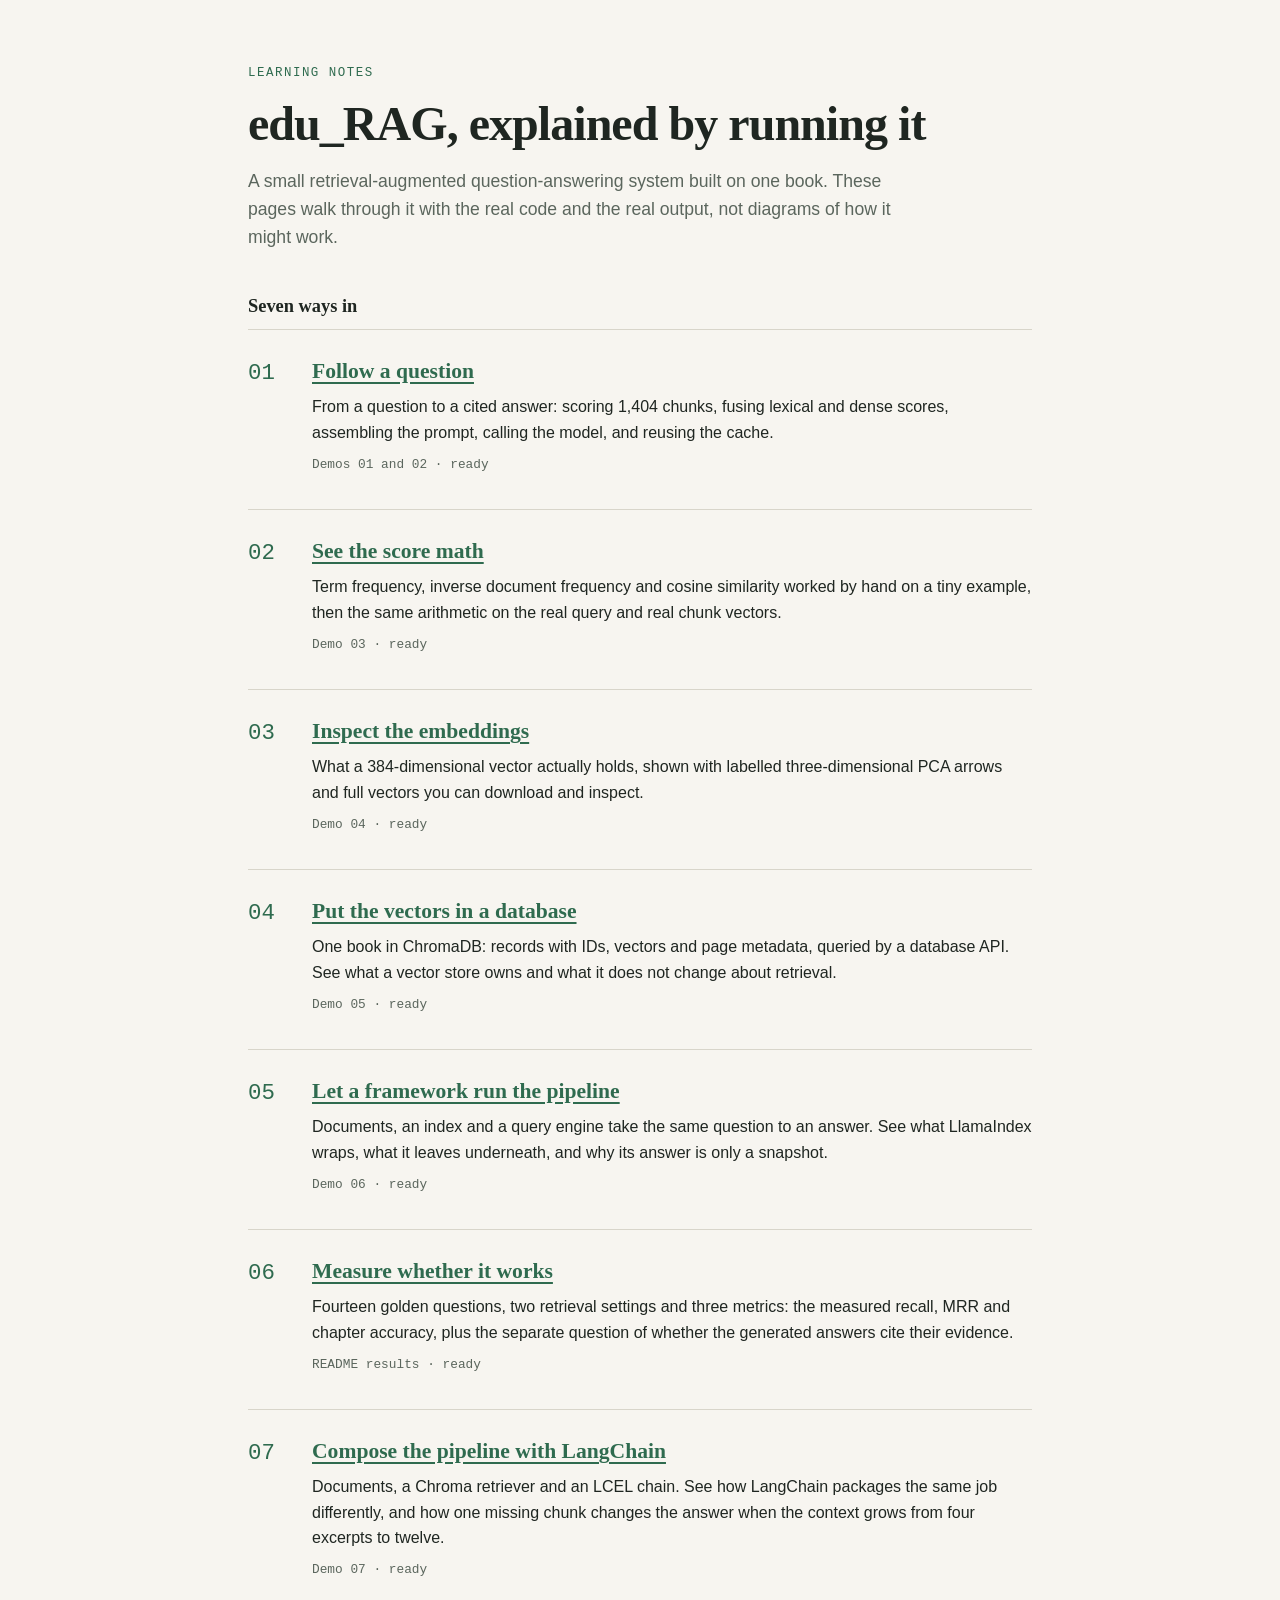
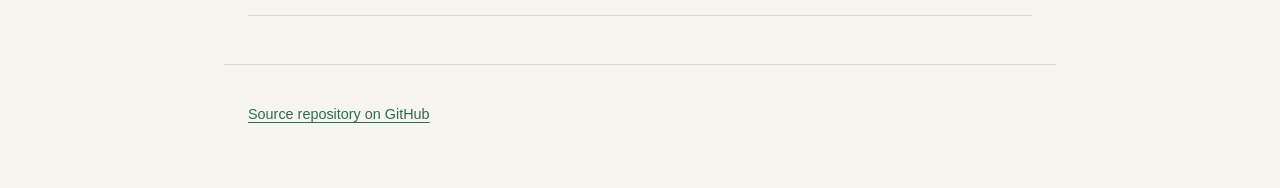
<file: docs/index.html>
<!DOCTYPE html>
<html lang="en">
<head>
  <meta charset="utf-8">
  <meta name="viewport" content="width=device-width, initial-scale=1">
  <title>edu_RAG — learning site</title>
  <link rel="stylesheet" href="style.css">
</head>
<body>
  <header class="masthead">
    <p class="eyebrow">Learning notes</p>
    <h1>edu_RAG, explained by running it</h1>
    <p class="lede">A small retrieval-augmented question-answering system built on one book. These pages walk through it with the real code and the real output, not diagrams of how it might work.</p>
  </header>

  <main>
    <h2 class="section-title">Seven ways in</h2>
    <ol class="modules">
      <li class="module">
        <span class="module-number" aria-hidden="true">01</span>
        <div class="module-body">
          <h3><a href="01-flow.html">Follow a question</a></h3>
          <p>From a question to a cited answer: scoring 1,404 chunks, fusing lexical and dense scores, assembling the prompt, calling the model, and reusing the cache.</p>
          <p class="module-meta">Demos 01 and 02 · ready</p>
        </div>
      </li>
      <li class="module">
        <span class="module-number" aria-hidden="true">02</span>
        <div class="module-body">
          <h3><a href="02-math.html">See the score math</a></h3>
          <p>Term frequency, inverse document frequency and cosine similarity worked by hand on a tiny example, then the same arithmetic on the real query and real chunk vectors.</p>
          <p class="module-meta">Demo 03 · ready</p>
        </div>
      </li>
      <li class="module">
        <span class="module-number" aria-hidden="true">03</span>
        <div class="module-body">
          <h3><a href="03-embeddings.html">Inspect the embeddings</a></h3>
          <p>What a 384-dimensional vector actually holds, shown with labelled three-dimensional PCA arrows and full vectors you can download and inspect.</p>
          <p class="module-meta">Demo 04 · ready</p>
        </div>
      </li>
      <li class="module">
        <span class="module-number" aria-hidden="true">04</span>
        <div class="module-body">
          <h3><a href="04-vector-store.html">Put the vectors in a database</a></h3>
          <p>One book in ChromaDB: records with IDs, vectors and page metadata, queried by a database API. See what a vector store owns and what it does not change about retrieval.</p>
          <p class="module-meta">Demo 05 · ready</p>
        </div>
      </li>
      <li class="module">
        <span class="module-number" aria-hidden="true">05</span>
        <div class="module-body">
          <h3><a href="05-llamaindex.html">Let a framework run the pipeline</a></h3>
          <p>Documents, an index and a query engine take the same question to an answer. See what LlamaIndex wraps, what it leaves underneath, and why its answer is only a snapshot.</p>
          <p class="module-meta">Demo 06 · ready</p>
        </div>
      </li>
      <li class="module">
        <span class="module-number" aria-hidden="true">06</span>
        <div class="module-body">
          <h3><a href="06-evaluation.html">Measure whether it works</a></h3>
          <p>Fourteen golden questions, two retrieval settings and three metrics: the measured recall, MRR and chapter accuracy, plus the separate question of whether the generated answers cite their evidence.</p>
          <p class="module-meta">README results · ready</p>
        </div>
      </li>
      <li class="module">
        <span class="module-number" aria-hidden="true">07</span>
        <div class="module-body">
          <h3><a href="07-langchain.html">Compose the pipeline with LangChain</a></h3>
          <p>Documents, a Chroma retriever and an LCEL chain. See how LangChain packages the same job differently, and how one missing chunk changes the answer when the context grows from four excerpts to twelve.</p>
          <p class="module-meta">Demo 07 · ready</p>
        </div>
      </li>
    </ol>
  </main>

  <footer class="footer">
    <p><a href="https://github.com/Santhust/edu_RAG">Source repository on GitHub</a></p>
  </footer>
</body>
</html>
</file>
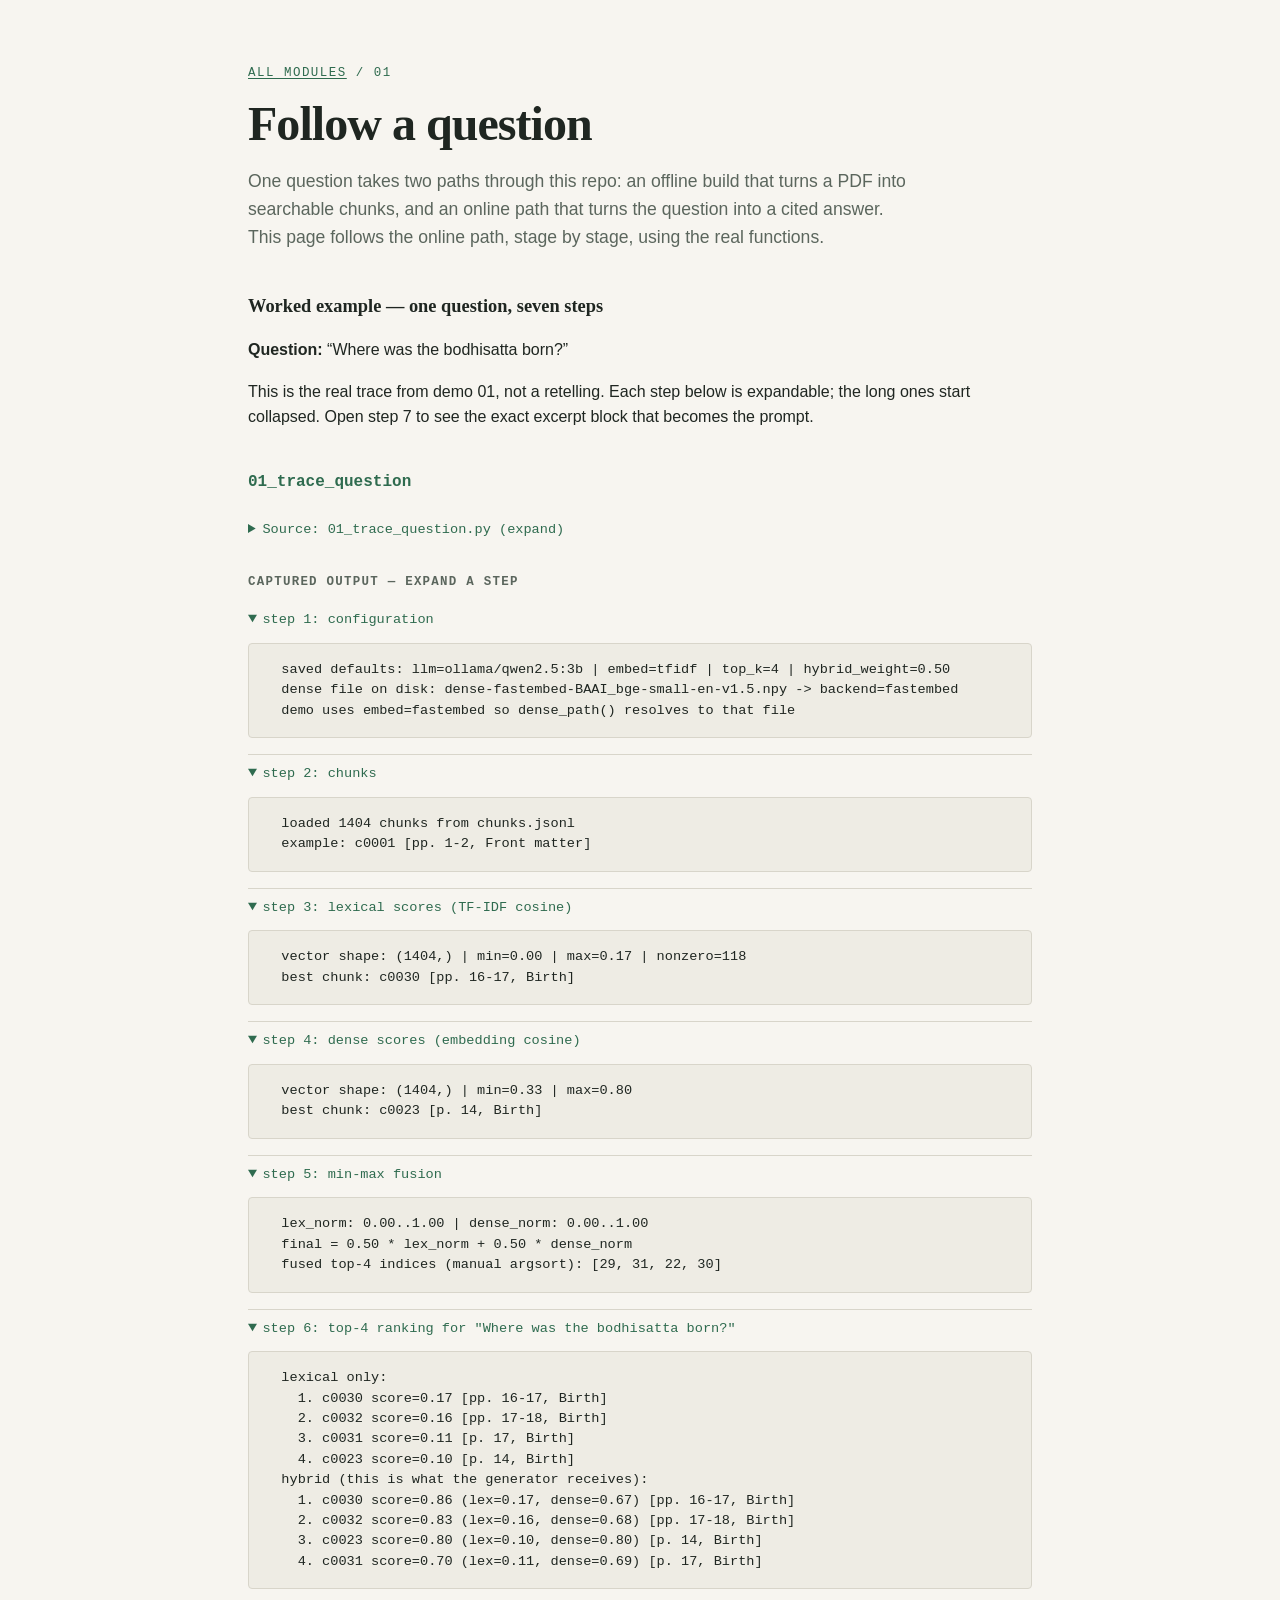
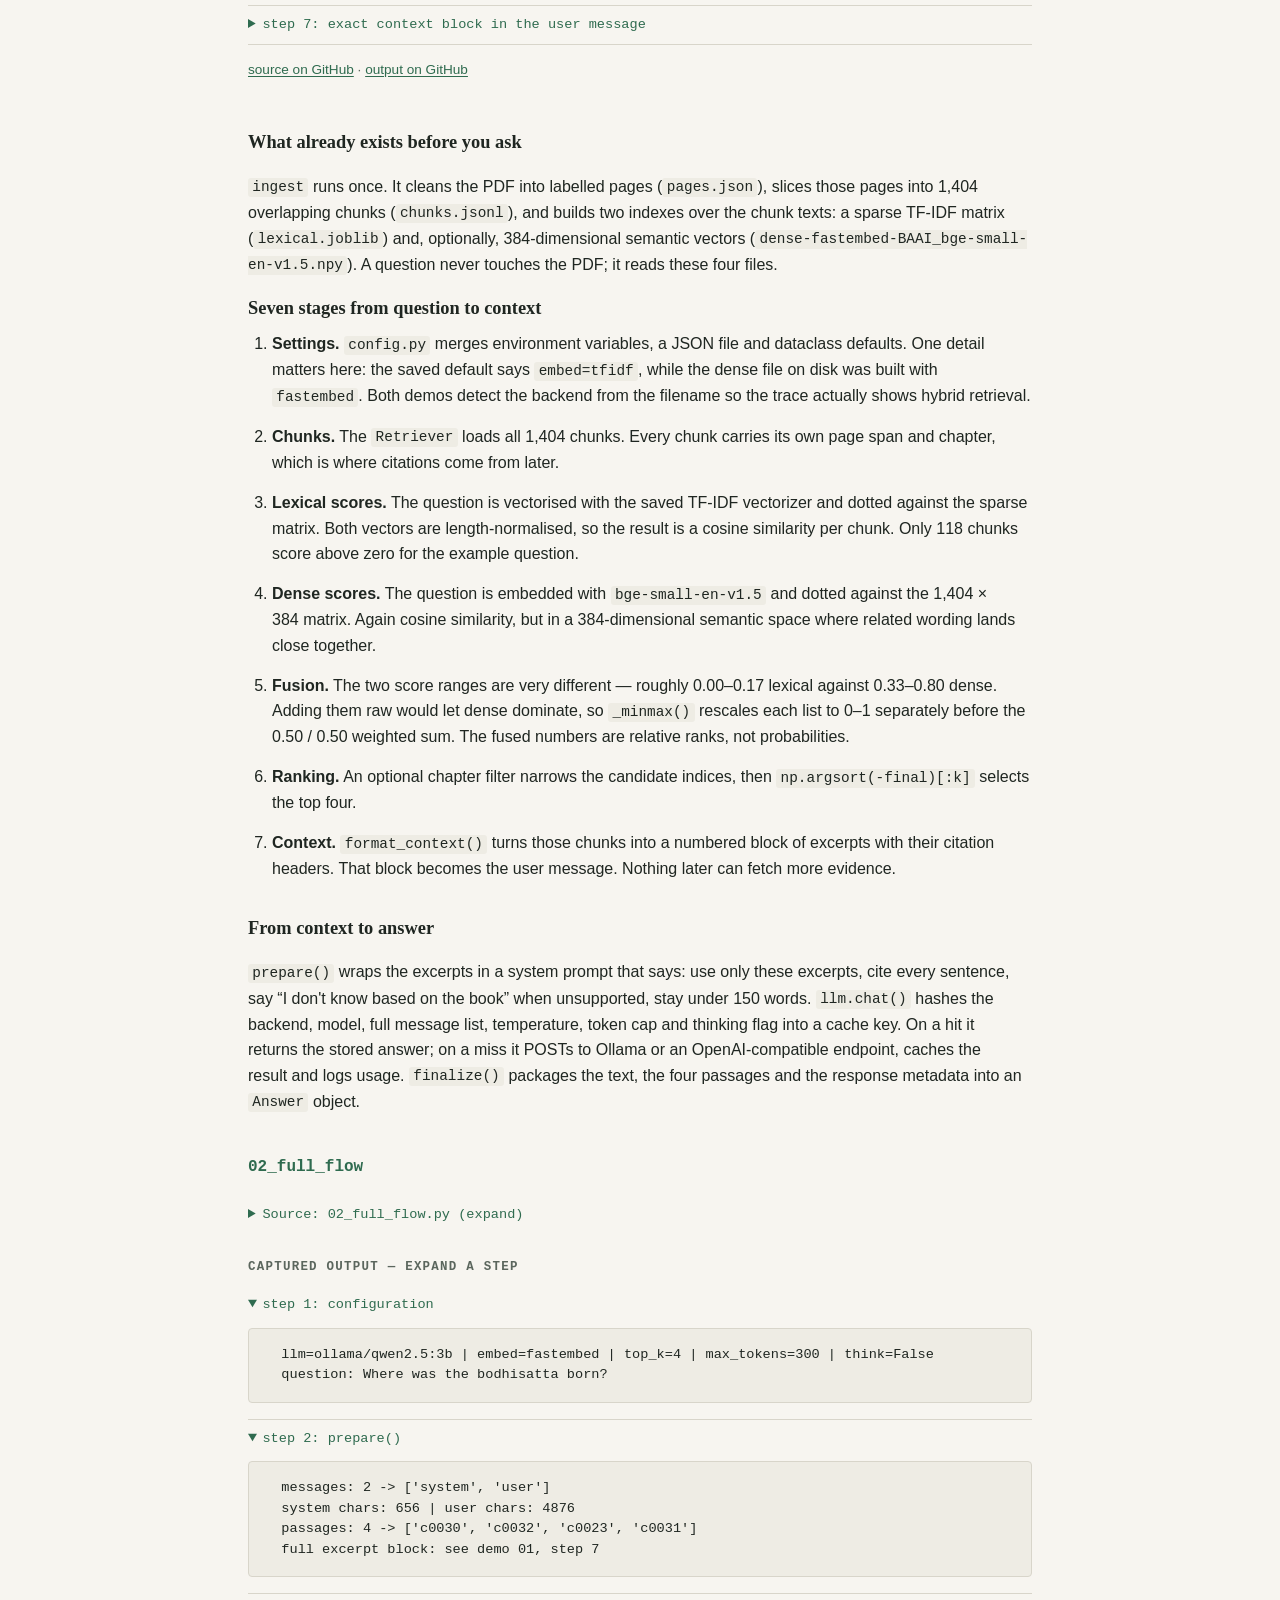
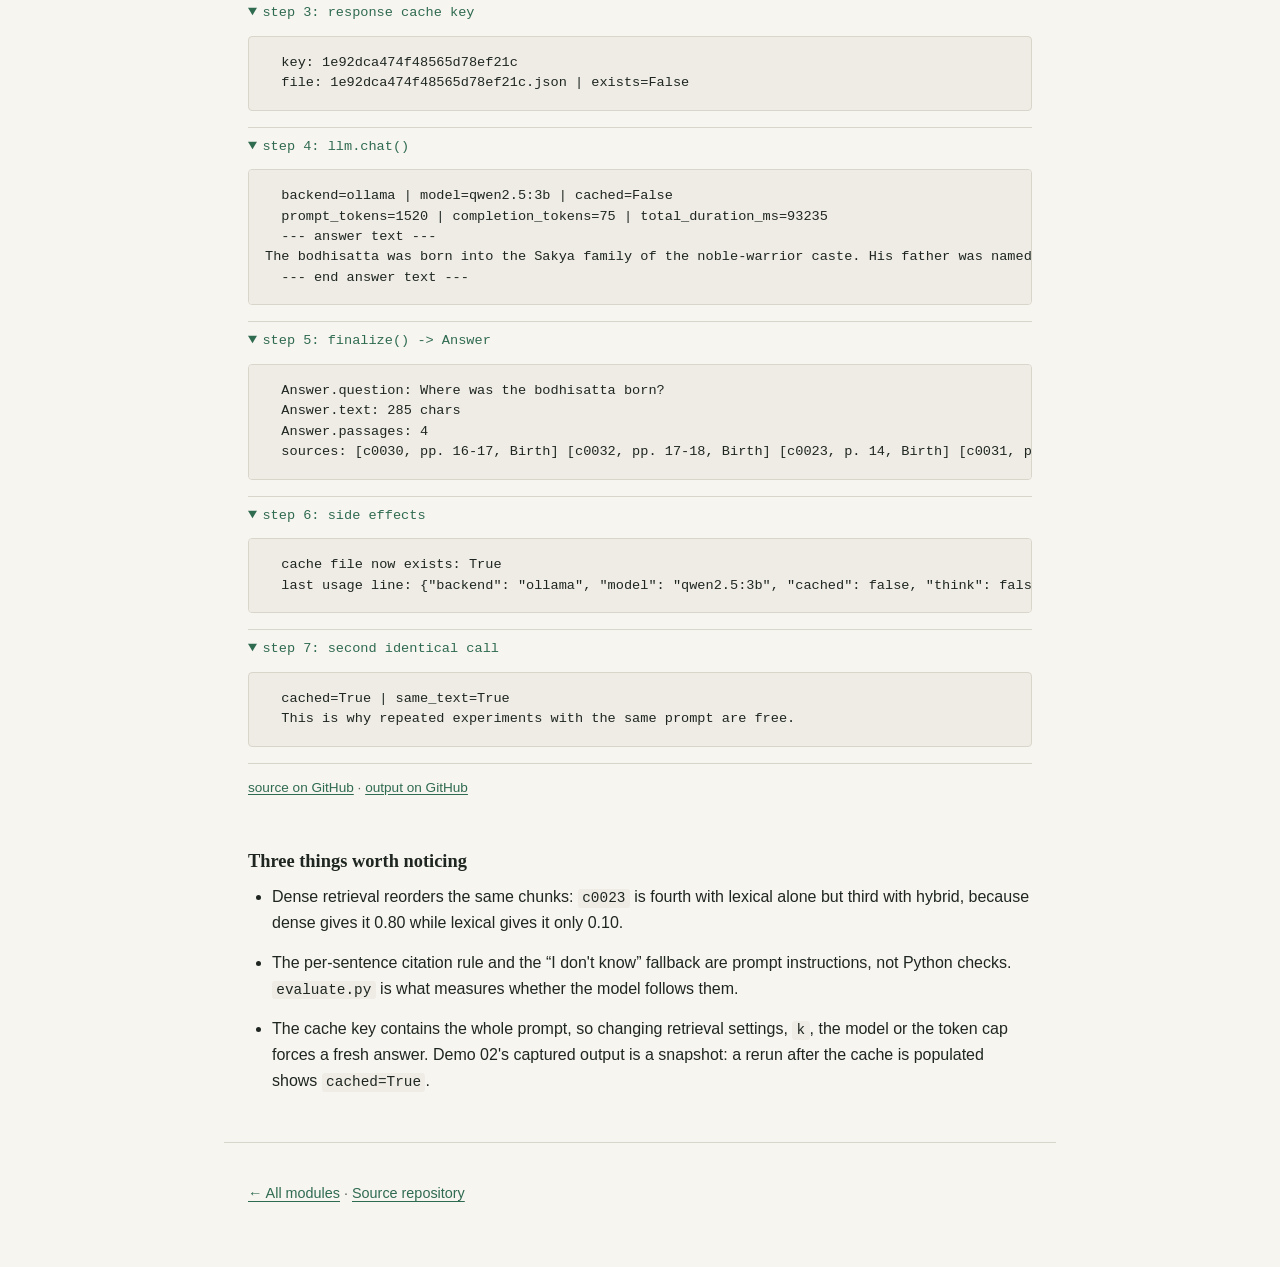
<file: docs/01-flow.html>
<!DOCTYPE html>
<html lang="en">
<head>
  <meta charset="utf-8">
  <meta name="viewport" content="width=device-width, initial-scale=1">
  <title>01 — Follow a question · edu_RAG</title>
  <link rel="stylesheet" href="style.css">
</head>
<body>
  <header class="masthead">
    <p class="eyebrow"><a href="index.html">All modules</a> / 01</p>
    <h1>Follow a question</h1>
    <p class="lede">One question takes two paths through this repo: an offline build that turns a PDF into searchable chunks, and an online path that turns the question into a cited answer. This page follows the online path, stage by stage, using the real functions.</p>
  </header>

  <main>
    <section class="demo-intro">
      <h2 class="section-title">Worked example — one question, seven steps</h2>
      <p><strong>Question:</strong> “Where was the bodhisatta born?”</p>
      <p>This is the real trace from demo 01, not a retelling. Each step below is expandable; the long ones start collapsed. Open step 7 to see the exact excerpt block that becomes the prompt.</p>
    </section>
    <section class="demo">
  <h2>01_trace_question</h2>
  <details class="demo-source">
    <summary>Source: 01_trace_question.py (expand)</summary>
    <pre><code class="language-python"><span class="tok-string">&quot;&quot;&quot;Trace one question through retrieval without calling an LLM.

Step 1: read saved Settings, then find the dense index actually on disk.
Step 2: load the chunks that every score refers back to.
Step 3: score the question with TF-IDF (sparse, lexical).
Step 4: score it with fastembed (dense, semantic) when a dense index exists.
Step 5: min-max both score lists, then fuse with hybrid_weight.
Step 6: rank top-k; print lexical-only beside the mode the generator gets.
Step 7: print the exact numbered excerpt block that becomes the user message.

Run from the repo root:
    .venv/bin/python demos/01_trace_question.py
    .venv/bin/python demos/01_trace_question.py &quot;What did Asita see?&quot;

Scores are cosine similarities rounded to 2 decimals for readability.
Fused scores are relative ranks, not probabilities. No chat model is called.
&quot;&quot;&quot;</span>

<span class="tok-keyword">import</span> sys
<span class="tok-keyword">from</span> pathlib <span class="tok-keyword">import</span> Path

sys.path.insert(<span class="tok-number">0</span>, <span class="tok-builtin">str</span>(Path(__file__).resolve().parent.parent))

<span class="tok-keyword">import</span> numpy <span class="tok-keyword">as</span> np

<span class="tok-keyword">from</span> rag.config <span class="tok-keyword">import</span> Settings
<span class="tok-keyword">from</span> rag.generate <span class="tok-keyword">import</span> SYSTEM_WITH_CONTEXT, format_context
<span class="tok-keyword">from</span> rag.index <span class="tok-keyword">import</span> DenseIndex, LexicalIndex
<span class="tok-keyword">from</span> rag.retrieve <span class="tok-keyword">import</span> Retriever, _minmax

QUESTION = sys.argv[<span class="tok-number">1</span>] <span class="tok-keyword">if</span> <span class="tok-builtin">len</span>(sys.argv) &gt; <span class="tok-number">1</span> <span class="tok-keyword">else</span> <span class="tok-string">&quot;Where was the bodhisatta born?&quot;</span>

settings = Settings.load()
<span class="tok-builtin">print</span>(<span class="tok-string">&quot;== step 1: configuration ==&quot;</span>)
<span class="tok-builtin">print</span>(
    f&quot;  saved defaults: llm={settings.llm_backend}/{settings.llm_model} | &quot;
    f&quot;embed={settings.embed_backend} | top_k={settings.top_k} | &quot;
    f&quot;hybrid_weight={settings.hybrid_weight:.2f}&quot;
)

dense_files = <span class="tok-builtin">sorted</span>(settings.index_dir.glob(<span class="tok-string">&quot;dense-*.npy&quot;</span>))
has_dense = <span class="tok-builtin">bool</span>(dense_files)
<span class="tok-keyword">if</span> has_dense:
    backend = dense_files[<span class="tok-number">0</span>].stem.removeprefix(<span class="tok-string">&quot;dense-&quot;</span>).split(<span class="tok-string">&quot;-&quot;</span>)[<span class="tok-number">0</span>]
    <span class="tok-builtin">print</span>(f&quot;  dense file on disk: {dense_files[<span class="tok-number">0</span>].name} -&gt; backend={backend}&quot;)
    settings = settings.overrides(embed_backend=backend)
    <span class="tok-builtin">print</span>(f&quot;  demo uses embed={settings.embed_backend} so dense_path() resolves to that file&quot;)
<span class="tok-keyword">else</span>:
    <span class="tok-builtin">print</span>(<span class="tok-string">&quot;  no dense-*.npy found: this demo will run lexical only&quot;</span>)

retriever = Retriever(settings)
chunks = retriever.chunks
<span class="tok-builtin">print</span>(<span class="tok-string">&quot;\n== step 2: chunks ==&quot;</span>)
<span class="tok-builtin">print</span>(f&quot;  loaded {<span class="tok-builtin">len</span>(chunks)} chunks from {settings.chunks_path.name}&quot;)
<span class="tok-builtin">print</span>(f&quot;  example: {chunks[<span class="tok-number">0</span>].<span class="tok-builtin">id</span>} [{chunks[<span class="tok-number">0</span>].citation}]&quot;)

lexical = LexicalIndex(settings).load()
lex_scores = lexical.scores(QUESTION)
best_lex = <span class="tok-builtin">int</span>(lex_scores.argmax())
<span class="tok-builtin">print</span>(<span class="tok-string">&quot;\n== step 3: lexical scores (TF-IDF cosine) ==&quot;</span>)
<span class="tok-builtin">print</span>(
    f&quot;  vector shape: {lex_scores.shape} | min={lex_scores.<span class="tok-builtin">min</span>():.2f} | &quot;
    f&quot;max={lex_scores.<span class="tok-builtin">max</span>():.2f} | nonzero={<span class="tok-builtin">int</span>((lex_scores &gt; <span class="tok-number">0</span>).<span class="tok-builtin">sum</span>())}&quot;
)
<span class="tok-builtin">print</span>(f&quot;  best chunk: {chunks[best_lex].<span class="tok-builtin">id</span>} [{chunks[best_lex].citation}]&quot;)

<span class="tok-keyword">if</span> has_dense:
    dense = DenseIndex(settings).load()
    dense_scores = dense.scores(QUESTION)
    best_dense = <span class="tok-builtin">int</span>(dense_scores.argmax())
    <span class="tok-builtin">print</span>(<span class="tok-string">&quot;\n== step 4: dense scores (embedding cosine) ==&quot;</span>)
    <span class="tok-builtin">print</span>(
        f&quot;  vector shape: {dense_scores.shape} | min={dense_scores.<span class="tok-builtin">min</span>():.2f} | &quot;
        f&quot;max={dense_scores.<span class="tok-builtin">max</span>():.2f}&quot;
    )
    <span class="tok-builtin">print</span>(f&quot;  best chunk: {chunks[best_dense].<span class="tok-builtin">id</span>} [{chunks[best_dense].citation}]&quot;)
<span class="tok-keyword">else</span>:
    dense_scores = <span class="tok-keyword">None</span>
    <span class="tok-builtin">print</span>(<span class="tok-string">&quot;\n== step 4: dense scores ==&quot;</span>)
    <span class="tok-builtin">print</span>(<span class="tok-string">&quot;  skipped: no dense index file for this embed backend&quot;</span>)

k = settings.top_k
<span class="tok-keyword">if</span> dense_scores <span class="tok-keyword">is</span> <span class="tok-keyword">None</span>:
    final = lex_scores
    <span class="tok-builtin">print</span>(<span class="tok-string">&quot;\n== step 5: no fusion; lexical scores are the final scores ==&quot;</span>)
<span class="tok-keyword">else</span>:
    lex_norm = _minmax(lex_scores)
    dense_norm = _minmax(dense_scores)
    weight = settings.hybrid_weight
    final = (<span class="tok-number">1</span> - weight) * lex_norm + weight * dense_norm
    <span class="tok-builtin">print</span>(<span class="tok-string">&quot;\n== step 5: min-max fusion ==&quot;</span>)
    <span class="tok-builtin">print</span>(
        f&quot;  lex_norm: {lex_norm.<span class="tok-builtin">min</span>():.2f}..{lex_norm.<span class="tok-builtin">max</span>():.2f} | &quot;
        f&quot;dense_norm: {dense_norm.<span class="tok-builtin">min</span>():.2f}..{dense_norm.<span class="tok-builtin">max</span>():.2f}&quot;
    )
    <span class="tok-builtin">print</span>(f&quot;  final = {<span class="tok-number">1</span> - weight:.2f} * lex_norm + {weight:.2f} * dense_norm&quot;)
<span class="tok-builtin">print</span>(f&quot;  fused top-{k} indices (manual argsort): {np.argsort(-final)[:k].tolist()}&quot;)

lexical_results = retriever.search(QUESTION, k=k, mode=<span class="tok-string">&quot;lexical&quot;</span>)
mode = <span class="tok-string">&quot;hybrid&quot;</span> <span class="tok-keyword">if</span> has_dense <span class="tok-keyword">else</span> <span class="tok-string">&quot;lexical&quot;</span>
results = retriever.search(QUESTION, k=k, mode=mode)
<span class="tok-builtin">print</span>(f&quot;\n== step 6: top-{k} ranking for \&quot;{QUESTION}\&quot; ==&quot;)
<span class="tok-builtin">print</span>(<span class="tok-string">&quot;  lexical only:&quot;</span>)
<span class="tok-keyword">for</span> rank, item <span class="tok-keyword">in</span> <span class="tok-builtin">enumerate</span>(lexical_results, start=<span class="tok-number">1</span>):
    <span class="tok-builtin">print</span>(f&quot;    {rank}. {item.chunk.<span class="tok-builtin">id</span>} score={item.score:.2f} [{item.chunk.citation}]&quot;)
<span class="tok-builtin">print</span>(f&quot;  {mode} (this is what the generator receives):&quot;)
<span class="tok-keyword">for</span> rank, item <span class="tok-keyword">in</span> <span class="tok-builtin">enumerate</span>(results, start=<span class="tok-number">1</span>):
    dense_text = <span class="tok-string">&quot;-&quot;</span> <span class="tok-keyword">if</span> item.dense <span class="tok-keyword">is</span> <span class="tok-keyword">None</span> <span class="tok-keyword">else</span> f&quot;{item.dense:.2f}&quot;
    <span class="tok-builtin">print</span>(
        f&quot;    {rank}. {item.chunk.<span class="tok-builtin">id</span>} score={item.score:.2f} &quot;
        f&quot;(lex={item.lexical:.2f}, dense={dense_text}) [{item.chunk.citation}]&quot;
    )

context = format_context(results)
user_message = f&quot;Question: {QUESTION}\n\nExcerpts:\n{context}&quot;
<span class="tok-builtin">print</span>(<span class="tok-string">&quot;\n== step 7: exact context block in the user message ==&quot;</span>)
<span class="tok-builtin">print</span>(f&quot;  system prompt: {<span class="tok-builtin">len</span>(SYSTEM_WITH_CONTEXT)} chars | user message: {<span class="tok-builtin">len</span>(user_message)} chars&quot;)
<span class="tok-builtin">print</span>(<span class="tok-string">&quot;  --- begin context ---&quot;</span>)
<span class="tok-builtin">print</span>(context)
<span class="tok-builtin">print</span>(<span class="tok-string">&quot;  --- end context ---&quot;</span>)
<span class="tok-builtin">print</span>(<span class="tok-string">&quot;  No LLM call here. llm.chat() would POST these two messages next.&quot;</span>)
</code></pre>
  </details>
  <h3>Captured output — expand a step</h3>
  <details class="trace-step" open>
  <summary>step 1: configuration</summary>
  <pre>  saved defaults: llm=ollama/qwen2.5:3b | embed=tfidf | top_k=4 | hybrid_weight=0.50
  dense file on disk: dense-fastembed-BAAI_bge-small-en-v1.5.npy -&gt; backend=fastembed
  demo uses embed=fastembed so dense_path() resolves to that file</pre>
</details>

<details class="trace-step" open>
  <summary>step 2: chunks</summary>
  <pre>  loaded 1404 chunks from chunks.jsonl
  example: c0001 [pp. 1-2, Front matter]</pre>
</details>

<details class="trace-step" open>
  <summary>step 3: lexical scores (TF-IDF cosine)</summary>
  <pre>  vector shape: (1404,) | min=0.00 | max=0.17 | nonzero=118
  best chunk: c0030 [pp. 16-17, Birth]</pre>
</details>

<details class="trace-step" open>
  <summary>step 4: dense scores (embedding cosine)</summary>
  <pre>  vector shape: (1404,) | min=0.33 | max=0.80
  best chunk: c0023 [p. 14, Birth]</pre>
</details>

<details class="trace-step" open>
  <summary>step 5: min-max fusion</summary>
  <pre>  lex_norm: 0.00..1.00 | dense_norm: 0.00..1.00
  final = 0.50 * lex_norm + 0.50 * dense_norm
  fused top-4 indices (manual argsort): [29, 31, 22, 30]</pre>
</details>

<details class="trace-step" open>
  <summary>step 6: top-4 ranking for &quot;Where was the bodhisatta born?&quot;</summary>
  <pre>  lexical only:
    1. c0030 score=0.17 [pp. 16-17, Birth]
    2. c0032 score=0.16 [pp. 17-18, Birth]
    3. c0031 score=0.11 [p. 17, Birth]
    4. c0023 score=0.10 [p. 14, Birth]
  hybrid (this is what the generator receives):
    1. c0030 score=0.86 (lex=0.17, dense=0.67) [pp. 16-17, Birth]
    2. c0032 score=0.83 (lex=0.16, dense=0.68) [pp. 17-18, Birth]
    3. c0023 score=0.80 (lex=0.10, dense=0.80) [p. 14, Birth]
    4. c0031 score=0.70 (lex=0.11, dense=0.69) [p. 17, Birth]</pre>
</details>

<details class="trace-step">
  <summary>step 7: exact context block in the user message</summary>
  <pre>  system prompt: 656 chars | user message: 4876 chars
  --- begin context ---
[1] [pp. 16-17, Birth] (section: Birth, id: c0030)
strung a blue, yellow, red, white, or beige thread. And then a man of good
eyesight, taking it in his hand, would contemplate it: “This is a beryl gem,
beautiful, radiant, eight-faceted, well cut &amp; polished, and through it is strung
a blue, yellow, red, white, or beige thread.” In the same way, when the
bodhisatta had alighted in his mother’s womb, the bodhisatta’s mother
experienced no illness. She was happy and unafflicted in body. And she saw
the bodhisatta within her womb with all his limbs and no inferior
faculties.’…
    “…‘When the bodhisatta had been born seven days, the bodhisatta’s
mother passed away and reappeared in the Tusita host.’…
    “…‘Whereas other women give birth after nurturing the fetus in the
womb between nine and ten lunar months, that’s not how the bodhisatta’s
mother gave birth to the bodhisatta. After nurturing the bodhisatta in her
womb exactly ten lunar months, the bodhisatta’s mother gave birth.’…
    “…‘Whereas other women give birth while sitting or lying down, that’s
not how the bodhisatta’s mother gave birth to the bodhisatta. The
bodhisatta’s mother gave birth to the bodhisatta while standing.’…

[2] [pp. 17-18, Birth] (section: Birth, id: c0032)
mucus, unsullied by blood, unsullied by lymph: pure, very pure.’…
    “…‘When the bodhisatta left his mother’s womb, two streams of water
appeared from the sky—one cool, the other warm—to wash the bodhisatta
and his mother.’…
    “…‘As soon as the bodhisatta was born, he stood steadily with his feet on
the ground and, facing north, took seven steps while a white parasol was
held over him. Surveying all the directions, he made a bellowing statement:
“I am the foremost of the world. I am chief of the world. I am the best of the
world.”’ …
    “In the Blessed One’s presence, lord, I have heard this, in the Blessed
One’s presence I have learned this: ‘When the bodhisatta left his mother’s
womb, a great, measureless radiance surpassing the effulgence of the devas
appeared in the cosmos with its devas, Māras, &amp; Brahmās, in this generation
with its contemplatives &amp; brahmans, its royalty &amp; common people. Even in
the intercosmic void of the unrestrained darkness, pitch-black darkness,
where even the light of the sun &amp; moon—so mighty, so powerful—doesn’t
reach, even there the great, measureless radiance surpassing the effulgence

[3] [p. 14, Birth] (section: Birth, id: c0023)
PROLOGUE

      Birth
      The bodhisatta, or Buddha-to-be, was born into the Sakya family of
   the noble-warrior caste. The Sakyan capital city, Kapilavatthu, was
   located in the northwest of the Ariyan world—the middle Ganges
   valley. 1 The following passage states that the bodhisatta’s father was a
   king (rājan), but it has to be borne in mind that this title was used not
   only by rulers who would count as “king” in the modern sense, but also
   by the oligarchs in oligarchic republics. Other passages in the Canon
   indicate that the Sakyan lands were actually organized as such a
   republic, with one of the oligarchs exercising a limited rulership over
   the others. This would mean that the bodhisatta’s father was at least a
   member of the Sakyan ruling class, and may have acted as its chief.

   “Monks, as for me in the present: My father was named King
Suddhodana. My mother, the giver of birth, was named Queen Māyā. Our
capital city was named Kapilavatthu.” — DN 14
      Although the Canon’s descriptions of the bodhisatta’s early life are
   considerably more restrained than many of the accounts found in later

[4] [p. 17, Birth] (section: Birth, id: c0031)
“…‘Whereas other women give birth while sitting or lying down, that’s
not how the bodhisatta’s mother gave birth to the bodhisatta. The
bodhisatta’s mother gave birth to the bodhisatta while standing.’…
    “…‘When the bodhisatta left his mother’s womb, devas received him rst,
and then human beings.’…
    “…‘When the bodhisatta left his mother’s womb but before he reached
the ground, four male devas received him and set him in front of his mother,
(saying,) “Be grati ed, O queen. A son of great in uence has been born to
you.”’ …
    “…‘When the bodhisatta left his mother’s womb, he left it immaculate,
unsullied by uid, unsullied by mucus, unsullied by blood, unsullied by
lymph: pure, very pure. Just as when a gemstone is placed on Kāsi cloth,
neither would the gemstone sully the cloth, nor the cloth the gemstone. Why
is that? Because of the purity of both. In the same way, when the bodhisatta
left his mother’s womb, he left it immaculate, unsullied by uid, unsullied by
mucus, unsullied by blood, unsullied by lymph: pure, very pure.’…
    “…‘When the bodhisatta left his mother’s womb, two streams of water
appeared from the sky—one cool, the other warm—to wash the bodhisatta
  --- end context ---
  No LLM call here. llm.chat() would POST these two messages next.</pre>
</details>

  <p class="demo-links"><a href="https://github.com/Santhust/edu_RAG/blob/main/demos/01_trace_question.py">source on GitHub</a> · <a href="https://github.com/Santhust/edu_RAG/blob/main/demos/01_trace_question.txt">output on GitHub</a></p>
</section>


    <h2 class="section-title">What already exists before you ask</h2>
    <p><code>ingest</code> runs once. It cleans the PDF into labelled pages (<code>pages.json</code>), slices those pages into 1,404 overlapping chunks (<code>chunks.jsonl</code>), and builds two indexes over the chunk texts: a sparse TF-IDF matrix (<code>lexical.joblib</code>) and, optionally, 384-dimensional semantic vectors (<code>dense-fastembed-BAAI_bge-small-en-v1.5.npy</code>). A question never touches the PDF; it reads these four files.</p>

    <h2 class="section-title">Seven stages from question to context</h2>
    <ol class="stages">
      <li><strong>Settings.</strong> <code>config.py</code> merges environment variables, a JSON file and dataclass defaults. One detail matters here: the saved default says <code>embed=tfidf</code>, while the dense file on disk was built with <code>fastembed</code>. Both demos detect the backend from the filename so the trace actually shows hybrid retrieval.</li>
      <li><strong>Chunks.</strong> The <code>Retriever</code> loads all 1,404 chunks. Every chunk carries its own page span and chapter, which is where citations come from later.</li>
      <li><strong>Lexical scores.</strong> The question is vectorised with the saved TF-IDF vectorizer and dotted against the sparse matrix. Both vectors are length-normalised, so the result is a cosine similarity per chunk. Only 118 chunks score above zero for the example question.</li>
      <li><strong>Dense scores.</strong> The question is embedded with <code>bge-small-en-v1.5</code> and dotted against the 1,404 × 384 matrix. Again cosine similarity, but in a 384-dimensional semantic space where related wording lands close together.</li>
      <li><strong>Fusion.</strong> The two score ranges are very different — roughly 0.00–0.17 lexical against 0.33–0.80 dense. Adding them raw would let dense dominate, so <code>_minmax()</code> rescales each list to 0–1 separately before the 0.50 / 0.50 weighted sum. The fused numbers are relative ranks, not probabilities.</li>
      <li><strong>Ranking.</strong> An optional chapter filter narrows the candidate indices, then <code>np.argsort(-final)[:k]</code> selects the top four.</li>
      <li><strong>Context.</strong> <code>format_context()</code> turns those chunks into a numbered block of excerpts with their citation headers. That block becomes the user message. Nothing later can fetch more evidence.</li>
    </ol>

    <section class="demo-intro">
      <h2 class="section-title">From context to answer</h2>
      <p><code>prepare()</code> wraps the excerpts in a system prompt that says: use only these excerpts, cite every sentence, say “I don't know based on the book” when unsupported, stay under 150 words. <code>llm.chat()</code> hashes the backend, model, full message list, temperature, token cap and thinking flag into a cache key. On a hit it returns the stored answer; on a miss it POSTs to Ollama or an OpenAI-compatible endpoint, caches the result and logs usage. <code>finalize()</code> packages the text, the four passages and the response metadata into an <code>Answer</code> object.</p>
    </section>
    <section class="demo">
  <h2>02_full_flow</h2>
  <details class="demo-source">
    <summary>Source: 02_full_flow.py (expand)</summary>
    <pre><code class="language-python"><span class="tok-string">&quot;&quot;&quot;Follow one question all the way to an Answer object, LLM call included.

Step 1: load Settings and detect the dense backend, as in demo 01.
Step 2: prepare() -&gt; messages + passages; the retrieval-to-generation hand-off.
Step 3: compute the response-cache key and report hit or miss.
Step 4: llm.chat() -&gt; the real HTTP call to Ollama (or an OpenAI-compatible API).
Step 5: finalize() -&gt; Answer; print its fields and sources.
Step 6: show the side effects: cache file and the usage log line.
Step 7: call llm.chat() again to demonstrate the free cache hit.

Run from the repo root:
    .venv/bin/python demos/02_full_flow.py
    .venv/bin/python demos/02_full_flow.py &quot;What did Asita see?&quot;

The .txt beside this file is a snapshot: answer text depends on the model
and on cache state, so a rerun after a cache miss will differ. The demo caps
max_tokens at 300 to keep the CPU-only run short; that also changes the cache
key, so this entry is separate from a normal `ask`. Numbers print at 2 decimals.
&quot;&quot;&quot;</span>

<span class="tok-keyword">import</span> sys
<span class="tok-keyword">from</span> pathlib <span class="tok-keyword">import</span> Path

sys.path.insert(<span class="tok-number">0</span>, <span class="tok-builtin">str</span>(Path(__file__).resolve().parent.parent))

<span class="tok-keyword">from</span> rag <span class="tok-keyword">import</span> llm
<span class="tok-keyword">from</span> rag.config <span class="tok-keyword">import</span> Settings
<span class="tok-keyword">from</span> rag.generate <span class="tok-keyword">import</span> finalize, prepare
<span class="tok-keyword">from</span> rag.retrieve <span class="tok-keyword">import</span> Retriever

QUESTION = sys.argv[<span class="tok-number">1</span>] <span class="tok-keyword">if</span> <span class="tok-builtin">len</span>(sys.argv) &gt; <span class="tok-number">1</span> <span class="tok-keyword">else</span> <span class="tok-string">&quot;Where was the bodhisatta born?&quot;</span>

settings = Settings.load()
dense_files = <span class="tok-builtin">sorted</span>(settings.index_dir.glob(<span class="tok-string">&quot;dense-*.npy&quot;</span>))
<span class="tok-keyword">if</span> dense_files:
    backend = dense_files[<span class="tok-number">0</span>].stem.removeprefix(<span class="tok-string">&quot;dense-&quot;</span>).split(<span class="tok-string">&quot;-&quot;</span>)[<span class="tok-number">0</span>]
    settings = settings.overrides(embed_backend=backend, max_tokens=<span class="tok-number">300</span>)

<span class="tok-builtin">print</span>(<span class="tok-string">&quot;== step 1: configuration ==&quot;</span>)
<span class="tok-builtin">print</span>(
    f&quot;  llm={settings.llm_backend}/{settings.llm_model} | &quot;
    f&quot;embed={settings.embed_backend} | top_k={settings.top_k} | &quot;
    f&quot;max_tokens={settings.max_tokens} | think={settings.think}&quot;
)
<span class="tok-builtin">print</span>(f&quot;  question: {QUESTION}&quot;)

retriever = Retriever(settings)
messages, passages = prepare(QUESTION, retriever, settings)
<span class="tok-builtin">print</span>(<span class="tok-string">&quot;\n== step 2: prepare() ==&quot;</span>)
<span class="tok-builtin">print</span>(f&quot;  messages: {<span class="tok-builtin">len</span>(messages)} -&gt; {[m[<span class="tok-string">&#x27;role&#x27;</span>] <span class="tok-keyword">for</span> m <span class="tok-keyword">in</span> messages]}&quot;)
<span class="tok-builtin">print</span>(
    f&quot;  system chars: {<span class="tok-builtin">len</span>(messages[<span class="tok-number">0</span>][<span class="tok-string">&#x27;content&#x27;</span>])} | &quot;
    f&quot;user chars: {<span class="tok-builtin">len</span>(messages[<span class="tok-number">1</span>][<span class="tok-string">&#x27;content&#x27;</span>])}&quot;
)
<span class="tok-builtin">print</span>(f&quot;  passages: {<span class="tok-builtin">len</span>(passages)} -&gt; {[p.chunk.<span class="tok-builtin">id</span> <span class="tok-keyword">for</span> p <span class="tok-keyword">in</span> passages]}&quot;)
<span class="tok-builtin">print</span>(<span class="tok-string">&quot;  full excerpt block: see demo 01, step 7&quot;</span>)

key = llm._cache_key(settings, messages)
cache_file = llm._cache_file(settings, key)
<span class="tok-builtin">print</span>(<span class="tok-string">&quot;\n== step 3: response cache key ==&quot;</span>)
<span class="tok-builtin">print</span>(f&quot;  key: {key}&quot;)
<span class="tok-builtin">print</span>(f&quot;  file: {cache_file.name} | exists={cache_file.exists()}&quot;)

<span class="tok-builtin">print</span>(<span class="tok-string">&quot;\n== step 4: llm.chat() ==&quot;</span>)
response = llm.chat(settings, messages)
<span class="tok-keyword">assert</span> <span class="tok-builtin">isinstance</span>(response, llm.LLMResponse)  <span class="tok-comment"># stream=False returns LLMResponse, not deltas</span>
usage = response.usage
<span class="tok-builtin">print</span>(
    f&quot;  backend={response.backend} | model={response.model} | &quot;
    f&quot;cached={response.cached}&quot;
)
<span class="tok-builtin">print</span>(
    f&quot;  prompt_tokens={usage.get(<span class="tok-string">&#x27;prompt_tokens&#x27;</span>, <span class="tok-number">0</span>)} | &quot;
    f&quot;completion_tokens={usage.get(<span class="tok-string">&#x27;completion_tokens&#x27;</span>, <span class="tok-number">0</span>)} | &quot;
    f&quot;total_duration_ms={usage.get(<span class="tok-string">&#x27;total_duration_ms&#x27;</span>, <span class="tok-number">0</span>)}&quot;
)
<span class="tok-builtin">print</span>(<span class="tok-string">&quot;  --- answer text ---&quot;</span>)
<span class="tok-builtin">print</span>(response.text)
<span class="tok-builtin">print</span>(<span class="tok-string">&quot;  --- end answer text ---&quot;</span>)

result = finalize(QUESTION, response.text, passages, response)
<span class="tok-builtin">print</span>(<span class="tok-string">&quot;\n== step 5: finalize() -&gt; Answer ==&quot;</span>)
<span class="tok-builtin">print</span>(f&quot;  Answer.question: {result.question}&quot;)
<span class="tok-builtin">print</span>(f&quot;  Answer.text: {<span class="tok-builtin">len</span>(result.text)} chars&quot;)
<span class="tok-builtin">print</span>(f&quot;  Answer.passages: {<span class="tok-builtin">len</span>(result.passages)}&quot;)
<span class="tok-builtin">print</span>(<span class="tok-string">&quot;  sources: &quot;</span> + <span class="tok-string">&quot; &quot;</span>.join(f&quot;[{p.chunk.<span class="tok-builtin">id</span>}, {p.chunk.citation}]&quot; <span class="tok-keyword">for</span> p <span class="tok-keyword">in</span> result.passages))

<span class="tok-builtin">print</span>(<span class="tok-string">&quot;\n== step 6: side effects ==&quot;</span>)
<span class="tok-builtin">print</span>(f&quot;  cache file now exists: {cache_file.exists()}&quot;)
usage_path = settings.cache_dir / <span class="tok-string">&quot;usage.jsonl&quot;</span>
last_line = usage_path.read_text(encoding=<span class="tok-string">&quot;utf-8&quot;</span>).splitlines()[-<span class="tok-number">1</span>]
<span class="tok-builtin">print</span>(f&quot;  last usage line: {last_line}&quot;)
<span class="tok-keyword">if</span> response.cached:
    <span class="tok-builtin">print</span>(<span class="tok-string">&quot;  cached responses skip usage logging; that line is from an earlier call&quot;</span>)

again = llm.chat(settings, messages)
<span class="tok-keyword">assert</span> <span class="tok-builtin">isinstance</span>(again, llm.LLMResponse)
<span class="tok-builtin">print</span>(<span class="tok-string">&quot;\n== step 7: second identical call ==&quot;</span>)
<span class="tok-builtin">print</span>(f&quot;  cached={again.cached} | same_text={again.text == response.text}&quot;)
<span class="tok-builtin">print</span>(<span class="tok-string">&quot;  This is why repeated experiments with the same prompt are free.&quot;</span>)
</code></pre>
  </details>
  <h3>Captured output — expand a step</h3>
  <details class="trace-step" open>
  <summary>step 1: configuration</summary>
  <pre>  llm=ollama/qwen2.5:3b | embed=fastembed | top_k=4 | max_tokens=300 | think=False
  question: Where was the bodhisatta born?</pre>
</details>

<details class="trace-step" open>
  <summary>step 2: prepare()</summary>
  <pre>  messages: 2 -&gt; [&#x27;system&#x27;, &#x27;user&#x27;]
  system chars: 656 | user chars: 4876
  passages: 4 -&gt; [&#x27;c0030&#x27;, &#x27;c0032&#x27;, &#x27;c0023&#x27;, &#x27;c0031&#x27;]
  full excerpt block: see demo 01, step 7</pre>
</details>

<details class="trace-step" open>
  <summary>step 3: response cache key</summary>
  <pre>  key: 1e92dca474f48565d78ef21c
  file: 1e92dca474f48565d78ef21c.json | exists=False</pre>
</details>

<details class="trace-step" open>
  <summary>step 4: llm.chat()</summary>
  <pre>  backend=ollama | model=qwen2.5:3b | cached=False
  prompt_tokens=1520 | completion_tokens=75 | total_duration_ms=93235
  --- answer text ---
The bodhisatta was born into the Sakya family of the noble-warrior caste. His father was named King Suddhodana and his mother was named Queen Maya. The capital city of their lineage was Kapilavatthu, located in the northwest of the Ariyan world—the middle Ganges valley. [p. 14, Birth]
  --- end answer text ---</pre>
</details>

<details class="trace-step" open>
  <summary>step 5: finalize() -&gt; Answer</summary>
  <pre>  Answer.question: Where was the bodhisatta born?
  Answer.text: 285 chars
  Answer.passages: 4
  sources: [c0030, pp. 16-17, Birth] [c0032, pp. 17-18, Birth] [c0023, p. 14, Birth] [c0031, p. 17, Birth]</pre>
</details>

<details class="trace-step" open>
  <summary>step 6: side effects</summary>
  <pre>  cache file now exists: True
  last usage line: {&quot;backend&quot;: &quot;ollama&quot;, &quot;model&quot;: &quot;qwen2.5:3b&quot;, &quot;cached&quot;: false, &quot;think&quot;: false, &quot;prompt_tokens&quot;: 1520, &quot;completion_tokens&quot;: 75, &quot;total_duration_ms&quot;: 93235}</pre>
</details>

<details class="trace-step" open>
  <summary>step 7: second identical call</summary>
  <pre>  cached=True | same_text=True
  This is why repeated experiments with the same prompt are free.</pre>
</details>

  <p class="demo-links"><a href="https://github.com/Santhust/edu_RAG/blob/main/demos/02_full_flow.py">source on GitHub</a> · <a href="https://github.com/Santhust/edu_RAG/blob/main/demos/02_full_flow.txt">output on GitHub</a></p>
</section>


    <h2 class="section-title">Three things worth noticing</h2>
    <ul class="observations">
      <li>Dense retrieval reorders the same chunks: <code>c0023</code> is fourth with lexical alone but third with hybrid, because dense gives it 0.80 while lexical gives it only 0.10.</li>
      <li>The per-sentence citation rule and the “I don't know” fallback are prompt instructions, not Python checks. <code>evaluate.py</code> is what measures whether the model follows them.</li>
      <li>The cache key contains the whole prompt, so changing retrieval settings, <code>k</code>, the model or the token cap forces a fresh answer. Demo 02's captured output is a snapshot: a rerun after the cache is populated shows <code>cached=True</code>.</li>
    </ul>
  </main>

  <footer class="footer">
    <p><a href="index.html">← All modules</a> · <a href="https://github.com/Santhust/edu_RAG">Source repository</a></p>
  </footer>
</body>
</html>
</file>
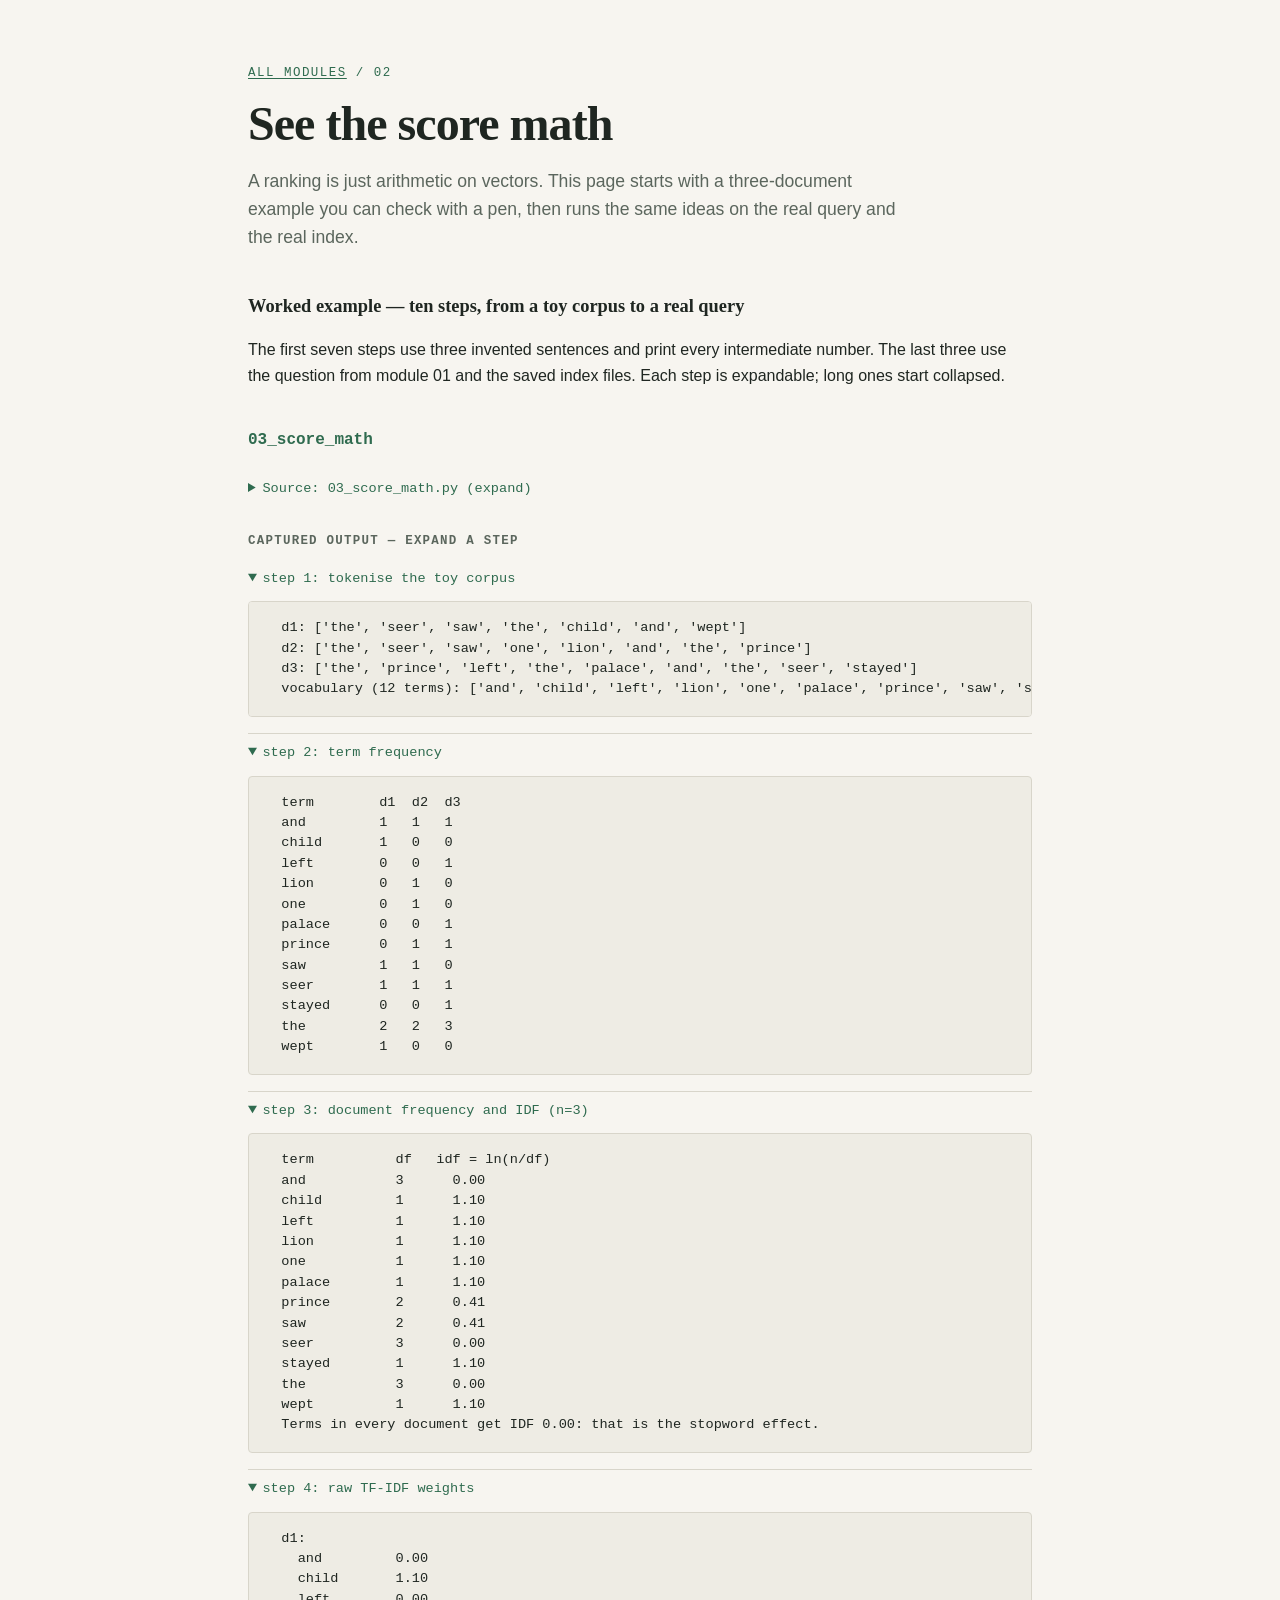
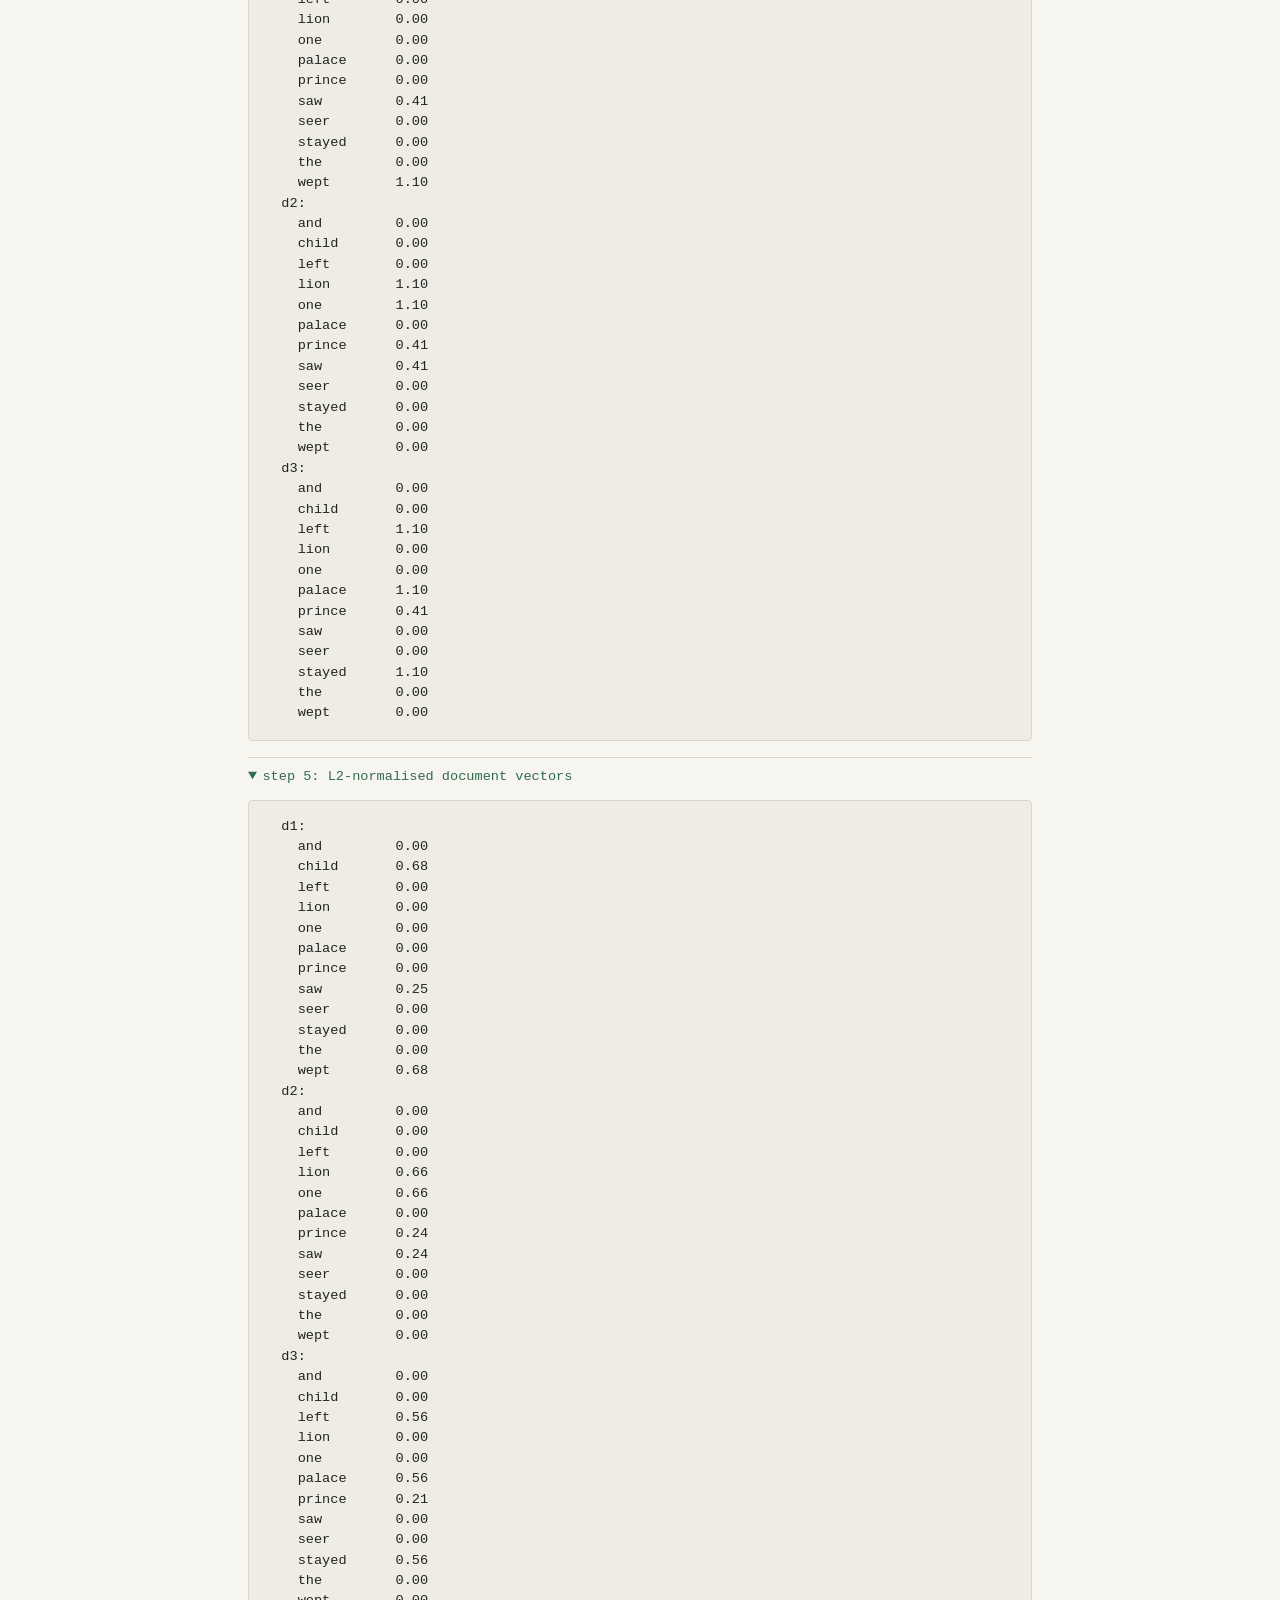
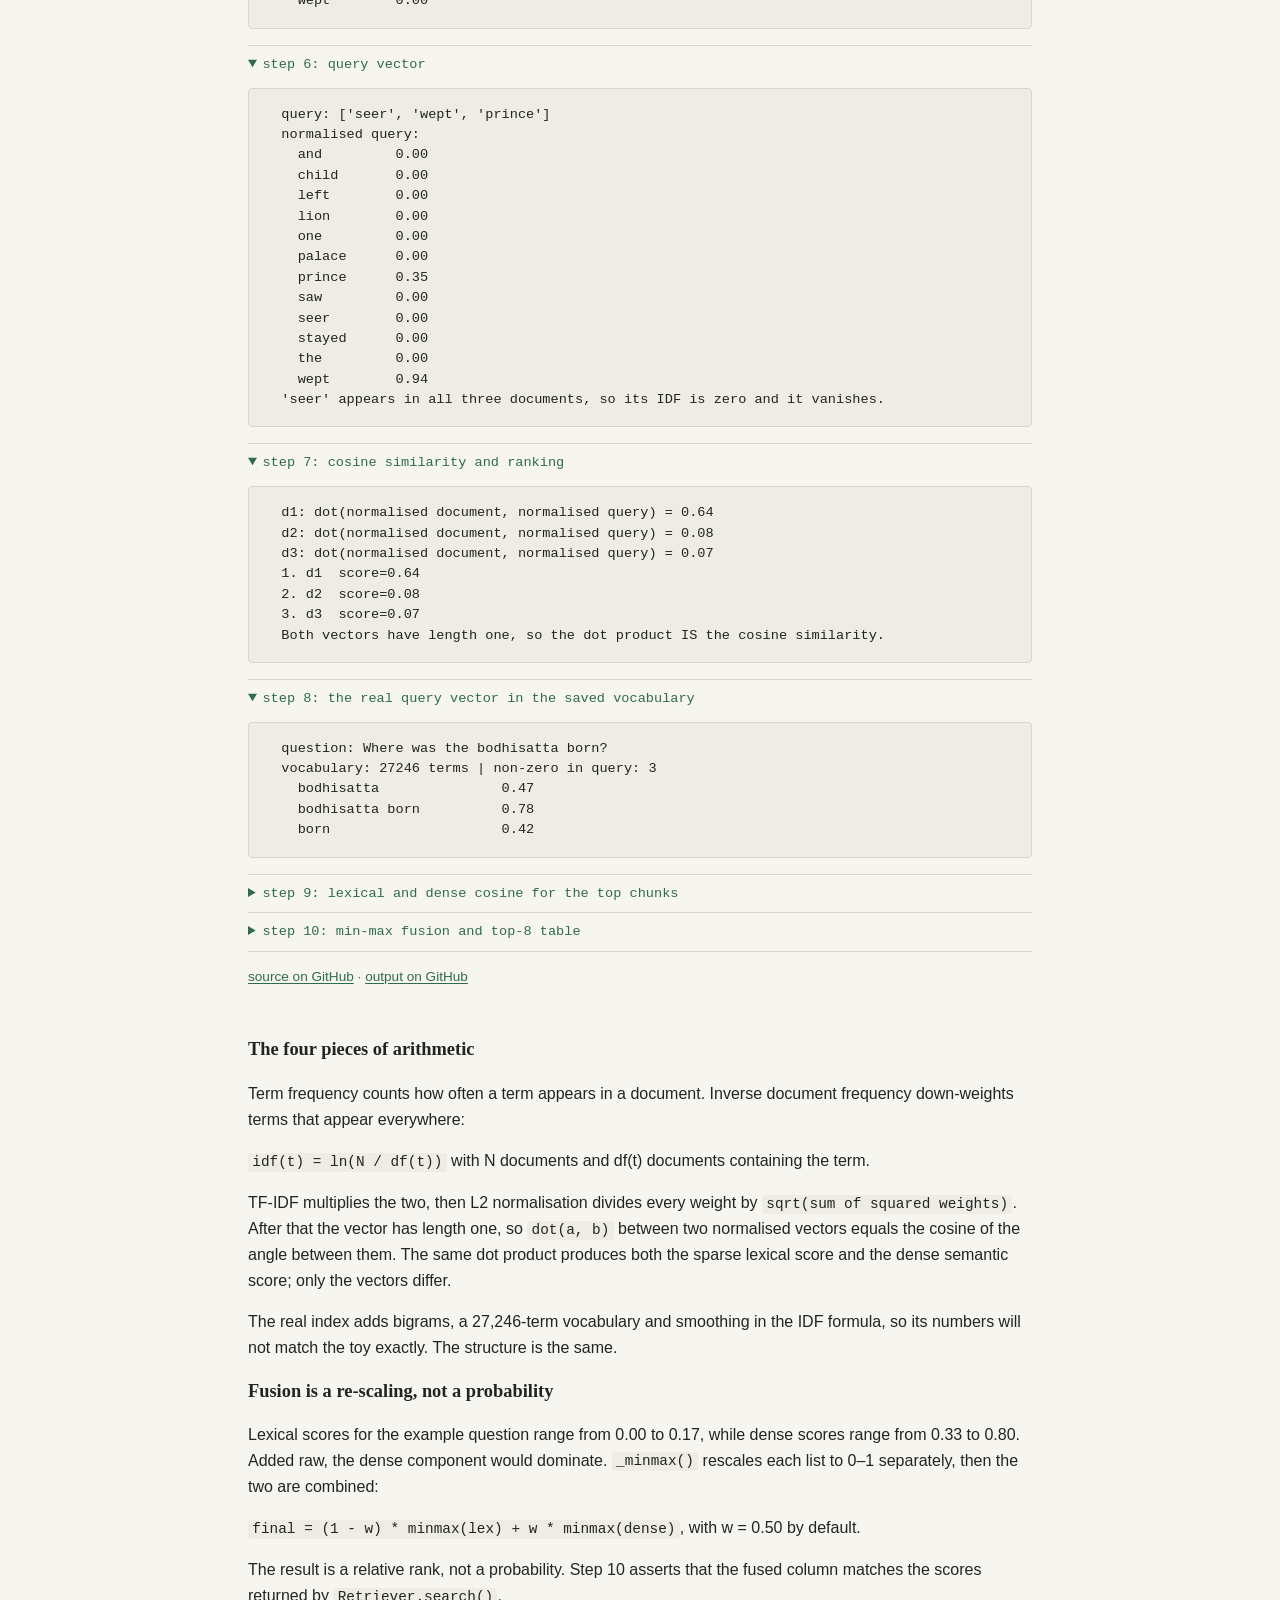
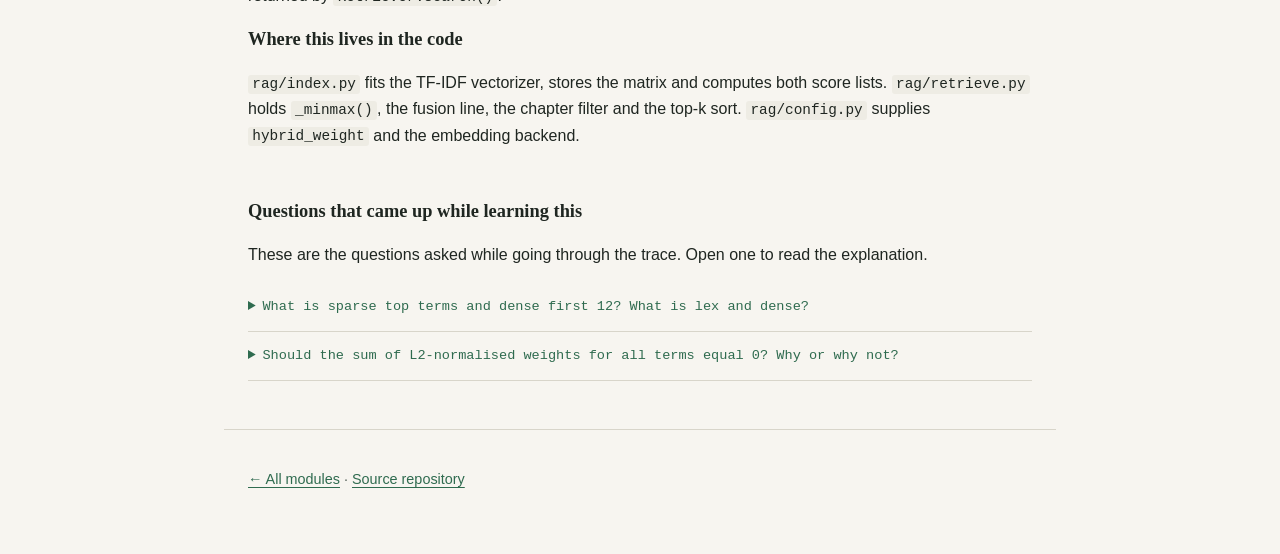
<file: docs/02-math.html>
<!DOCTYPE html>
<html lang="en">
<head>
  <meta charset="utf-8">
  <meta name="viewport" content="width=device-width, initial-scale=1">
  <title>02 — See the score math · edu_RAG</title>
  <link rel="stylesheet" href="style.css">
</head>
<body>
  <header class="masthead">
    <p class="eyebrow"><a href="index.html">All modules</a> / 02</p>
    <h1>See the score math</h1>
    <p class="lede">A ranking is just arithmetic on vectors. This page starts with a three-document example you can check with a pen, then runs the same ideas on the real query and the real index.</p>
  </header>

  <main>
    <section class="demo-intro">
      <h2 class="section-title">Worked example — ten steps, from a toy corpus to a real query</h2>
      <p>The first seven steps use three invented sentences and print every intermediate number. The last three use the question from module 01 and the saved index files. Each step is expandable; long ones start collapsed.</p>
    </section>
    <section class="demo">
  <h2>03_score_math</h2>
  <details class="demo-source">
    <summary>Source: 03_score_math.py (expand)</summary>
    <pre><code class="language-python"><span class="tok-string">&quot;&quot;&quot;Work TF-IDF and cosine similarity by hand on a three-document toy corpus.

Step 1: tokenise the tiny corpus.
Step 2: count term frequency in each document.
Step 3: compute document frequency and IDF for every term.
Step 4: multiply TF by IDF to get raw weights.
Step 5: L2-normalise each document vector.
Step 6: build and normalise the query vector the same way.
Step 7: dot product equals cosine similarity; rank the documents.
Step 8: inspect the real query vector in the saved TF-IDF vocabulary.
Step 9: compare lexical and dense cosine scores for top chunks.
Step 10: fuse with min-max scaling and print a top-8 score table.

Run from the repo root:
    .venv/bin/python demos/03_score_math.py

The toy uses plain ln(n/df); the real vectorizer in rag/index.py adds
smoothing. Steps 8-10 need the index files and the fastembed model in the
local cache, but make no chat request. All numbers print at 2 decimals.
&quot;&quot;&quot;</span>

<span class="tok-keyword">import</span> math
<span class="tok-keyword">import</span> sys
<span class="tok-keyword">from</span> collections <span class="tok-keyword">import</span> Counter
<span class="tok-keyword">from</span> pathlib <span class="tok-keyword">import</span> Path

sys.path.insert(<span class="tok-number">0</span>, <span class="tok-builtin">str</span>(Path(__file__).resolve().parent.parent))

<span class="tok-keyword">import</span> numpy <span class="tok-keyword">as</span> np

<span class="tok-keyword">from</span> rag.config <span class="tok-keyword">import</span> Settings
<span class="tok-keyword">from</span> rag.index <span class="tok-keyword">import</span> DenseIndex, LexicalIndex
<span class="tok-keyword">from</span> rag.retrieve <span class="tok-keyword">import</span> Retriever, _minmax

DOCS = {
    <span class="tok-string">&quot;d1&quot;</span>: <span class="tok-string">&quot;the seer saw the child and wept&quot;</span>,
    <span class="tok-string">&quot;d2&quot;</span>: <span class="tok-string">&quot;the seer saw one lion and the prince&quot;</span>,
    <span class="tok-string">&quot;d3&quot;</span>: <span class="tok-string">&quot;the prince left the palace and the seer stayed&quot;</span>,
}
QUERY = <span class="tok-string">&quot;seer wept prince&quot;</span>


<span class="tok-keyword">def</span> <span class="tok-def">tokenize</span>(text: <span class="tok-builtin">str</span>) -&gt; <span class="tok-builtin">list</span>[<span class="tok-builtin">str</span>]:
    <span class="tok-string">&quot;&quot;&quot;Split text into lowercase word tokens.

    Args:
        text: a short string of prose.

    Returns:
        One lowercase token per word.
    &quot;&quot;&quot;</span>
    <span class="tok-keyword">return</span> text.lower().split()


<span class="tok-keyword">def</span> <span class="tok-def">show_vector</span>(title: <span class="tok-builtin">str</span>, vector: <span class="tok-builtin">dict</span>[<span class="tok-builtin">str</span>, <span class="tok-builtin">float</span>], terms: <span class="tok-builtin">list</span>[<span class="tok-builtin">str</span>]) -&gt; <span class="tok-keyword">None</span>:
    <span class="tok-string">&quot;&quot;&quot;Print a full vector, one term per line.

    Args:
        title: heading for the block.
        vector: term-to-weight mapping.
        terms: ordered term list so the columns line up.

    Returns:
        Nothing; prints to stdout.
    &quot;&quot;&quot;</span>
    <span class="tok-builtin">print</span>(f&quot;  {title}&quot;)
    <span class="tok-keyword">for</span> term <span class="tok-keyword">in</span> terms:
        <span class="tok-builtin">print</span>(f&quot;    {term:&lt;9} {vector[term]:&gt;6.2f}&quot;)


tokens = {name: tokenize(text) <span class="tok-keyword">for</span> name, text <span class="tok-keyword">in</span> DOCS.items()}
all_terms = <span class="tok-builtin">sorted</span>({term <span class="tok-keyword">for</span> values <span class="tok-keyword">in</span> tokens.values() <span class="tok-keyword">for</span> term <span class="tok-keyword">in</span> values})
<span class="tok-builtin">print</span>(<span class="tok-string">&quot;== step 1: tokenise the toy corpus ==&quot;</span>)
<span class="tok-keyword">for</span> name, values <span class="tok-keyword">in</span> tokens.items():
    <span class="tok-builtin">print</span>(f&quot;  {name}: {values}&quot;)
<span class="tok-builtin">print</span>(f&quot;  vocabulary ({<span class="tok-builtin">len</span>(all_terms)} terms): {all_terms}&quot;)

tf = {name: Counter(values) <span class="tok-keyword">for</span> name, values <span class="tok-keyword">in</span> tokens.items()}
<span class="tok-builtin">print</span>(<span class="tok-string">&quot;\n== step 2: term frequency ==&quot;</span>)
<span class="tok-builtin">print</span>(<span class="tok-string">&quot;  term        d1  d2  d3&quot;</span>)
<span class="tok-keyword">for</span> term <span class="tok-keyword">in</span> all_terms:
    <span class="tok-builtin">print</span>(f&quot;  {term:&lt;10} {tf[<span class="tok-string">&#x27;d1&#x27;</span>][term]:&gt;2}  {tf[<span class="tok-string">&#x27;d2&#x27;</span>][term]:&gt;2}  {tf[<span class="tok-string">&#x27;d3&#x27;</span>][term]:&gt;2}&quot;)

df = {term: <span class="tok-builtin">sum</span>(term <span class="tok-keyword">in</span> values <span class="tok-keyword">for</span> values <span class="tok-keyword">in</span> tf.values()) <span class="tok-keyword">for</span> term <span class="tok-keyword">in</span> all_terms}
idf = {term: math.log(<span class="tok-builtin">len</span>(DOCS) / df[term]) <span class="tok-keyword">for</span> term <span class="tok-keyword">in</span> all_terms}
<span class="tok-builtin">print</span>(f&quot;\n== step 3: document frequency and IDF (n={<span class="tok-builtin">len</span>(DOCS)}) ==&quot;)
<span class="tok-builtin">print</span>(<span class="tok-string">&quot;  term          df   idf = ln(n/df)&quot;</span>)
<span class="tok-keyword">for</span> term <span class="tok-keyword">in</span> all_terms:
    <span class="tok-builtin">print</span>(f&quot;  {term:&lt;12} {df[term]:&gt;2}    {idf[term]:&gt;6.2f}&quot;)
<span class="tok-builtin">print</span>(<span class="tok-string">&quot;  Terms in every document get IDF 0.00: that is the stopword effect.&quot;</span>)

weights = {
    name: {term: tf[name][term] * idf[term] <span class="tok-keyword">for</span> term <span class="tok-keyword">in</span> all_terms}
    <span class="tok-keyword">for</span> name <span class="tok-keyword">in</span> DOCS
}
<span class="tok-builtin">print</span>(<span class="tok-string">&quot;\n== step 4: raw TF-IDF weights ==&quot;</span>)
<span class="tok-keyword">for</span> name <span class="tok-keyword">in</span> DOCS:
    show_vector(f&quot;{name}:&quot;, weights[name], all_terms)


<span class="tok-keyword">def</span> <span class="tok-def">normalise</span>(vector: <span class="tok-builtin">dict</span>[<span class="tok-builtin">str</span>, <span class="tok-builtin">float</span>]) -&gt; <span class="tok-builtin">dict</span>[<span class="tok-builtin">str</span>, <span class="tok-builtin">float</span>]:
    <span class="tok-string">&quot;&quot;&quot;Scale a vector to length one.

    Args:
        vector: term-to-weight mapping.

    Returns:
        The same mapping divided by its L2 norm.
    &quot;&quot;&quot;</span>
    length = math.sqrt(<span class="tok-builtin">sum</span>(value * value <span class="tok-keyword">for</span> value <span class="tok-keyword">in</span> vector.values()))
    <span class="tok-keyword">if</span> length == <span class="tok-number">0</span>:
        <span class="tok-keyword">return</span> <span class="tok-builtin">dict</span>(vector)
    <span class="tok-keyword">return</span> {term: value / length <span class="tok-keyword">for</span> term, value <span class="tok-keyword">in</span> vector.items()}


unit = {name: normalise(weights[name]) <span class="tok-keyword">for</span> name <span class="tok-keyword">in</span> DOCS}
<span class="tok-builtin">print</span>(<span class="tok-string">&quot;\n== step 5: L2-normalised document vectors ==&quot;</span>)
<span class="tok-keyword">for</span> name <span class="tok-keyword">in</span> DOCS:
    show_vector(f&quot;{name}:&quot;, unit[name], all_terms)

query_tokens = tokenize(QUERY)
query_weights = {term: query_tokens.count(term) * idf.get(term, <span class="tok-number">0.0</span>) <span class="tok-keyword">for</span> term <span class="tok-keyword">in</span> all_terms}
query_unit = normalise(query_weights)
<span class="tok-builtin">print</span>(<span class="tok-string">&quot;\n== step 6: query vector ==&quot;</span>)
<span class="tok-builtin">print</span>(f&quot;  query: {query_tokens}&quot;)
show_vector(<span class="tok-string">&quot;normalised query:&quot;</span>, query_unit, all_terms)
<span class="tok-builtin">print</span>(<span class="tok-string">&quot;  &#x27;seer&#x27; appears in all three documents, so its IDF is zero and it vanishes.&quot;</span>)

<span class="tok-builtin">print</span>(<span class="tok-string">&quot;\n== step 7: cosine similarity and ranking ==&quot;</span>)
scores = {
    name: <span class="tok-builtin">sum</span>(unit[name][term] * query_unit[term] <span class="tok-keyword">for</span> term <span class="tok-keyword">in</span> all_terms)
    <span class="tok-keyword">for</span> name <span class="tok-keyword">in</span> DOCS
}
<span class="tok-keyword">for</span> name, score <span class="tok-keyword">in</span> scores.items():
    <span class="tok-builtin">print</span>(f&quot;  {name}: dot(normalised document, normalised query) = {score:.2f}&quot;)
<span class="tok-keyword">for</span> rank, (name, score) <span class="tok-keyword">in</span> <span class="tok-builtin">enumerate</span>(<span class="tok-builtin">sorted</span>(scores.items(), key=<span class="tok-keyword">lambda</span> item: -item[<span class="tok-number">1</span>]), <span class="tok-number">1</span>):
    <span class="tok-builtin">print</span>(f&quot;  {rank}. {name}  score={score:.2f}&quot;)
<span class="tok-builtin">print</span>(<span class="tok-string">&quot;  Both vectors have length one, so the dot product IS the cosine similarity.&quot;</span>)

QUESTION = <span class="tok-string">&quot;Where was the bodhisatta born?&quot;</span>
settings = Settings.load()
dense_files = <span class="tok-builtin">sorted</span>(settings.index_dir.glob(<span class="tok-string">&quot;dense-*.npy&quot;</span>))
<span class="tok-keyword">if</span> <span class="tok-keyword">not</span> dense_files:
    <span class="tok-keyword">raise</span> <span class="tok-builtin">RuntimeError</span>(<span class="tok-string">&quot;No dense index found; run ingest --embed-backend fastembed&quot;</span>)
backend = dense_files[<span class="tok-number">0</span>].stem.removeprefix(<span class="tok-string">&quot;dense-&quot;</span>).split(<span class="tok-string">&quot;-&quot;</span>)[<span class="tok-number">0</span>]
settings = settings.overrides(embed_backend=backend)

retriever = Retriever(settings)
lexical = LexicalIndex(settings).load()
dense = DenseIndex(settings).load()
terms = lexical.vectorizer.get_feature_names_out()

<span class="tok-builtin">print</span>(<span class="tok-string">&quot;\n== step 8: the real query vector in the saved vocabulary ==&quot;</span>)
query_vector = lexical.vectorizer.transform([QUESTION]).toarray()[<span class="tok-number">0</span>]
<span class="tok-builtin">print</span>(f&quot;  question: {QUESTION}&quot;)
<span class="tok-builtin">print</span>(
    f&quot;  vocabulary: {<span class="tok-builtin">len</span>(terms)} terms | &quot;
    f&quot;non-zero in query: {<span class="tok-builtin">int</span>((query_vector &gt; <span class="tok-number">0</span>).<span class="tok-builtin">sum</span>())}&quot;
)
<span class="tok-keyword">for</span> position <span class="tok-keyword">in</span> np.flatnonzero(query_vector)[:<span class="tok-number">12</span>]:
    <span class="tok-builtin">print</span>(f&quot;    {terms[position]:&lt;22} {query_vector[position]:&gt;6.2f}&quot;)

lex_scores = lexical.scores(QUESTION)
dense_scores = dense.scores(QUESTION)
weight = settings.hybrid_weight
lex_norm = _minmax(lex_scores)
dense_norm = _minmax(dense_scores)
final = (<span class="tok-number">1</span> - weight) * lex_norm + weight * dense_norm
results = retriever.search(QUESTION, k=<span class="tok-number">8</span>, mode=<span class="tok-string">&quot;hybrid&quot;</span>)
positions = {chunk.<span class="tok-builtin">id</span>: i <span class="tok-keyword">for</span> i, chunk <span class="tok-keyword">in</span> <span class="tok-builtin">enumerate</span>(retriever.chunks)}

<span class="tok-builtin">print</span>(<span class="tok-string">&quot;\n== step 9: lexical and dense cosine for the top chunks ==&quot;</span>)
<span class="tok-keyword">for</span> item <span class="tok-keyword">in</span> results[:<span class="tok-number">3</span>]:
    index = positions[item.chunk.<span class="tok-builtin">id</span>]
    row = lexical.matrix[index]
    ranked_terms = <span class="tok-builtin">sorted</span>(np.flatnonzero(row), key=<span class="tok-keyword">lambda</span> p: -row[p])[:<span class="tok-number">12</span>]
    weights = <span class="tok-string">&quot;, &quot;</span>.join(f&quot;{terms[p]}={row[p]:.2f}&quot; <span class="tok-keyword">for</span> p <span class="tok-keyword">in</span> ranked_terms)
    dense_head = <span class="tok-string">&quot;, &quot;</span>.join(f&quot;{value:.2f}&quot; <span class="tok-keyword">for</span> value <span class="tok-keyword">in</span> dense.matrix[index][:<span class="tok-number">12</span>])
    <span class="tok-builtin">print</span>(f&quot;  {item.chunk.<span class="tok-builtin">id</span>} [{item.chunk.citation}]&quot;)
    <span class="tok-builtin">print</span>(f&quot;    sparse top terms: {weights}&quot;)
    <span class="tok-builtin">print</span>(f&quot;    dense first 12:   {dense_head}&quot;)
    <span class="tok-builtin">print</span>(f&quot;    lexical cosine={lex_scores[index]:.2f} | dense cosine={dense_scores[index]:.2f}&quot;)

<span class="tok-builtin">print</span>(<span class="tok-string">&quot;\n== step 10: min-max fusion and top-8 table ==&quot;</span>)
<span class="tok-builtin">print</span>(
    f&quot;  lex range {lex_norm.<span class="tok-builtin">min</span>():.2f}..{lex_norm.<span class="tok-builtin">max</span>():.2f} | &quot;
    f&quot;dense range {dense_norm.<span class="tok-builtin">min</span>():.2f}..{dense_norm.<span class="tok-builtin">max</span>():.2f}&quot;
)
<span class="tok-builtin">print</span>(f&quot;  final = {<span class="tok-number">1</span> - weight:.2f} * lex_norm + {weight:.2f} * dense_norm&quot;)
<span class="tok-builtin">print</span>(<span class="tok-string">&quot;  rank  id     fused  bars                               lex   dense  source&quot;</span>)
<span class="tok-keyword">for</span> rank, item <span class="tok-keyword">in</span> <span class="tok-builtin">enumerate</span>(results, start=<span class="tok-number">1</span>):
    index = positions[item.chunk.<span class="tok-builtin">id</span>]
    bar = <span class="tok-string">&quot;#&quot;</span> * <span class="tok-builtin">round</span>(final[index] * <span class="tok-number">30</span>)
    <span class="tok-builtin">print</span>(
        f&quot;  {rank:&gt;2}.  {item.chunk.<span class="tok-builtin">id</span>}  {final[index]:.2f}  {bar:&lt;31} &quot;
        f&quot;{lex_norm[index]:.2f}   {dense_norm[index]:.2f}   {item.chunk.citation}&quot;
    )
<span class="tok-keyword">assert</span> <span class="tok-builtin">all</span>(
    <span class="tok-builtin">abs</span>(final[positions[item.chunk.<span class="tok-builtin">id</span>]] - item.score) &lt; <span class="tok-number">1e-6</span> <span class="tok-keyword">for</span> item <span class="tok-keyword">in</span> results
)
<span class="tok-builtin">print</span>(
    f&quot;  Asserted: fused column == {<span class="tok-number">1</span> - weight:.2f}*lex_norm + &quot;
    f&quot;{weight:.2f}*dense_norm, matching Retriever.search.&quot;
)
</code></pre>
  </details>
  <h3>Captured output — expand a step</h3>
  <details class="trace-step" open>
  <summary>step 1: tokenise the toy corpus</summary>
  <pre>  d1: [&#x27;the&#x27;, &#x27;seer&#x27;, &#x27;saw&#x27;, &#x27;the&#x27;, &#x27;child&#x27;, &#x27;and&#x27;, &#x27;wept&#x27;]
  d2: [&#x27;the&#x27;, &#x27;seer&#x27;, &#x27;saw&#x27;, &#x27;one&#x27;, &#x27;lion&#x27;, &#x27;and&#x27;, &#x27;the&#x27;, &#x27;prince&#x27;]
  d3: [&#x27;the&#x27;, &#x27;prince&#x27;, &#x27;left&#x27;, &#x27;the&#x27;, &#x27;palace&#x27;, &#x27;and&#x27;, &#x27;the&#x27;, &#x27;seer&#x27;, &#x27;stayed&#x27;]
  vocabulary (12 terms): [&#x27;and&#x27;, &#x27;child&#x27;, &#x27;left&#x27;, &#x27;lion&#x27;, &#x27;one&#x27;, &#x27;palace&#x27;, &#x27;prince&#x27;, &#x27;saw&#x27;, &#x27;seer&#x27;, &#x27;stayed&#x27;, &#x27;the&#x27;, &#x27;wept&#x27;]</pre>
</details>

<details class="trace-step" open>
  <summary>step 2: term frequency</summary>
  <pre>  term        d1  d2  d3
  and         1   1   1
  child       1   0   0
  left        0   0   1
  lion        0   1   0
  one         0   1   0
  palace      0   0   1
  prince      0   1   1
  saw         1   1   0
  seer        1   1   1
  stayed      0   0   1
  the         2   2   3
  wept        1   0   0</pre>
</details>

<details class="trace-step" open>
  <summary>step 3: document frequency and IDF (n=3)</summary>
  <pre>  term          df   idf = ln(n/df)
  and           3      0.00
  child         1      1.10
  left          1      1.10
  lion          1      1.10
  one           1      1.10
  palace        1      1.10
  prince        2      0.41
  saw           2      0.41
  seer          3      0.00
  stayed        1      1.10
  the           3      0.00
  wept          1      1.10
  Terms in every document get IDF 0.00: that is the stopword effect.</pre>
</details>

<details class="trace-step" open>
  <summary>step 4: raw TF-IDF weights</summary>
  <pre>  d1:
    and         0.00
    child       1.10
    left        0.00
    lion        0.00
    one         0.00
    palace      0.00
    prince      0.00
    saw         0.41
    seer        0.00
    stayed      0.00
    the         0.00
    wept        1.10
  d2:
    and         0.00
    child       0.00
    left        0.00
    lion        1.10
    one         1.10
    palace      0.00
    prince      0.41
    saw         0.41
    seer        0.00
    stayed      0.00
    the         0.00
    wept        0.00
  d3:
    and         0.00
    child       0.00
    left        1.10
    lion        0.00
    one         0.00
    palace      1.10
    prince      0.41
    saw         0.00
    seer        0.00
    stayed      1.10
    the         0.00
    wept        0.00</pre>
</details>

<details class="trace-step" open>
  <summary>step 5: L2-normalised document vectors</summary>
  <pre>  d1:
    and         0.00
    child       0.68
    left        0.00
    lion        0.00
    one         0.00
    palace      0.00
    prince      0.00
    saw         0.25
    seer        0.00
    stayed      0.00
    the         0.00
    wept        0.68
  d2:
    and         0.00
    child       0.00
    left        0.00
    lion        0.66
    one         0.66
    palace      0.00
    prince      0.24
    saw         0.24
    seer        0.00
    stayed      0.00
    the         0.00
    wept        0.00
  d3:
    and         0.00
    child       0.00
    left        0.56
    lion        0.00
    one         0.00
    palace      0.56
    prince      0.21
    saw         0.00
    seer        0.00
    stayed      0.56
    the         0.00
    wept        0.00</pre>
</details>

<details class="trace-step" open>
  <summary>step 6: query vector</summary>
  <pre>  query: [&#x27;seer&#x27;, &#x27;wept&#x27;, &#x27;prince&#x27;]
  normalised query:
    and         0.00
    child       0.00
    left        0.00
    lion        0.00
    one         0.00
    palace      0.00
    prince      0.35
    saw         0.00
    seer        0.00
    stayed      0.00
    the         0.00
    wept        0.94
  &#x27;seer&#x27; appears in all three documents, so its IDF is zero and it vanishes.</pre>
</details>

<details class="trace-step" open>
  <summary>step 7: cosine similarity and ranking</summary>
  <pre>  d1: dot(normalised document, normalised query) = 0.64
  d2: dot(normalised document, normalised query) = 0.08
  d3: dot(normalised document, normalised query) = 0.07
  1. d1  score=0.64
  2. d2  score=0.08
  3. d3  score=0.07
  Both vectors have length one, so the dot product IS the cosine similarity.</pre>
</details>

<details class="trace-step" open>
  <summary>step 8: the real query vector in the saved vocabulary</summary>
  <pre>  question: Where was the bodhisatta born?
  vocabulary: 27246 terms | non-zero in query: 3
    bodhisatta               0.47
    bodhisatta born          0.78
    born                     0.42</pre>
</details>

<details class="trace-step">
  <summary>step 9: lexical and dense cosine for the top chunks</summary>
  <pre>  c0030 [pp. 16-17, Birth]
    sparse top terms: bodhisatta mother=0.22, mother gave=0.20, gave birth=0.19, bodhisatta=0.18, birth bodhisatta=0.17, womb=0.16, beige=0.15, beige thread=0.15, blue yellow=0.15, lunar=0.15, strung=0.15, strung blue=0.15
    dense first 12:   -0.05, -0.01, -0.07, 0.03, -0.06, 0.04, 0.07, -0.01, 0.00, -0.03, 0.03, -0.00
    lexical cosine=0.17 | dense cosine=0.67
  c0032 [pp. 17-18, Birth]
    sparse top terms: left mother=0.16, unsullied=0.16, bodhisatta left=0.15, radiance surpassing=0.15, effulgence=0.15, great measureless=0.15, measureless=0.15, measureless radiance=0.15, surpassing effulgence=0.15, mother womb=0.14, bodhisatta=0.14, womb=0.12
    dense first 12:   -0.03, 0.01, -0.05, 0.02, -0.03, -0.02, 0.07, -0.03, 0.00, -0.01, 0.00, -0.03
    lexical cosine=0.16 | dense cosine=0.68
  c0023 [p. 14, Birth]
    sparse top terms: capital city=0.18, bodhisatta=0.17, capital=0.16, kapilavatthu=0.16, named=0.15, sakyan=0.14, father=0.14, city=0.13, 14 canon=0.12, accounts later=0.12, birth named=0.12, bodhisatta buddha=0.12
    dense first 12:   0.04, 0.04, -0.07, -0.02, -0.04, 0.03, 0.08, -0.05, -0.04, 0.02, 0.02, -0.05
    lexical cosine=0.10 | dense cosine=0.80</pre>
</details>

<details class="trace-step">
  <summary>step 10: min-max fusion and top-8 table</summary>
  <pre>  lex range 0.00..1.00 | dense range 0.00..1.00
  final = 0.50 * lex_norm + 0.50 * dense_norm
  rank  id     fused  bars                               lex   dense  source
   1.  c0030  0.86  ##########################      1.00   0.72   pp. 16-17, Birth
   2.  c0032  0.83  #########################       0.93   0.73   pp. 17-18, Birth
   3.  c0023  0.80  ########################        0.60   1.00   p. 14, Birth
   4.  c0031  0.70  #####################           0.63   0.76   p. 17, Birth
   5.  c0027  0.57  #################               0.37   0.76   pp. 15-16, Birth
   6.  c0029  0.55  #################               0.42   0.68   pp. 16-17, Birth
   7.  c0085  0.55  ################                0.40   0.70   p. 43, The Noble Search
   8.  c0028  0.53  ################                0.39   0.68   p. 16, Birth
  Asserted: fused column == 0.50*lex_norm + 0.50*dense_norm, matching Retriever.search.</pre>
</details>

  <p class="demo-links"><a href="https://github.com/Santhust/edu_RAG/blob/main/demos/03_score_math.py">source on GitHub</a> · <a href="https://github.com/Santhust/edu_RAG/blob/main/demos/03_score_math.txt">output on GitHub</a></p>
</section>


    <h2 class="section-title">The four pieces of arithmetic</h2>
    <p>Term frequency counts how often a term appears in a document. Inverse document frequency down-weights terms that appear everywhere:</p>
    <p><code>idf(t) = ln(N / df(t))</code> with N documents and df(t) documents containing the term.</p>
    <p>TF-IDF multiplies the two, then L2 normalisation divides every weight by <code>sqrt(sum of squared weights)</code>. After that the vector has length one, so <code>dot(a, b)</code> between two normalised vectors equals the cosine of the angle between them. The same dot product produces both the sparse lexical score and the dense semantic score; only the vectors differ.</p>
    <p>The real index adds bigrams, a 27,246-term vocabulary and smoothing in the IDF formula, so its numbers will not match the toy exactly. The structure is the same.</p>

    <h2 class="section-title">Fusion is a re-scaling, not a probability</h2>
    <p>Lexical scores for the example question range from 0.00 to 0.17, while dense scores range from 0.33 to 0.80. Added raw, the dense component would dominate. <code>_minmax()</code> rescales each list to 0–1 separately, then the two are combined:</p>
    <p><code>final = (1 - w) * minmax(lex) + w * minmax(dense)</code>, with w = 0.50 by default.</p>
    <p>The result is a relative rank, not a probability. Step 10 asserts that the fused column matches the scores returned by <code>Retriever.search()</code>.</p>

    <h2 class="section-title">Where this lives in the code</h2>
    <p><code>rag/index.py</code> fits the TF-IDF vectorizer, stores the matrix and computes both score lists. <code>rag/retrieve.py</code> holds <code>_minmax()</code>, the fusion line, the chapter filter and the top-k sort. <code>rag/config.py</code> supplies <code>hybrid_weight</code> and the embedding backend.</p>

    <section class="qa">
      <h2 class="section-title">Questions that came up while learning this</h2>
      <p>These are the questions asked while going through the trace. Open one to read the explanation.</p>

      <details class="trace-step">
        <summary>What is sparse top terms and dense first 12? What is lex and dense?</summary>
        <p>A TF-IDF vector has one slot per vocabulary term — 27,246 here — and almost every slot is zero for a given chunk. Printing all of them would be useless, so step 9 prints only the largest non-zero entries, with the exact word or bigram and its L2-normalised weight. Those are words actually present in the chunk.</p>
        <p>A dense embedding has 384 slots, nearly all non-zero, and no slot corresponds to a word. The first 12 coordinates are just a sample of those learned, mixed-sign values; they are not individually interpretable. Full vectors are the subject of module 03.</p>
        <p><strong>lex</strong> is cosine similarity between the normalised query TF-IDF vector and the normalised chunk TF-IDF vector — high when the wording overlaps. The query has only three non-zero features: <code>bodhisatta</code> 0.47, <code>bodhisatta born</code> 0.78 and <code>born</code> 0.42. <strong>dense</strong> is cosine similarity between the 384-dimensional query and chunk embeddings — high when the meanings are close. Chunk c0023 scores lex 0.10 but dense 0.80: it names the Sakya family and Kapilavatthu rather than repeating the question, yet the embedding recognises it as the passage about the birthplace. Fusion exists to combine those two signals.</p>
      </details>

      <details class="trace-step">
        <summary>Should the sum of L2-normalised weights for all terms equal 0? Why or why not?</summary>
        <p>No. L2 normalisation divides each value by the vector's length, <code>sqrt(sum of squared values)</code>. The guaranteed result is that the sum of <em>squares</em> equals 1. The plain sum is unconstrained.</p>
        <p>For the toy query, <code>wept=0.94</code> and <code>prince=0.35</code>: the squares sum to about 1.01 (rounding), while the plain sum is 1.29. Both are fine. TF-IDF weights are never negative, so their plain sum cannot be zero unless every weight is zero. Dense coordinates can be negative and may roughly cancel, but zero-sum is not enforced; forcing it would be mean-centering, a different operation used before PCA for example.</p>
        <p>Unit length matters because it makes the dot product a cosine similarity. That works for all-positive TF-IDF vectors and for mixed-sign embeddings alike, and a zero-sum rule would discard information without helping the calculation.</p>
      </details>
    </section>
  </main>

  <footer class="footer">
    <p><a href="index.html">← All modules</a> · <a href="https://github.com/Santhust/edu_RAG">Source repository</a></p>
  </footer>
</body>
</html>
</file>
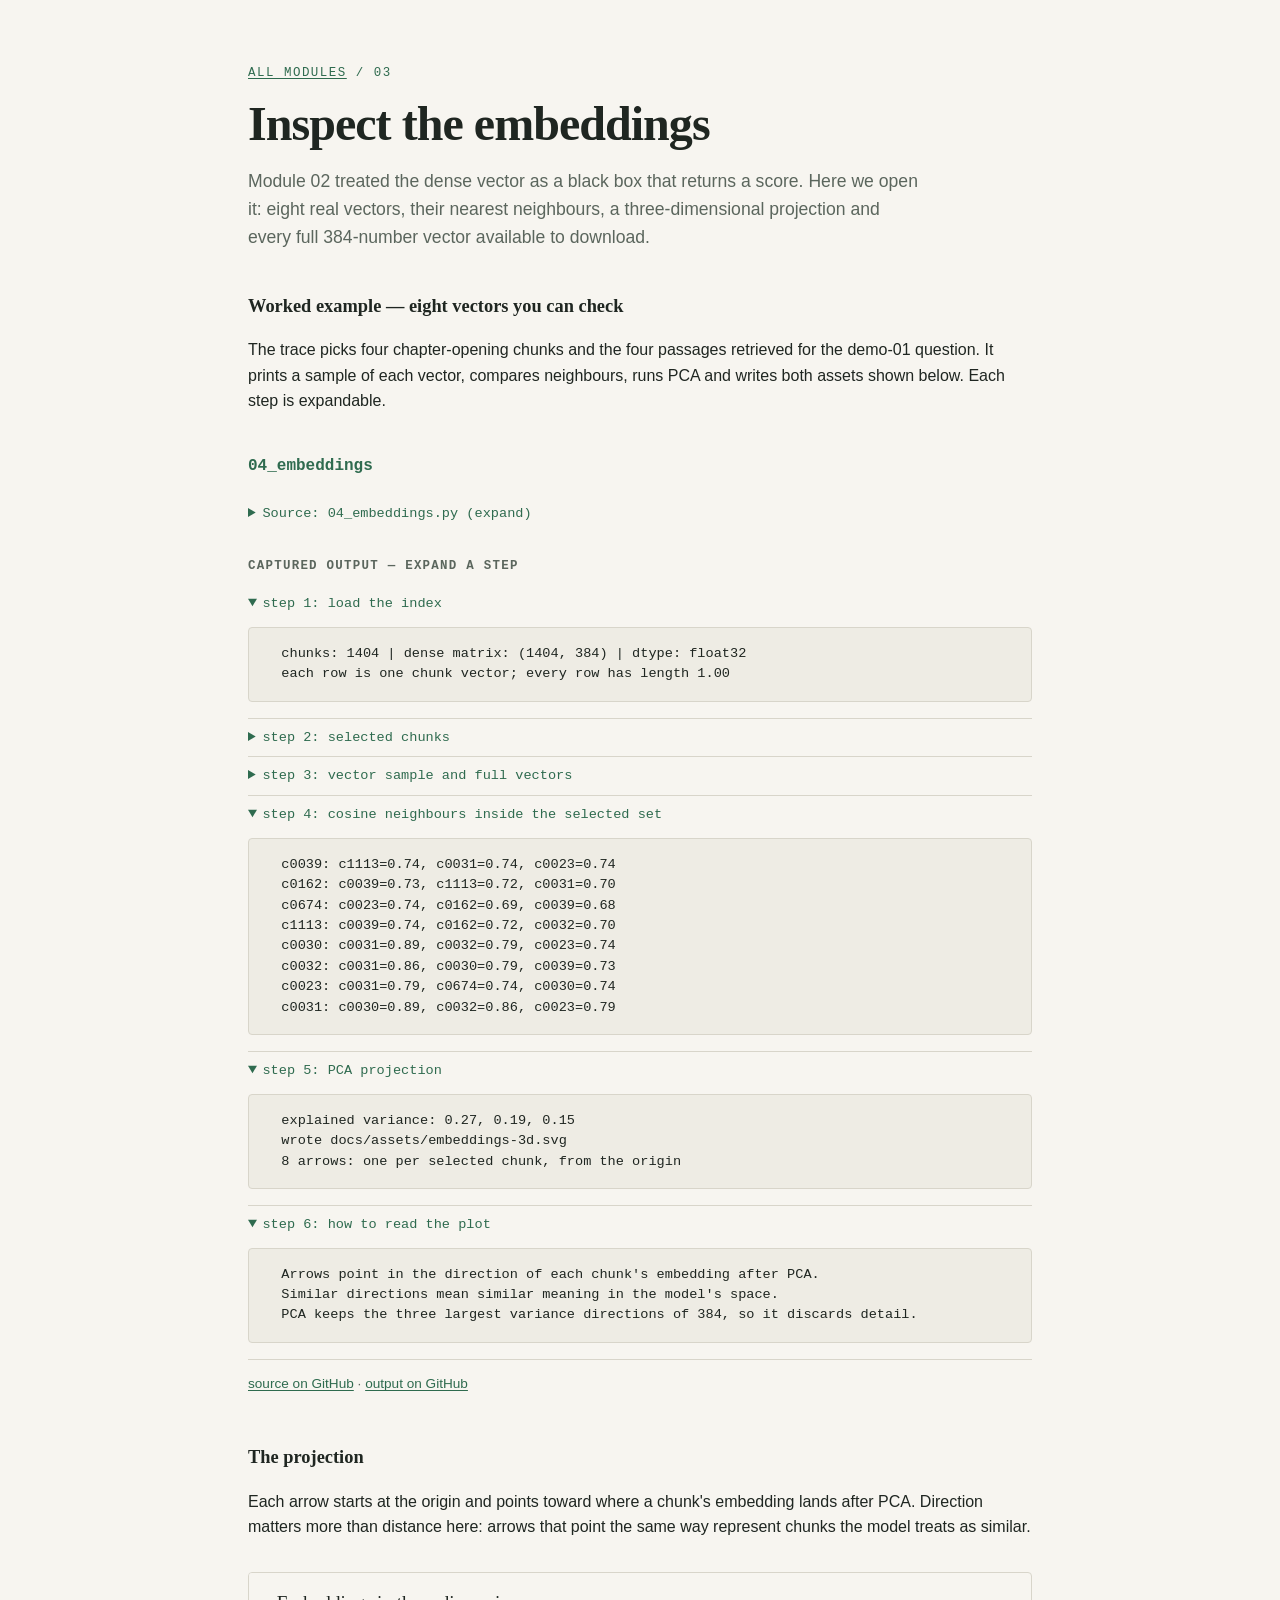
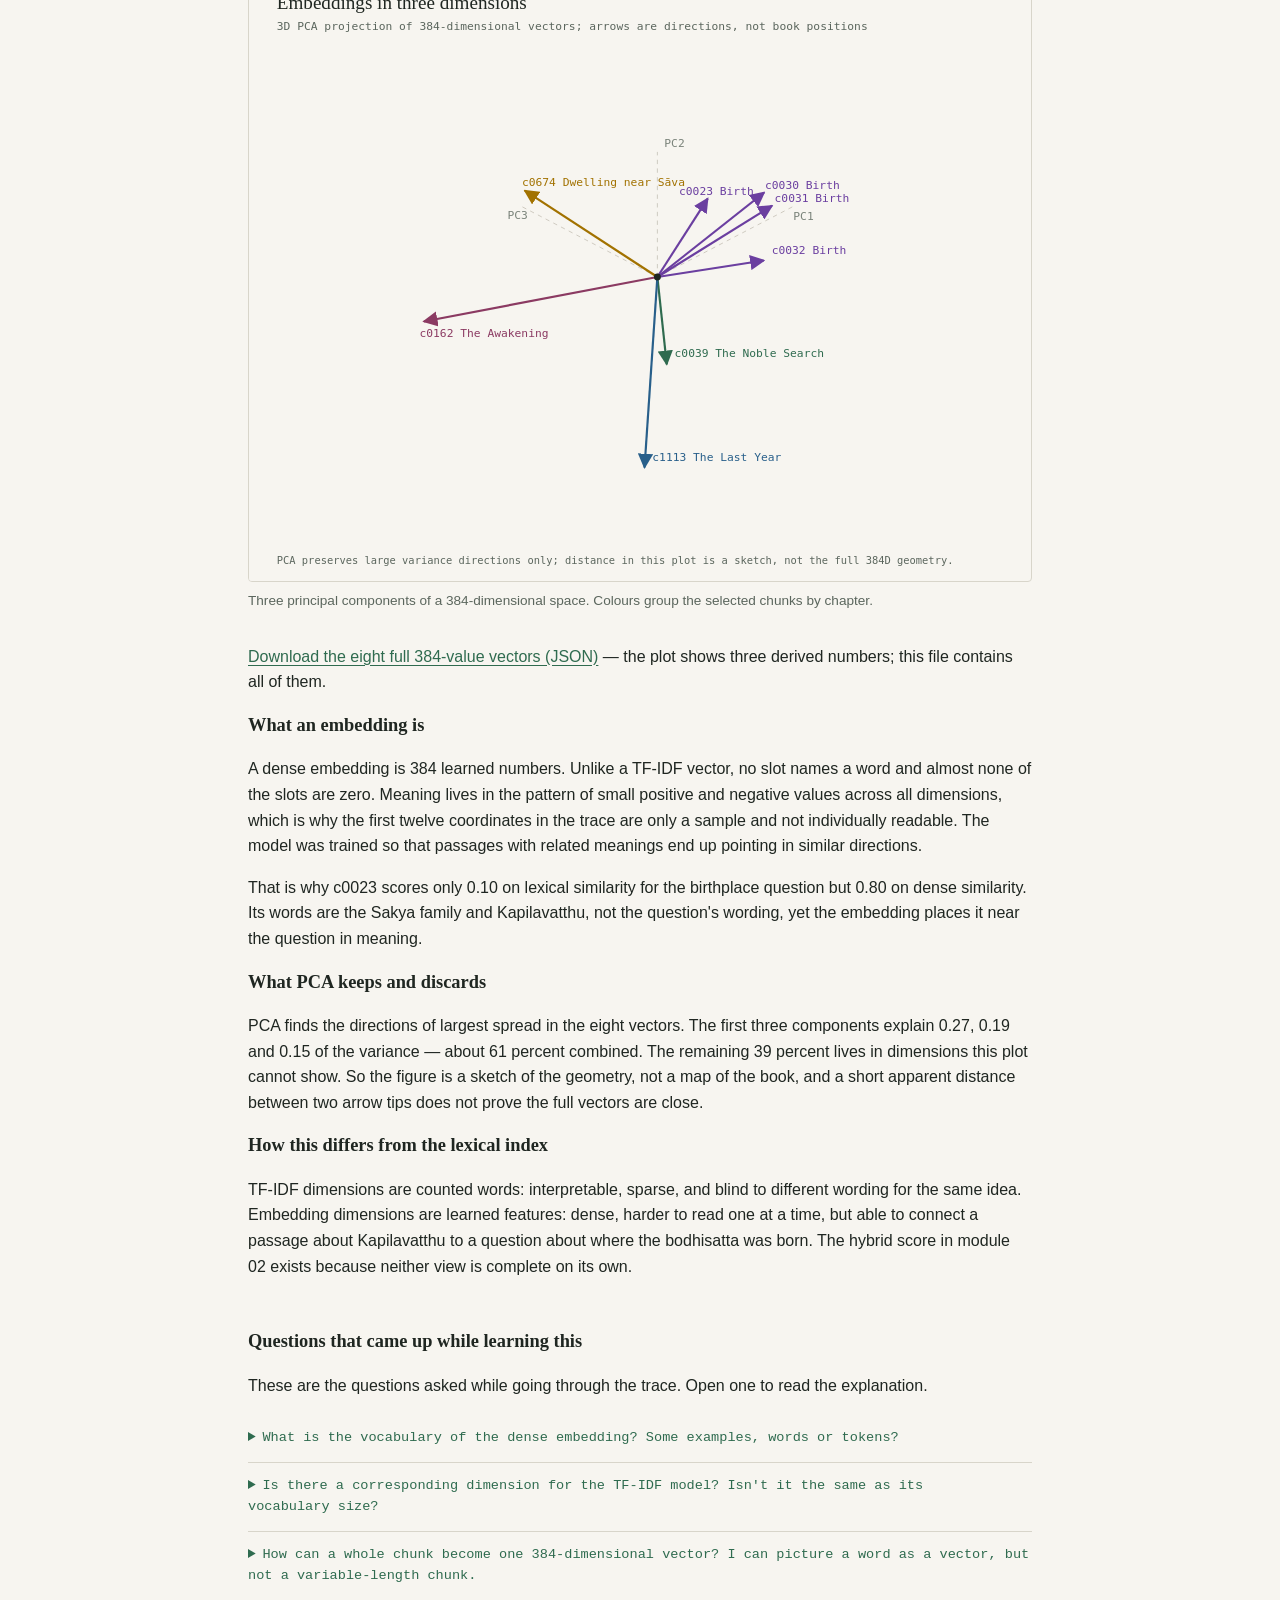
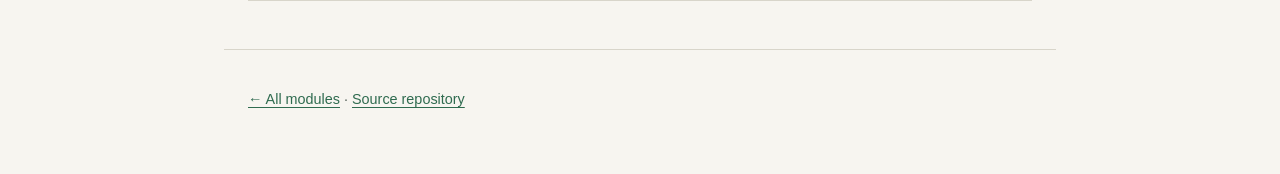
<file: docs/03-embeddings.html>
<!DOCTYPE html>
<html lang="en">
<head>
  <meta charset="utf-8">
  <meta name="viewport" content="width=device-width, initial-scale=1">
  <title>03 — Inspect the embeddings · edu_RAG</title>
  <link rel="stylesheet" href="style.css">
</head>
<body>
  <header class="masthead">
    <p class="eyebrow"><a href="index.html">All modules</a> / 03</p>
    <h1>Inspect the embeddings</h1>
    <p class="lede">Module 02 treated the dense vector as a black box that returns a score. Here we open it: eight real vectors, their nearest neighbours, a three-dimensional projection and every full 384-number vector available to download.</p>
  </header>

  <main>
    <section class="demo-intro">
      <h2 class="section-title">Worked example — eight vectors you can check</h2>
      <p>The trace picks four chapter-opening chunks and the four passages retrieved for the demo-01 question. It prints a sample of each vector, compares neighbours, runs PCA and writes both assets shown below. Each step is expandable.</p>
    </section>
    <section class="demo">
  <h2>04_embeddings</h2>
  <details class="demo-source">
    <summary>Source: 04_embeddings.py (expand)</summary>
    <pre><code class="language-python"><span class="tok-string">&quot;&quot;&quot;Inspect dense embeddings instead of only their scores.

Step 1: load the chunks and the 1404 x 384 dense matrix.
Step 2: choose labelled chunks from several chapters plus the demo-01 hits.
Step 3: print a vector sample and write full vectors to a JSON asset.
Step 4: compute cosine neighbours inside the selected set.
Step 5: project to 3D with PCA and write an isometric SVG of arrows.
Step 6: state what the plot shows and what it does not mean.

Run from the repo root:
    .venv/bin/python demos/04_embeddings.py

Writes docs/assets/embedding-vectors.json and docs/assets/embeddings-3d.svg.
No chat model is called. All numbers print at 2 decimals.
&quot;&quot;&quot;</span>

<span class="tok-keyword">import</span> html
<span class="tok-keyword">import</span> json
<span class="tok-keyword">import</span> sys
<span class="tok-keyword">from</span> pathlib <span class="tok-keyword">import</span> Path

sys.path.insert(<span class="tok-number">0</span>, <span class="tok-builtin">str</span>(Path(__file__).resolve().parent.parent))

<span class="tok-keyword">import</span> numpy <span class="tok-keyword">as</span> np
<span class="tok-keyword">from</span> sklearn.decomposition <span class="tok-keyword">import</span> PCA

<span class="tok-keyword">from</span> rag.config <span class="tok-keyword">import</span> Settings
<span class="tok-keyword">from</span> rag.index <span class="tok-keyword">import</span> DenseIndex
<span class="tok-keyword">from</span> rag.retrieve <span class="tok-keyword">import</span> Retriever
<span class="tok-keyword">from</span> rag.chunk <span class="tok-keyword">import</span> load_chunks

QUESTION = <span class="tok-string">&quot;Where was the bodhisatta born?&quot;</span>
ASSETS = Path(__file__).resolve().parent.parent / <span class="tok-string">&quot;docs&quot;</span> / <span class="tok-string">&quot;assets&quot;</span>
PALETTE = [<span class="tok-string">&quot;#2f6b4f&quot;</span>, <span class="tok-string">&quot;#8b3a62&quot;</span>, <span class="tok-string">&quot;#a27200&quot;</span>, <span class="tok-string">&quot;#285f8a&quot;</span>, <span class="tok-string">&quot;#6b3fa0&quot;</span>]


<span class="tok-keyword">def</span> <span class="tok-def">arrow_svg</span>(points: np.ndarray, labels: <span class="tok-builtin">list</span>[<span class="tok-builtin">str</span>], colors: <span class="tok-builtin">list</span>[<span class="tok-builtin">str</span>]) -&gt; <span class="tok-builtin">str</span>:
    <span class="tok-string">&quot;&quot;&quot;Draw labelled 3D arrows using an isometric projection.

    Args:
        points: selected rows of the PCA result, shape (n, 3).
        labels: one short label per row.
        colors: one hex colour per row.

    Returns:
        A complete SVG document as a string.
    &quot;&quot;&quot;</span>
    scales = np.maximum(np.<span class="tok-builtin">max</span>(np.<span class="tok-builtin">abs</span>(points), axis=<span class="tok-number">0</span>), <span class="tok-number">1e-9</span>)
    scaled = points / scales
    cx, cy, factor = <span class="tok-number">470</span>, <span class="tok-number">350</span>, <span class="tok-number">180</span>

    <span class="tok-keyword">def</span> <span class="tok-def">project</span>(x: <span class="tok-builtin">float</span>, y: <span class="tok-builtin">float</span>, z: <span class="tok-builtin">float</span>) -&gt; <span class="tok-builtin">tuple</span>[<span class="tok-builtin">float</span>, <span class="tok-builtin">float</span>]:
        px = cx + factor * (x - z) * <span class="tok-number">0.866</span>
        py = cy - factor * (y * <span class="tok-number">0.8</span> + (x + z) * <span class="tok-number">0.45</span>)
        <span class="tok-keyword">return</span> px, py

    lines = [
        <span class="tok-string">&#x27;&lt;svg xmlns=&quot;http://www.w3.org/2000/svg&quot; viewBox=&quot;0 0 900 700&quot; width=&quot;900&quot; height=&quot;700&quot;&gt;&#x27;</span>,
        <span class="tok-string">&#x27;&lt;rect width=&quot;900&quot; height=&quot;700&quot; fill=&quot;#f7f5f0&quot;/&gt;&#x27;</span>,
        <span class="tok-string">&#x27;&lt;text x=&quot;32&quot; y=&quot;42&quot; font-family=&quot;Georgia,serif&quot; font-size=&quot;22&quot; fill=&quot;#1f2621&quot;&gt;Embeddings in three dimensions&lt;/text&gt;&#x27;</span>,
        <span class="tok-string">&#x27;&lt;text x=&quot;32&quot; y=&quot;66&quot; font-family=&quot;monospace&quot; font-size=&quot;13&quot; fill=&quot;#5b665d&quot;&gt;3D PCA projection of 384-dimensional vectors; arrows are directions, not book positions&lt;/text&gt;&#x27;</span>,
    ]
    <span class="tok-keyword">for</span> number, colour <span class="tok-keyword">in</span> <span class="tok-builtin">enumerate</span>(<span class="tok-builtin">dict</span>.fromkeys(colors)):
        lines.append(
            f&#x27;&lt;defs&gt;&lt;marker id=&quot;arrow{number}&quot; viewBox=&quot;0 0 10 10&quot; refX=&quot;9&quot; refY=&quot;5&quot; &#x27;
            f&#x27;markerWidth=&quot;7&quot; markerHeight=&quot;7&quot; orient=&quot;auto-start-reverse&quot;&gt;&#x27;
            f&#x27;&lt;path d=&quot;M 0 0 L 10 5 L 0 10 z&quot; fill=&quot;{colour}&quot;/&gt;&lt;/marker&gt;&lt;/defs&gt;&#x27;
        )
    marker_id = {colour: number <span class="tok-keyword">for</span> number, colour <span class="tok-keyword">in</span> <span class="tok-builtin">enumerate</span>(<span class="tok-builtin">dict</span>.fromkeys(colors))}

    <span class="tok-keyword">for</span> axis, name <span class="tok-keyword">in</span> <span class="tok-builtin">enumerate</span>((<span class="tok-string">&quot;PC1&quot;</span>, <span class="tok-string">&quot;PC2&quot;</span>, <span class="tok-string">&quot;PC3&quot;</span>)):
        unit = np.zeros(<span class="tok-number">3</span>)
        unit[axis] = <span class="tok-number">1.0</span>
        x, y = project(*unit)
        lines.append(
            f&#x27;&lt;line x1=&quot;{cx}&quot; y1=&quot;{cy}&quot; x2=&quot;{x:.1f}&quot; y2=&quot;{y:.1f}&quot; &#x27;
            <span class="tok-string">&#x27;stroke=&quot;#c9c5ba&quot; stroke-dasharray=&quot;5 5&quot;/&gt;&#x27;</span>
        )
        lines.append(
            f&#x27;&lt;text x=&quot;{x + <span class="tok-number">8</span>:.1f}&quot; y=&quot;{y - <span class="tok-number">6</span>:.1f}&quot; font-family=&quot;monospace&quot; &#x27;
            f&#x27;font-size=&quot;13&quot; fill=&quot;#7a837a&quot;&gt;{name}&lt;/text&gt;&#x27;
        )

    <span class="tok-keyword">for</span> index, (point, label, colour) <span class="tok-keyword">in</span> <span class="tok-builtin">enumerate</span>(<span class="tok-builtin">zip</span>(scaled, labels, colors)):
        x, y = project(*point)
        lines.append(
            f&#x27;&lt;line x1=&quot;{cx}&quot; y1=&quot;{cy}&quot; x2=&quot;{x:.1f}&quot; y2=&quot;{y:.1f}&quot; &#x27;
            f&#x27;stroke=&quot;{colour}&quot; stroke-width=&quot;2.5&quot; &#x27;
            f&#x27;marker-end=&quot;url(#arrow{marker_id[colour]})&quot;/&gt;&#x27;
        )
        anchor = <span class="tok-string">&quot;end&quot;</span> <span class="tok-keyword">if</span> x &gt; <span class="tok-number">740</span> <span class="tok-keyword">else</span> <span class="tok-string">&quot;start&quot;</span>
        dx = -<span class="tok-number">9</span> <span class="tok-keyword">if</span> x &gt; <span class="tok-number">740</span> <span class="tok-keyword">else</span> <span class="tok-number">9</span>
        lines.append(
            f&#x27;&lt;text x=&quot;{x + dx:.1f}&quot; y=&quot;{y - <span class="tok-number">8</span>:.1f}&quot; text-anchor=&quot;{anchor}&quot; &#x27;
            f&#x27;font-family=&quot;monospace&quot; font-size=&quot;13&quot; fill=&quot;{colour}&quot;&gt;&#x27;
            f&quot;{html.escape(label)}&lt;/text&gt;&quot;
        )

    lines.append(f&#x27;&lt;circle cx=&quot;{cx}&quot; cy=&quot;{cy}&quot; r=&quot;4&quot; fill=&quot;#1f2621&quot;/&gt;&#x27;)
    lines.append(
        <span class="tok-string">&#x27;&lt;text x=&quot;32&quot; y=&quot;680&quot; font-family=&quot;monospace&quot; font-size=&quot;12&quot; fill=&quot;#5b665d&quot;&gt;&#x27;</span>
        <span class="tok-string">&#x27;PCA preserves large variance directions only; distance in this plot is a sketch, not the full 384D geometry.&lt;/text&gt;&#x27;</span>
    )
    lines.append(<span class="tok-string">&quot;&lt;/svg&gt;&quot;</span>)
    <span class="tok-keyword">return</span> <span class="tok-string">&quot;\n&quot;</span>.join(lines)


settings = Settings.load()
dense_files = <span class="tok-builtin">sorted</span>(settings.index_dir.glob(<span class="tok-string">&quot;dense-*.npy&quot;</span>))
<span class="tok-keyword">if</span> <span class="tok-keyword">not</span> dense_files:
    <span class="tok-keyword">raise</span> <span class="tok-builtin">RuntimeError</span>(<span class="tok-string">&quot;No dense index found; run ingest --embed-backend fastembed&quot;</span>)
backend = dense_files[<span class="tok-number">0</span>].stem.removeprefix(<span class="tok-string">&quot;dense-&quot;</span>).split(<span class="tok-string">&quot;-&quot;</span>)[<span class="tok-number">0</span>]
settings = settings.overrides(embed_backend=backend)

chunks = load_chunks(settings)
dense = DenseIndex(settings).load()
matrix = dense.matrix
retriever = Retriever(settings, chunks=chunks)
hits = retriever.search(QUESTION, k=<span class="tok-number">4</span>, mode=<span class="tok-string">&quot;hybrid&quot;</span>)

<span class="tok-builtin">print</span>(<span class="tok-string">&quot;== step 1: load the index ==&quot;</span>)
<span class="tok-builtin">print</span>(f&quot;  chunks: {<span class="tok-builtin">len</span>(chunks)} | dense matrix: {matrix.shape} | dtype: {matrix.dtype}&quot;)
<span class="tok-builtin">print</span>(f&quot;  each row is one chunk vector; every row has length {np.linalg.norm(matrix[<span class="tok-number">0</span>]):.2f}&quot;)

chosen: <span class="tok-builtin">list</span>[<span class="tok-builtin">int</span>] = []
<span class="tok-keyword">for</span> chapter <span class="tok-keyword">in</span> (<span class="tok-string">&quot;The Noble Search&quot;</span>, <span class="tok-string">&quot;The Awakening&quot;</span>, <span class="tok-string">&quot;Dwelling near Sāvatthī&quot;</span>, <span class="tok-string">&quot;The Last Year&quot;</span>):
    candidates = [
        i <span class="tok-keyword">for</span> i, chunk <span class="tok-keyword">in</span> <span class="tok-builtin">enumerate</span>(chunks)
        <span class="tok-keyword">if</span> chunk.chapter == chapter <span class="tok-keyword">and</span> <span class="tok-builtin">len</span>(chunk.text) &gt; <span class="tok-number">600</span>
    ]
    <span class="tok-keyword">if</span> candidates:
        chosen.append(candidates[<span class="tok-number">0</span>])
<span class="tok-keyword">for</span> item <span class="tok-keyword">in</span> hits:
    index = <span class="tok-builtin">next</span>(i <span class="tok-keyword">for</span> i, chunk <span class="tok-keyword">in</span> <span class="tok-builtin">enumerate</span>(chunks) <span class="tok-keyword">if</span> chunk.<span class="tok-builtin">id</span> == item.chunk.<span class="tok-builtin">id</span>)
    <span class="tok-keyword">if</span> index <span class="tok-keyword">not</span> <span class="tok-keyword">in</span> chosen:
        chosen.append(index)

<span class="tok-builtin">print</span>(<span class="tok-string">&quot;\n== step 2: selected chunks ==&quot;</span>)
<span class="tok-keyword">for</span> index <span class="tok-keyword">in</span> chosen:
    chunk = chunks[index]
    <span class="tok-builtin">print</span>(f&quot;  {chunk.<span class="tok-builtin">id</span>} [{chunk.citation}] section={chunk.section}&quot;)
    <span class="tok-builtin">print</span>(f&quot;    {<span class="tok-string">&#x27; &#x27;</span>.join(chunk.text.split())[:<span class="tok-number">110</span>]}...&quot;)

ASSETS.mkdir(parents=<span class="tok-keyword">True</span>, exist_ok=<span class="tok-keyword">True</span>)
vectors = []
<span class="tok-builtin">print</span>(<span class="tok-string">&quot;\n== step 3: vector sample and full vectors ==&quot;</span>)
<span class="tok-keyword">for</span> index <span class="tok-keyword">in</span> chosen:
    chunk = chunks[index]
    row = matrix[index]
    vectors.append({
        <span class="tok-string">&quot;id&quot;</span>: chunk.<span class="tok-builtin">id</span>,
        <span class="tok-string">&quot;chapter&quot;</span>: chunk.chapter,
        <span class="tok-string">&quot;section&quot;</span>: chunk.section,
        <span class="tok-string">&quot;citation&quot;</span>: chunk.citation,
        <span class="tok-string">&quot;vector&quot;</span>: [<span class="tok-builtin">round</span>(<span class="tok-builtin">float</span>(value), <span class="tok-number">6</span>) <span class="tok-keyword">for</span> value <span class="tok-keyword">in</span> row],
    })
    head = <span class="tok-string">&quot;, &quot;</span>.join(f&quot;{value:.2f}&quot; <span class="tok-keyword">for</span> value <span class="tok-keyword">in</span> row[:<span class="tok-number">12</span>])
    <span class="tok-builtin">print</span>(f&quot;  {chunk.<span class="tok-builtin">id</span>} first 12 of {<span class="tok-builtin">len</span>(row)}: {head}&quot;)
json_path = ASSETS / <span class="tok-string">&quot;embedding-vectors.json&quot;</span>
json_path.write_text(
    json.dumps(vectors, ensure_ascii=<span class="tok-keyword">False</span>, indent=<span class="tok-number">1</span>), encoding=<span class="tok-string">&quot;utf-8&quot;</span>
)
<span class="tok-builtin">print</span>(f&quot;  full 384-value vectors written to {json_path.relative_to(ASSETS.parent.parent)}&quot;)

selected = matrix[chosen]
<span class="tok-builtin">print</span>(<span class="tok-string">&quot;\n== step 4: cosine neighbours inside the selected set ==&quot;</span>)
similarity = selected @ selected.T
<span class="tok-keyword">for</span> position, index <span class="tok-keyword">in</span> <span class="tok-builtin">enumerate</span>(chosen):
    others = [i <span class="tok-keyword">for</span> i <span class="tok-keyword">in</span> <span class="tok-builtin">range</span>(<span class="tok-builtin">len</span>(chosen)) <span class="tok-keyword">if</span> i != position]
    top = <span class="tok-builtin">sorted</span>(others, key=<span class="tok-keyword">lambda</span> i: -similarity[position, i])[:<span class="tok-number">3</span>]
    names = <span class="tok-string">&quot;, &quot;</span>.join(
        f&quot;{chunks[chosen[i]].<span class="tok-builtin">id</span>}={similarity[position, i]:.2f}&quot; <span class="tok-keyword">for</span> i <span class="tok-keyword">in</span> top
    )
    <span class="tok-builtin">print</span>(f&quot;  {chunks[index].<span class="tok-builtin">id</span>}: {names}&quot;)

pca = PCA(n_components=<span class="tok-number">3</span>)
projected = pca.fit_transform(selected)
<span class="tok-builtin">print</span>(<span class="tok-string">&quot;\n== step 5: PCA projection ==&quot;</span>)
<span class="tok-builtin">print</span>(<span class="tok-string">&quot;  explained variance: &quot;</span> + <span class="tok-string">&quot;, &quot;</span>.join(f&quot;{v:.2f}&quot; <span class="tok-keyword">for</span> v <span class="tok-keyword">in</span> pca.explained_variance_ratio_))
labels = [f&quot;{chunks[index].<span class="tok-builtin">id</span>} {chunks[index].chapter[:<span class="tok-number">18</span>]}&quot; <span class="tok-keyword">for</span> index <span class="tok-keyword">in</span> chosen]
chapter_colours = {
    chapter: PALETTE[i % <span class="tok-builtin">len</span>(PALETTE)]
    <span class="tok-keyword">for</span> i, chapter <span class="tok-keyword">in</span> <span class="tok-builtin">enumerate</span>(<span class="tok-builtin">dict</span>.fromkeys(chunks[index].chapter <span class="tok-keyword">for</span> index <span class="tok-keyword">in</span> chosen))
}
colors = [chapter_colours[chunks[index].chapter] <span class="tok-keyword">for</span> index <span class="tok-keyword">in</span> chosen]
svg_path = ASSETS / <span class="tok-string">&quot;embeddings-3d.svg&quot;</span>
svg_path.write_text(arrow_svg(projected, labels, colors), encoding=<span class="tok-string">&quot;utf-8&quot;</span>)
<span class="tok-builtin">print</span>(f&quot;  wrote {svg_path.relative_to(ASSETS.parent.parent)}&quot;)
<span class="tok-builtin">print</span>(f&quot;  {<span class="tok-builtin">len</span>(chosen)} arrows: one per selected chunk, from the origin&quot;)

<span class="tok-builtin">print</span>(<span class="tok-string">&quot;\n== step 6: how to read the plot ==&quot;</span>)
<span class="tok-builtin">print</span>(<span class="tok-string">&quot;  Arrows point in the direction of each chunk&#x27;s embedding after PCA.&quot;</span>)
<span class="tok-builtin">print</span>(<span class="tok-string">&quot;  Similar directions mean similar meaning in the model&#x27;s space.&quot;</span>)
<span class="tok-builtin">print</span>(<span class="tok-string">&quot;  PCA keeps the three largest variance directions of 384, so it discards detail.&quot;</span>)
</code></pre>
  </details>
  <h3>Captured output — expand a step</h3>
  <details class="trace-step" open>
  <summary>step 1: load the index</summary>
  <pre>  chunks: 1404 | dense matrix: (1404, 384) | dtype: float32
  each row is one chunk vector; every row has length 1.00</pre>
</details>

<details class="trace-step">
  <summary>step 2: selected chunks</summary>
  <pre>  c0039 [p. 23, The Noble Search] section=The Noble Search
    CHAPTER ONE The Noble Search The famous account of the bodhisatta’s original impulse in this lifetime to searc...
  c0162 [p. 77, The Awakening] section=The Awakening
    CHAPTER TWO The Awakening Even though the Buddha’s awakening was the most important accomplishment in his life...
  c0674 [p. 312, Dwelling near Sāvatthī] section=Dwelling near Sāvatthī
    CHAPTER NINE Dwelling near Sāvatthī During the Buddha’s lifetime, Sāvatthī, the capital of Kosala, was one of ...
  c1113 [p. 515, The Last Year] section=The Last Year
    CHAPTER FIFTEEN The Last Year We now return to a clear chronology because an entire sutta is devoted to the ev...
  c0030 [pp. 16-17, Birth] section=Birth
    strung a blue, yellow, red, white, or beige thread. And then a man of good eyesight, taking it in his hand, wo...
  c0032 [pp. 17-18, Birth] section=Birth
    mucus, unsullied by blood, unsullied by lymph: pure, very pure.’… “…‘When the bodhisatta left his mother’s wom...
  c0023 [p. 14, Birth] section=Birth
    PROLOGUE Birth The bodhisatta, or Buddha-to-be, was born into the Sakya family of the noble-warrior caste. The...
  c0031 [p. 17, Birth] section=Birth
    “…‘Whereas other women give birth while sitting or lying down, that’s not how the bodhisatta’s mother gave bir...</pre>
</details>

<details class="trace-step">
  <summary>step 3: vector sample and full vectors</summary>
  <pre>  c0039 first 12 of 384: -0.06, 0.07, -0.04, 0.02, -0.06, 0.05, 0.09, -0.03, 0.01, -0.01, 0.03, -0.01
  c0162 first 12 of 384: 0.01, 0.02, -0.03, 0.00, 0.01, 0.02, 0.07, -0.05, 0.04, 0.03, -0.06, -0.06
  c0674 first 12 of 384: 0.00, 0.05, -0.02, -0.03, -0.05, 0.01, 0.09, 0.01, -0.02, 0.00, 0.03, -0.04
  c1113 first 12 of 384: -0.08, 0.04, -0.02, -0.00, -0.04, -0.00, 0.05, 0.01, 0.06, -0.02, -0.02, -0.03
  c0030 first 12 of 384: -0.05, -0.01, -0.07, 0.03, -0.06, 0.04, 0.07, -0.01, 0.00, -0.03, 0.03, -0.00
  c0032 first 12 of 384: -0.03, 0.01, -0.05, 0.02, -0.03, -0.02, 0.07, -0.03, 0.00, -0.01, 0.00, -0.03
  c0023 first 12 of 384: 0.04, 0.04, -0.07, -0.02, -0.04, 0.03, 0.08, -0.05, -0.04, 0.02, 0.02, -0.05
  c0031 first 12 of 384: -0.01, 0.04, -0.06, 0.00, -0.07, -0.00, 0.06, -0.02, 0.03, -0.05, -0.03, -0.05
  full 384-value vectors written to docs/assets/embedding-vectors.json</pre>
</details>

<details class="trace-step" open>
  <summary>step 4: cosine neighbours inside the selected set</summary>
  <pre>  c0039: c1113=0.74, c0031=0.74, c0023=0.74
  c0162: c0039=0.73, c1113=0.72, c0031=0.70
  c0674: c0023=0.74, c0162=0.69, c0039=0.68
  c1113: c0039=0.74, c0162=0.72, c0032=0.70
  c0030: c0031=0.89, c0032=0.79, c0023=0.74
  c0032: c0031=0.86, c0030=0.79, c0039=0.73
  c0023: c0031=0.79, c0674=0.74, c0030=0.74
  c0031: c0030=0.89, c0032=0.86, c0023=0.79</pre>
</details>

<details class="trace-step" open>
  <summary>step 5: PCA projection</summary>
  <pre>  explained variance: 0.27, 0.19, 0.15
  wrote docs/assets/embeddings-3d.svg
  8 arrows: one per selected chunk, from the origin</pre>
</details>

<details class="trace-step" open>
  <summary>step 6: how to read the plot</summary>
  <pre>  Arrows point in the direction of each chunk&#x27;s embedding after PCA.
  Similar directions mean similar meaning in the model&#x27;s space.
  PCA keeps the three largest variance directions of 384, so it discards detail.</pre>
</details>

  <p class="demo-links"><a href="https://github.com/Santhust/edu_RAG/blob/main/demos/04_embeddings.py">source on GitHub</a> · <a href="https://github.com/Santhust/edu_RAG/blob/main/demos/04_embeddings.txt">output on GitHub</a></p>
</section>


    <h2 class="section-title">The projection</h2>
    <p>Each arrow starts at the origin and points toward where a chunk's embedding lands after PCA. Direction matters more than distance here: arrows that point the same way represent chunks the model treats as similar.</p>
    <figure>
      <img src="assets/embeddings-3d.svg" alt="Isometric plot of eight labelled arrows representing PCA projections of chunk embeddings">
      <figcaption>Three principal components of a 384-dimensional space. Colours group the selected chunks by chapter.</figcaption>
    </figure>
    <p><a href="assets/embedding-vectors.json">Download the eight full 384-value vectors (JSON)</a> — the plot shows three derived numbers; this file contains all of them.</p>

    <h2 class="section-title">What an embedding is</h2>
    <p>A dense embedding is 384 learned numbers. Unlike a TF-IDF vector, no slot names a word and almost none of the slots are zero. Meaning lives in the pattern of small positive and negative values across all dimensions, which is why the first twelve coordinates in the trace are only a sample and not individually readable. The model was trained so that passages with related meanings end up pointing in similar directions.</p>
    <p>That is why c0023 scores only 0.10 on lexical similarity for the birthplace question but 0.80 on dense similarity. Its words are the Sakya family and Kapilavatthu, not the question's wording, yet the embedding places it near the question in meaning.</p>

    <h2 class="section-title">What PCA keeps and discards</h2>
    <p>PCA finds the directions of largest spread in the eight vectors. The first three components explain 0.27, 0.19 and 0.15 of the variance — about 61 percent combined. The remaining 39 percent lives in dimensions this plot cannot show. So the figure is a sketch of the geometry, not a map of the book, and a short apparent distance between two arrow tips does not prove the full vectors are close.</p>

    <h2 class="section-title">How this differs from the lexical index</h2>
    <p>TF-IDF dimensions are counted words: interpretable, sparse, and blind to different wording for the same idea. Embedding dimensions are learned features: dense, harder to read one at a time, but able to connect a passage about Kapilavatthu to a question about where the bodhisatta was born. The hybrid score in module 02 exists because neither view is complete on its own.</p>

    <section class="qa">
      <h2 class="section-title">Questions that came up while learning this</h2>
      <p>These are the questions asked while going through the trace. Open one to read the explanation.</p>

      <details class="trace-step">
        <summary>What is the vocabulary of the dense embedding? Some examples, words or tokens?</summary>
        <p>There are two different vocabularies here. The tokenizer's input vocabulary is fixed by the model, not learned from this book: 30,522 WordPiece tokens, lowercase, plus special tokens like <code>[CLS]</code> and <code>[SEP]</code>. Checking the cached tokenizer gives these real splits:</p>
        <p><code>born</code> stays <code>born</code>; <code>mother</code> stays <code>mother</code>; <code>bodhisatta</code> becomes <code>bo ##dhi ##sat ##ta</code>; <code>Kapilavatthu</code> becomes <code>ka ##pi ##lav ##att ##hu</code>. <code>##</code> means a continuation of the previous word. The full demo question is <code>[CLS] where was the bo ##dhi ##sat ##ta born ? [SEP]</code>.</p>
        <p>The output side has no word vocabulary at all. Its 384 slots are learned features with no labels, so no slot means <code>born</code>; a word's meaning is spread across many dimensions. The TF-IDF vocabulary has 27,246 book-derived terms with readable names. The two sizes are coincidentally similar and unrelated. The dense model also reads at most 512 tokens at a time, so a long chunk can be truncated on input.</p>
      </details>

      <details class="trace-step">
        <summary>Is there a corresponding dimension for the TF-IDF model? Isn't it the same as its vocabulary size?</summary>
        <p>Yes. The TF-IDF vector length equals the number of learned terms: <code>lexical.matrix</code> has shape <code>(1404, 27246)</code>, one row per chunk and one column per term. <code>get_feature_names_out()</code> gives the names in column order and <code>vocabulary_</code> maps a term to its column, which is how step 9 prints a word beside a non-zero weight.</p>
        <p>The query is transformed into the same 27,246-column space, so matching columns mean the same thing. Change <code>max_features</code> or <code>ngram_range</code> and the dimension changes, requiring a re-ingest; the dense model's 384 dimensions are fixed by its architecture.</p>
        <p>TF-IDF has no learned embedding table. You can picture it as an identity matrix of size 27,246 × 27,246: term <em>j</em> maps to a 1 in column <em>j</em> and zeros elsewhere. That is why each coordinate is readable and why the matrix is stored sparsely. People call this the feature space rather than the embedding dimension, but it is the dimensionality of each chunk's vector.</p>
      </details>

      <details class="trace-step">
        <summary>How can a whole chunk become one 384-dimensional vector? I can picture a word as a vector, but not a variable-length chunk.</summary>
        <p>The chunk is not being put into a new kind of space — it ends up in the same 384-dimensional space as its tokens. First the text is split into L tokens (up to 512 here). The transformer turns those into L vectors of 384 numbers, an L × 384 matrix. Each token vector is contextual: <code>born</code> gets a different vector depending on its neighbours.</p>
        <p>Then the model pools those L rows into one. The BGE/fastembed path here uses mean pooling, so each output coordinate is the average of that coordinate across the tokens:</p>
        <p><code>chunk_vector[j] = (token_1[j] + token_2[j] + ... + token_L[j]) / L</code></p>
        <p>A five-dimensional toy version with three tokens:</p>
        <p><code>t1 = [ 0.20, -0.10,  0.40,  0.00,  0.30]<br>t2 = [ 0.00,  0.20,  0.20, -0.50,  0.10]<br>t3 = [ 0.40,  0.00, -0.30,  0.50,  0.20]<br>mean = [0.20, 0.03, 0.10, 0.00, 0.20]</code></p>
        <p>The same operation runs with 384 columns and however many tokens the chunk has. That is why arbitrary chunk length produces a fixed-size vector. TF-IDF gets a fixed size by counting named terms; the dense model gets it by averaging learned feature vectors. The chunk vector is like a centre of mass of its token vectors, then L2-normalised to length one — exactly the numbers stored in the dense <code>.npy</code> file and printed in demo 04.</p>
        <p>Averaging does lose exact wording and word order, which is why the system keeps the original chunk text for the prompt. The vector is a retrieval summary, not a faithful encoding. It works because training pushes the averaged vectors of related passages toward similar directions, and the question is reduced to a 384-number vector the same way, so the two can be compared by cosine similarity.</p>
      </details>
    </section>
  </main>

  <footer class="footer">
    <p><a href="index.html">← All modules</a> · <a href="https://github.com/Santhust/edu_RAG">Source repository</a></p>
  </footer>
</body>
</html>
</file>
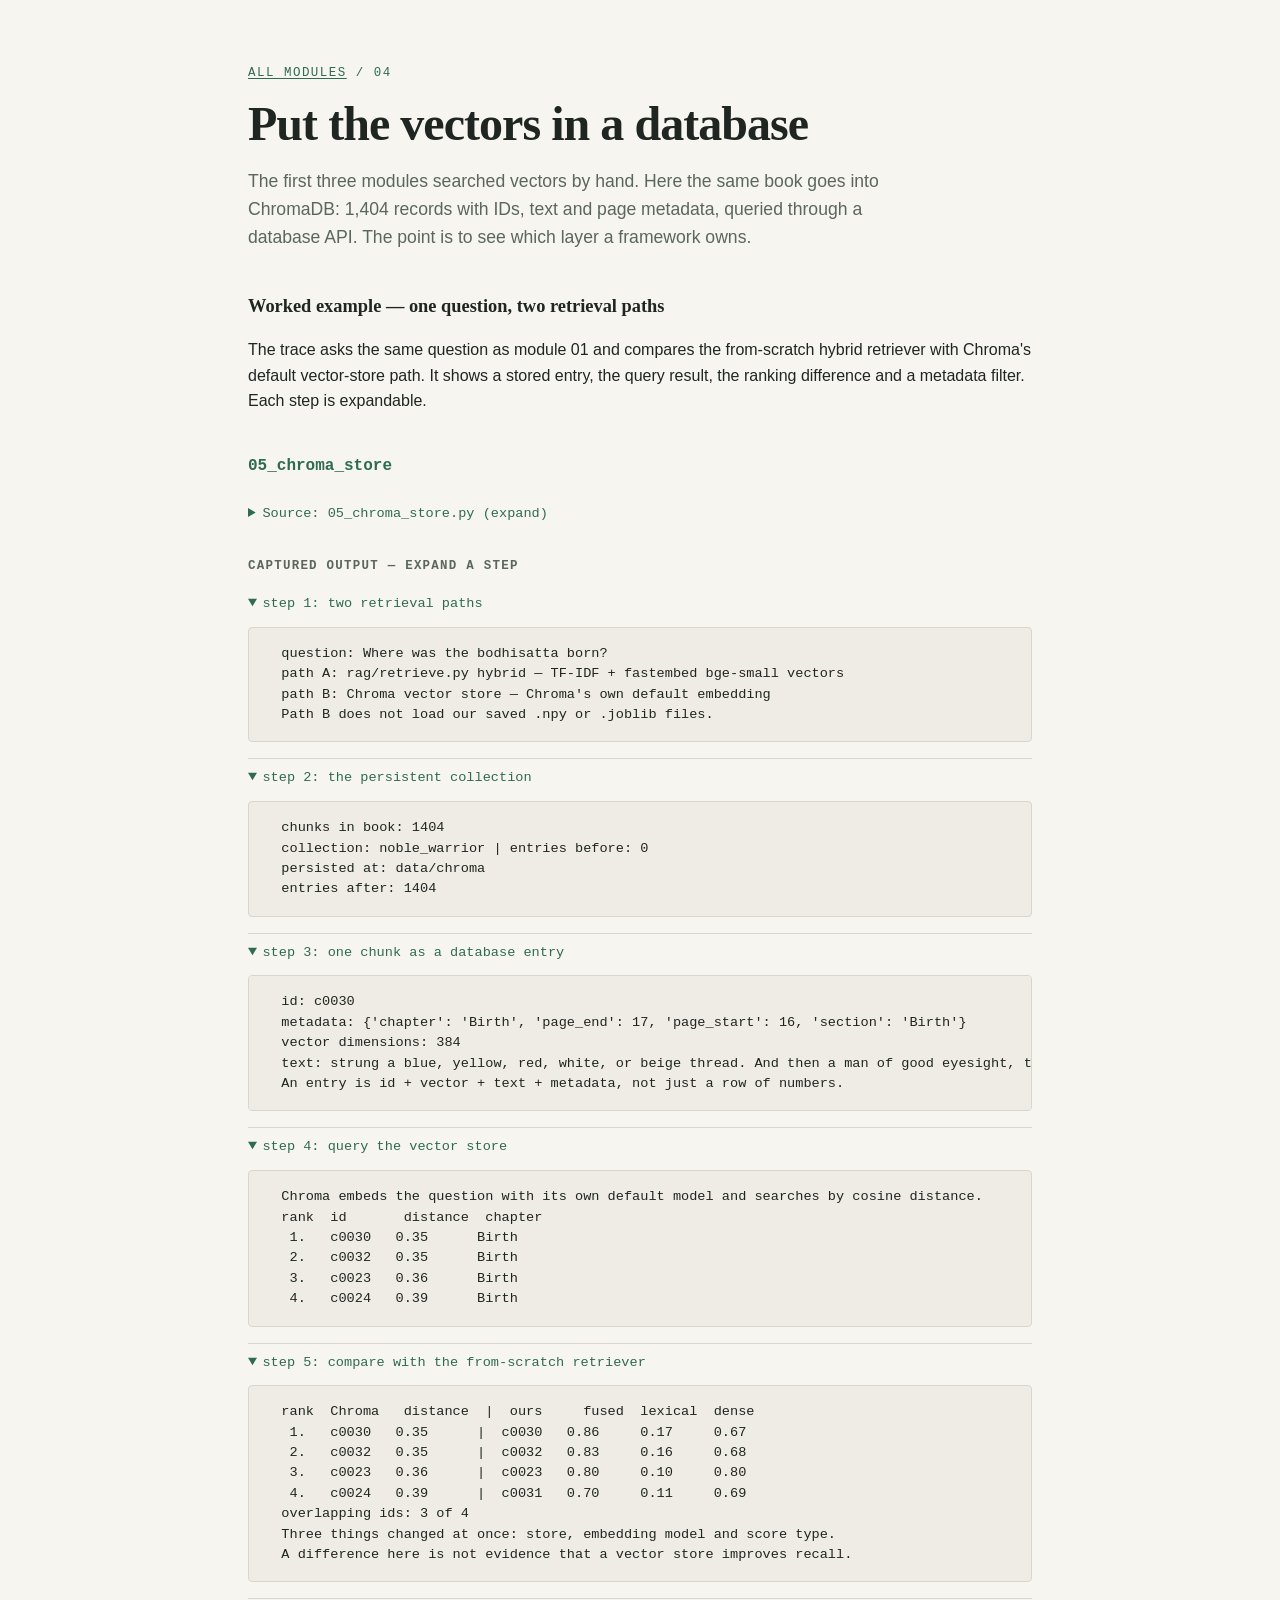
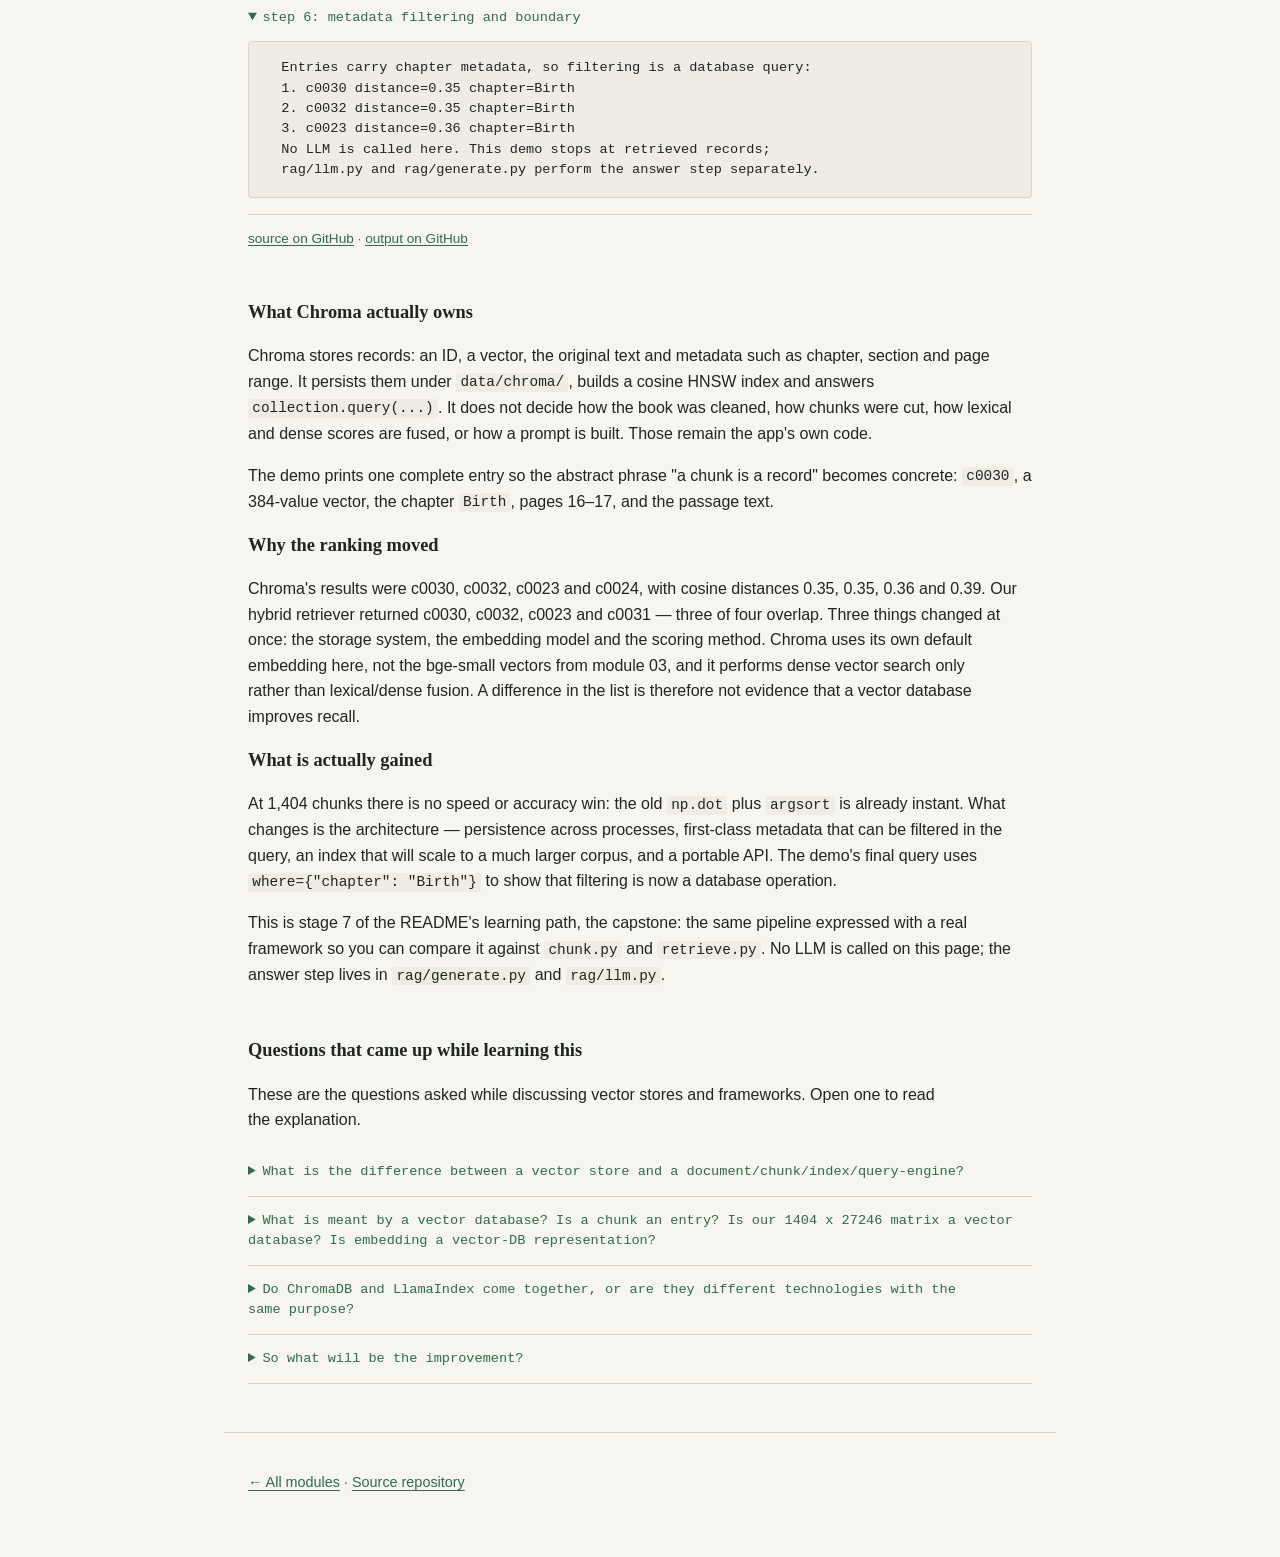
<file: docs/04-vector-store.html>
<!DOCTYPE html>
<html lang="en">
<head>
  <meta charset="utf-8">
  <meta name="viewport" content="width=device-width, initial-scale=1">
  <title>04 — Put the vectors in a database · edu_RAG</title>
  <link rel="stylesheet" href="style.css">
</head>
<body>
  <header class="masthead">
    <p class="eyebrow"><a href="index.html">All modules</a> / 04</p>
    <h1>Put the vectors in a database</h1>
    <p class="lede">The first three modules searched vectors by hand. Here the same book goes into ChromaDB: 1,404 records with IDs, text and page metadata, queried through a database API. The point is to see which layer a framework owns.</p>
  </header>

  <main>
    <section class="demo-intro">
      <h2 class="section-title">Worked example — one question, two retrieval paths</h2>
      <p>The trace asks the same question as module 01 and compares the from-scratch hybrid retriever with Chroma's default vector-store path. It shows a stored entry, the query result, the ranking difference and a metadata filter. Each step is expandable.</p>
    </section>
    <section class="demo">
  <h2>05_chroma_store</h2>
  <details class="demo-source">
    <summary>Source: 05_chroma_store.py (expand)</summary>
    <pre><code class="language-python"><span class="tok-string">&quot;&quot;&quot;See a chunk become a record in a vector database.

Step 1: state the question and the two retrieval paths being compared.
Step 2: load the chunks and open the persistent Chroma collection.
Step 3: inspect one chunk as a stored record with vector and metadata.
Step 4: query Chroma with its own default embedding, not our saved vectors.
Step 5: compare the result with the from-scratch hybrid retriever.
Step 6: filter by metadata and state where this demo stops.

Run from the repo root:
    .venv/bin/python demos/05_chroma_store.py &gt; demos/05_chroma_store.txt

This is the code path behind `python -m rag.cli capstone --tool chroma`.
No chat model is called. All numbers print at 2 decimals.

The captured .txt shows a first run that builds the collection. Later runs
reuse the persistent store, so the &quot;entries before&quot; line will differ.
&quot;&quot;&quot;</span>

<span class="tok-keyword">import</span> sys
<span class="tok-keyword">from</span> pathlib <span class="tok-keyword">import</span> Path

sys.path.insert(<span class="tok-number">0</span>, <span class="tok-builtin">str</span>(Path(__file__).resolve().parent.parent))

<span class="tok-keyword">import</span> chromadb

<span class="tok-keyword">from</span> rag.chunk <span class="tok-keyword">import</span> load_chunks
<span class="tok-keyword">from</span> rag.config <span class="tok-keyword">import</span> Settings
<span class="tok-keyword">from</span> rag.retrieve <span class="tok-keyword">import</span> Retriever

QUESTION = <span class="tok-string">&quot;Where was the bodhisatta born?&quot;</span>


settings = Settings.load()
dense_files = <span class="tok-builtin">sorted</span>(settings.index_dir.glob(<span class="tok-string">&quot;dense-*.npy&quot;</span>))
<span class="tok-keyword">if</span> <span class="tok-keyword">not</span> dense_files:
    <span class="tok-keyword">raise</span> <span class="tok-builtin">RuntimeError</span>(<span class="tok-string">&quot;No dense index found; run ingest --embed-backend fastembed&quot;</span>)
backend = dense_files[<span class="tok-number">0</span>].stem.removeprefix(<span class="tok-string">&quot;dense-&quot;</span>).split(<span class="tok-string">&quot;-&quot;</span>)[<span class="tok-number">0</span>]
settings = settings.overrides(embed_backend=backend)

<span class="tok-builtin">print</span>(<span class="tok-string">&quot;== step 1: two retrieval paths ==&quot;</span>)
<span class="tok-builtin">print</span>(f&quot;  question: {QUESTION}&quot;)
<span class="tok-builtin">print</span>(f&quot;  path A: rag/retrieve.py hybrid — TF-IDF + {backend} bge-small vectors&quot;)
<span class="tok-builtin">print</span>(<span class="tok-string">&quot;  path B: Chroma vector store — Chroma&#x27;s own default embedding&quot;</span>)
<span class="tok-builtin">print</span>(<span class="tok-string">&quot;  Path B does not load our saved .npy or .joblib files.&quot;</span>)

chunks = load_chunks(settings)
client = chromadb.PersistentClient(path=<span class="tok-builtin">str</span>(settings.data_dir / <span class="tok-string">&quot;chroma&quot;</span>))
collection = client.get_or_create_collection(
    name=<span class="tok-string">&quot;noble_warrior&quot;</span>, metadata={<span class="tok-string">&quot;hnsw:space&quot;</span>: <span class="tok-string">&quot;cosine&quot;</span>}
)
<span class="tok-builtin">print</span>(<span class="tok-string">&quot;\n== step 2: the persistent collection ==&quot;</span>)
<span class="tok-builtin">print</span>(f&quot;  chunks in book: {<span class="tok-builtin">len</span>(chunks)}&quot;)
<span class="tok-builtin">print</span>(f&quot;  collection: {collection.name} | entries before: {collection.count()}&quot;)
<span class="tok-builtin">print</span>(f&quot;  persisted at: {(settings.data_dir / <span class="tok-string">&#x27;chroma&#x27;</span>).relative_to(settings.data_dir.parent)}&quot;)
<span class="tok-keyword">if</span> collection.count() == <span class="tok-number">0</span>:
    collection.add(
        ids=[chunk.<span class="tok-builtin">id</span> <span class="tok-keyword">for</span> chunk <span class="tok-keyword">in</span> chunks],
        documents=[chunk.text <span class="tok-keyword">for</span> chunk <span class="tok-keyword">in</span> chunks],
        metadatas=[
            {
                <span class="tok-string">&quot;chapter&quot;</span>: chunk.chapter,
                <span class="tok-string">&quot;section&quot;</span>: chunk.section,
                <span class="tok-string">&quot;page_start&quot;</span>: chunk.page_start,
                <span class="tok-string">&quot;page_end&quot;</span>: chunk.page_end,
            }
            <span class="tok-keyword">for</span> chunk <span class="tok-keyword">in</span> chunks
        ],
    )
<span class="tok-builtin">print</span>(f&quot;  entries after: {collection.count()}&quot;)

result = collection.query(query_texts=[QUESTION], n_results=<span class="tok-number">4</span>)
top_ids = result[<span class="tok-string">&quot;ids&quot;</span>][<span class="tok-number">0</span>]
distances = result[<span class="tok-string">&quot;distances&quot;</span>]
result_metadatas = result[<span class="tok-string">&quot;metadatas&quot;</span>]
<span class="tok-keyword">assert</span> distances <span class="tok-keyword">is</span> <span class="tok-keyword">not</span> <span class="tok-keyword">None</span> <span class="tok-keyword">and</span> result_metadatas <span class="tok-keyword">is</span> <span class="tok-keyword">not</span> <span class="tok-keyword">None</span>
record = collection.get(
    ids=[top_ids[<span class="tok-number">0</span>]], include=[<span class="tok-string">&quot;metadatas&quot;</span>, <span class="tok-string">&quot;documents&quot;</span>, <span class="tok-string">&quot;embeddings&quot;</span>]
)
<span class="tok-builtin">print</span>(<span class="tok-string">&quot;\n== step 3: one chunk as a database entry ==&quot;</span>)
<span class="tok-builtin">print</span>(f&quot;  id: {record[<span class="tok-string">&#x27;ids&#x27;</span>][<span class="tok-number">0</span>]}&quot;)
metadatas = record[<span class="tok-string">&quot;metadatas&quot;</span>]
embeddings = record[<span class="tok-string">&quot;embeddings&quot;</span>]
documents = record[<span class="tok-string">&quot;documents&quot;</span>]
<span class="tok-keyword">assert</span> <span class="tok-builtin">isinstance</span>(metadatas, <span class="tok-builtin">list</span>) <span class="tok-keyword">and</span> metadatas <span class="tok-keyword">and</span> <span class="tok-builtin">isinstance</span>(metadatas[<span class="tok-number">0</span>], <span class="tok-builtin">dict</span>)
<span class="tok-keyword">assert</span> embeddings <span class="tok-keyword">is</span> <span class="tok-keyword">not</span> <span class="tok-keyword">None</span> <span class="tok-keyword">and</span> <span class="tok-builtin">len</span>(embeddings) &gt; <span class="tok-number">0</span>
<span class="tok-keyword">assert</span> <span class="tok-builtin">isinstance</span>(documents, <span class="tok-builtin">list</span>) <span class="tok-keyword">and</span> documents <span class="tok-keyword">and</span> <span class="tok-builtin">isinstance</span>(documents[<span class="tok-number">0</span>], <span class="tok-builtin">str</span>)
record_metadata = <span class="tok-builtin">dict</span>(<span class="tok-builtin">sorted</span>(metadatas[<span class="tok-number">0</span>].items()))
<span class="tok-builtin">print</span>(f&quot;  metadata: {record_metadata}&quot;)
<span class="tok-builtin">print</span>(f&quot;  vector dimensions: {<span class="tok-builtin">len</span>(embeddings[<span class="tok-number">0</span>])}&quot;)
<span class="tok-builtin">print</span>(f&quot;  text: {<span class="tok-string">&#x27; &#x27;</span>.join(documents[<span class="tok-number">0</span>].split())[:<span class="tok-number">140</span>]}...&quot;)
<span class="tok-builtin">print</span>(<span class="tok-string">&quot;  An entry is id + vector + text + metadata, not just a row of numbers.&quot;</span>)

<span class="tok-builtin">print</span>(<span class="tok-string">&quot;\n== step 4: query the vector store ==&quot;</span>)
<span class="tok-builtin">print</span>(<span class="tok-string">&quot;  Chroma embeds the question with its own default model and searches by cosine distance.&quot;</span>)
<span class="tok-builtin">print</span>(<span class="tok-string">&quot;  rank  id       distance  chapter&quot;</span>)
<span class="tok-keyword">for</span> rank, (chunk_id, distance, metadata) <span class="tok-keyword">in</span> <span class="tok-builtin">enumerate</span>(
    <span class="tok-builtin">zip</span>(top_ids, distances[<span class="tok-number">0</span>], result_metadatas[<span class="tok-number">0</span>]), start=<span class="tok-number">1</span>
):
    <span class="tok-builtin">print</span>(f&quot;  {rank:&gt;2}.   {chunk_id:&lt;7} {distance:.2f}      {metadata[<span class="tok-string">&#x27;chapter&#x27;</span>]}&quot;)

retriever = Retriever(settings, chunks=chunks)
ours = retriever.search(QUESTION, k=<span class="tok-number">4</span>, mode=<span class="tok-string">&quot;hybrid&quot;</span>)
<span class="tok-builtin">print</span>(<span class="tok-string">&quot;\n== step 5: compare with the from-scratch retriever ==&quot;</span>)
<span class="tok-builtin">print</span>(<span class="tok-string">&quot;  rank  Chroma   distance  |  ours     fused  lexical  dense&quot;</span>)
ours_by_rank = {rank: item <span class="tok-keyword">for</span> rank, item <span class="tok-keyword">in</span> <span class="tok-builtin">enumerate</span>(ours, start=<span class="tok-number">1</span>)}
<span class="tok-keyword">for</span> rank <span class="tok-keyword">in</span> <span class="tok-builtin">range</span>(<span class="tok-number">1</span>, <span class="tok-number">5</span>):
    item = ours_by_rank[rank]
    <span class="tok-builtin">print</span>(
        f&quot;  {rank:&gt;2}.   {top_ids[rank - <span class="tok-number">1</span>]:&lt;7} {distances[<span class="tok-number">0</span>][rank - <span class="tok-number">1</span>]:.2f}      |  &quot;
        f&quot;{item.chunk.<span class="tok-builtin">id</span>:&lt;7} {item.score:.2f}     {item.lexical:.2f}     {item.dense:.2f}&quot;
    )
overlap = <span class="tok-builtin">set</span>(top_ids) &amp; {item.chunk.<span class="tok-builtin">id</span> <span class="tok-keyword">for</span> item <span class="tok-keyword">in</span> ours}
<span class="tok-builtin">print</span>(f&quot;  overlapping ids: {<span class="tok-builtin">len</span>(overlap)} of 4&quot;)
<span class="tok-builtin">print</span>(<span class="tok-string">&quot;  Three things changed at once: store, embedding model and score type.&quot;</span>)
<span class="tok-builtin">print</span>(<span class="tok-string">&quot;  A difference here is not evidence that a vector store improves recall.&quot;</span>)

filtered = collection.query(
    query_texts=[QUESTION], n_results=<span class="tok-number">3</span>, where={<span class="tok-string">&quot;chapter&quot;</span>: <span class="tok-string">&quot;Birth&quot;</span>}
)
filtered_distances = filtered[<span class="tok-string">&quot;distances&quot;</span>]
<span class="tok-keyword">assert</span> filtered_distances <span class="tok-keyword">is</span> <span class="tok-keyword">not</span> <span class="tok-keyword">None</span>
<span class="tok-builtin">print</span>(<span class="tok-string">&quot;\n== step 6: metadata filtering and boundary ==&quot;</span>)
<span class="tok-builtin">print</span>(<span class="tok-string">&quot;  Entries carry chapter metadata, so filtering is a database query:&quot;</span>)
<span class="tok-keyword">for</span> rank, (chunk_id, distance) <span class="tok-keyword">in</span> <span class="tok-builtin">enumerate</span>(
    <span class="tok-builtin">zip</span>(filtered[<span class="tok-string">&quot;ids&quot;</span>][<span class="tok-number">0</span>], filtered_distances[<span class="tok-number">0</span>]), start=<span class="tok-number">1</span>
):
    <span class="tok-builtin">print</span>(f&quot;  {rank}. {chunk_id} distance={distance:.2f} chapter=Birth&quot;)
<span class="tok-builtin">print</span>(<span class="tok-string">&quot;  No LLM is called here. This demo stops at retrieved records;&quot;</span>)
<span class="tok-builtin">print</span>(<span class="tok-string">&quot;  rag/llm.py and rag/generate.py perform the answer step separately.&quot;</span>)
</code></pre>
  </details>
  <h3>Captured output — expand a step</h3>
  <details class="trace-step" open>
  <summary>step 1: two retrieval paths</summary>
  <pre>  question: Where was the bodhisatta born?
  path A: rag/retrieve.py hybrid — TF-IDF + fastembed bge-small vectors
  path B: Chroma vector store — Chroma&#x27;s own default embedding
  Path B does not load our saved .npy or .joblib files.</pre>
</details>

<details class="trace-step" open>
  <summary>step 2: the persistent collection</summary>
  <pre>  chunks in book: 1404
  collection: noble_warrior | entries before: 0
  persisted at: data/chroma
  entries after: 1404</pre>
</details>

<details class="trace-step" open>
  <summary>step 3: one chunk as a database entry</summary>
  <pre>  id: c0030
  metadata: {&#x27;chapter&#x27;: &#x27;Birth&#x27;, &#x27;page_end&#x27;: 17, &#x27;page_start&#x27;: 16, &#x27;section&#x27;: &#x27;Birth&#x27;}
  vector dimensions: 384
  text: strung a blue, yellow, red, white, or beige thread. And then a man of good eyesight, taking it in his hand, would contemplate it: “This is a...
  An entry is id + vector + text + metadata, not just a row of numbers.</pre>
</details>

<details class="trace-step" open>
  <summary>step 4: query the vector store</summary>
  <pre>  Chroma embeds the question with its own default model and searches by cosine distance.
  rank  id       distance  chapter
   1.   c0030   0.35      Birth
   2.   c0032   0.35      Birth
   3.   c0023   0.36      Birth
   4.   c0024   0.39      Birth</pre>
</details>

<details class="trace-step" open>
  <summary>step 5: compare with the from-scratch retriever</summary>
  <pre>  rank  Chroma   distance  |  ours     fused  lexical  dense
   1.   c0030   0.35      |  c0030   0.86     0.17     0.67
   2.   c0032   0.35      |  c0032   0.83     0.16     0.68
   3.   c0023   0.36      |  c0023   0.80     0.10     0.80
   4.   c0024   0.39      |  c0031   0.70     0.11     0.69
  overlapping ids: 3 of 4
  Three things changed at once: store, embedding model and score type.
  A difference here is not evidence that a vector store improves recall.</pre>
</details>

<details class="trace-step" open>
  <summary>step 6: metadata filtering and boundary</summary>
  <pre>  Entries carry chapter metadata, so filtering is a database query:
  1. c0030 distance=0.35 chapter=Birth
  2. c0032 distance=0.35 chapter=Birth
  3. c0023 distance=0.36 chapter=Birth
  No LLM is called here. This demo stops at retrieved records;
  rag/llm.py and rag/generate.py perform the answer step separately.</pre>
</details>

  <p class="demo-links"><a href="https://github.com/Santhust/edu_RAG/blob/main/demos/05_chroma_store.py">source on GitHub</a> · <a href="https://github.com/Santhust/edu_RAG/blob/main/demos/05_chroma_store.txt">output on GitHub</a></p>
</section>


    <h2 class="section-title">What Chroma actually owns</h2>
    <p>Chroma stores records: an ID, a vector, the original text and metadata such as chapter, section and page range. It persists them under <code>data/chroma/</code>, builds a cosine HNSW index and answers <code>collection.query(...)</code>. It does not decide how the book was cleaned, how chunks were cut, how lexical and dense scores are fused, or how a prompt is built. Those remain the app's own code.</p>
    <p>The demo prints one complete entry so the abstract phrase "a chunk is a record" becomes concrete: <code>c0030</code>, a 384-value vector, the chapter <code>Birth</code>, pages 16–17, and the passage text.</p>

    <h2 class="section-title">Why the ranking moved</h2>
    <p>Chroma's results were c0030, c0032, c0023 and c0024, with cosine distances 0.35, 0.35, 0.36 and 0.39. Our hybrid retriever returned c0030, c0032, c0023 and c0031 — three of four overlap. Three things changed at once: the storage system, the embedding model and the scoring method. Chroma uses its own default embedding here, not the bge-small vectors from module 03, and it performs dense vector search only rather than lexical/dense fusion. A difference in the list is therefore not evidence that a vector database improves recall.</p>

    <h2 class="section-title">What is actually gained</h2>
    <p>At 1,404 chunks there is no speed or accuracy win: the old <code>np.dot</code> plus <code>argsort</code> is already instant. What changes is the architecture — persistence across processes, first-class metadata that can be filtered in the query, an index that will scale to a much larger corpus, and a portable API. The demo's final query uses <code>where={"chapter": "Birth"}</code> to show that filtering is now a database operation.</p>
    <p>This is stage 7 of the README's learning path, the capstone: the same pipeline expressed with a real framework so you can compare it against <code>chunk.py</code> and <code>retrieve.py</code>. No LLM is called on this page; the answer step lives in <code>rag/generate.py</code> and <code>rag/llm.py</code>.</p>

    <section class="qa">
      <h2 class="section-title">Questions that came up while learning this</h2>
      <p>These are the questions asked while discussing vector stores and frameworks. Open one to read the explanation.</p>

      <details class="trace-step">
        <summary>What is the difference between a vector store and a document/chunk/index/query-engine?</summary>
        <p>A vector store is one component: records of <code>id + vector + text + metadata</code> that answer "give me the k nearest vectors". In <code>rag/capstone.py:30-50</code> a Chroma collection does exactly that, and this demo uses the same calls.</p>
        <p>Document, chunk, index and query-engine are the pipeline vocabulary of a framework such as LlamaIndex. A Document or Node wraps a chunk with metadata; an Index builds a searchable structure over those nodes; a QueryEngine takes a question, retrieves, builds a prompt, calls an LLM and returns an answer with sources (<code>capstone.py:106-122</code>). The vector store is a part; the query engine is the end-to-end workflow that may use one.</p>
      </details>

      <details class="trace-step">
        <summary>What is meant by a vector database? Is a chunk an entry? Is our 1404 x 27246 matrix a vector database? Is embedding a vector-DB representation?</summary>
        <p>A vector database persists vectors with metadata and does nearest-neighbour search, usually with an ANN index and a query API. One chunk can be one record. Here <code>c0030</code> carries its vector, text, chapter, section and page range — step 3 of the trace prints that record.</p>
        <p><code>lexical.joblib</code> (1404 × 27,246) and <code>dense-*.npy</code> (1404 × 384) are vector representations — the data a vector DB would store — but they are not a database: no named records, metadata store, ANN index or query layer. Search there is hand-written dot product and argsort. Embedding produces coordinates suitable for a vector database; the database is the system around them. The book is represented by the collection of chunk vectors, not one book vector.</p>
      </details>

      <details class="trace-step">
        <summary>Do ChromaDB and LlamaIndex come together, or are they different technologies with the same purpose?</summary>
        <p>Different layers. Chroma is a vector database: storage and similarity search, stopping at retrieval. LlamaIndex is an orchestration framework: documents, nodes, index, query engine and LLM wiring, and it can use many vector stores.</p>
        <p>In <code>rag/capstone.py</code> they are two separate demos. <code>chroma_demo()</code> uses Chroma alone with no LLM; <code>llamaindex_demo()</code> uses LlamaIndex with its default in-memory store plus Ollama, with no Chroma. They could be combined by giving LlamaIndex a Chroma-backed vector store, but that is not what the current code does. Analogy: catalogue and shelves versus librarian and reading desk.</p>
      </details>

      <details class="trace-step">
        <summary>So what will be the improvement?</summary>
        <p>At 1,404 chunks, none in accuracy. With the same vectors and cosine distance the top-k results are effectively identical, and brute-force dot product is already instant. The real gains are structural: persistence in <code>data/chroma/</code>, first-class records with metadata and filters, an HNSW index that scales beyond this small corpus, and a portable API.</p>
        <p>Nothing here improves recall, MRR, citation rate or groundedness — those come from chunking, the embedding model, fusion, the prompt and the LLM. A vector store is plumbing around the vectors. This demo also uses Chroma's own default embedding rather than bge-small, so differences in the ranking come from the model swap as well as the store.</p>
      </details>
    </section>
  </main>

  <footer class="footer">
    <p><a href="index.html">← All modules</a> · <a href="https://github.com/Santhust/edu_RAG">Source repository</a></p>
  </footer>
</body>
</html>
</file>
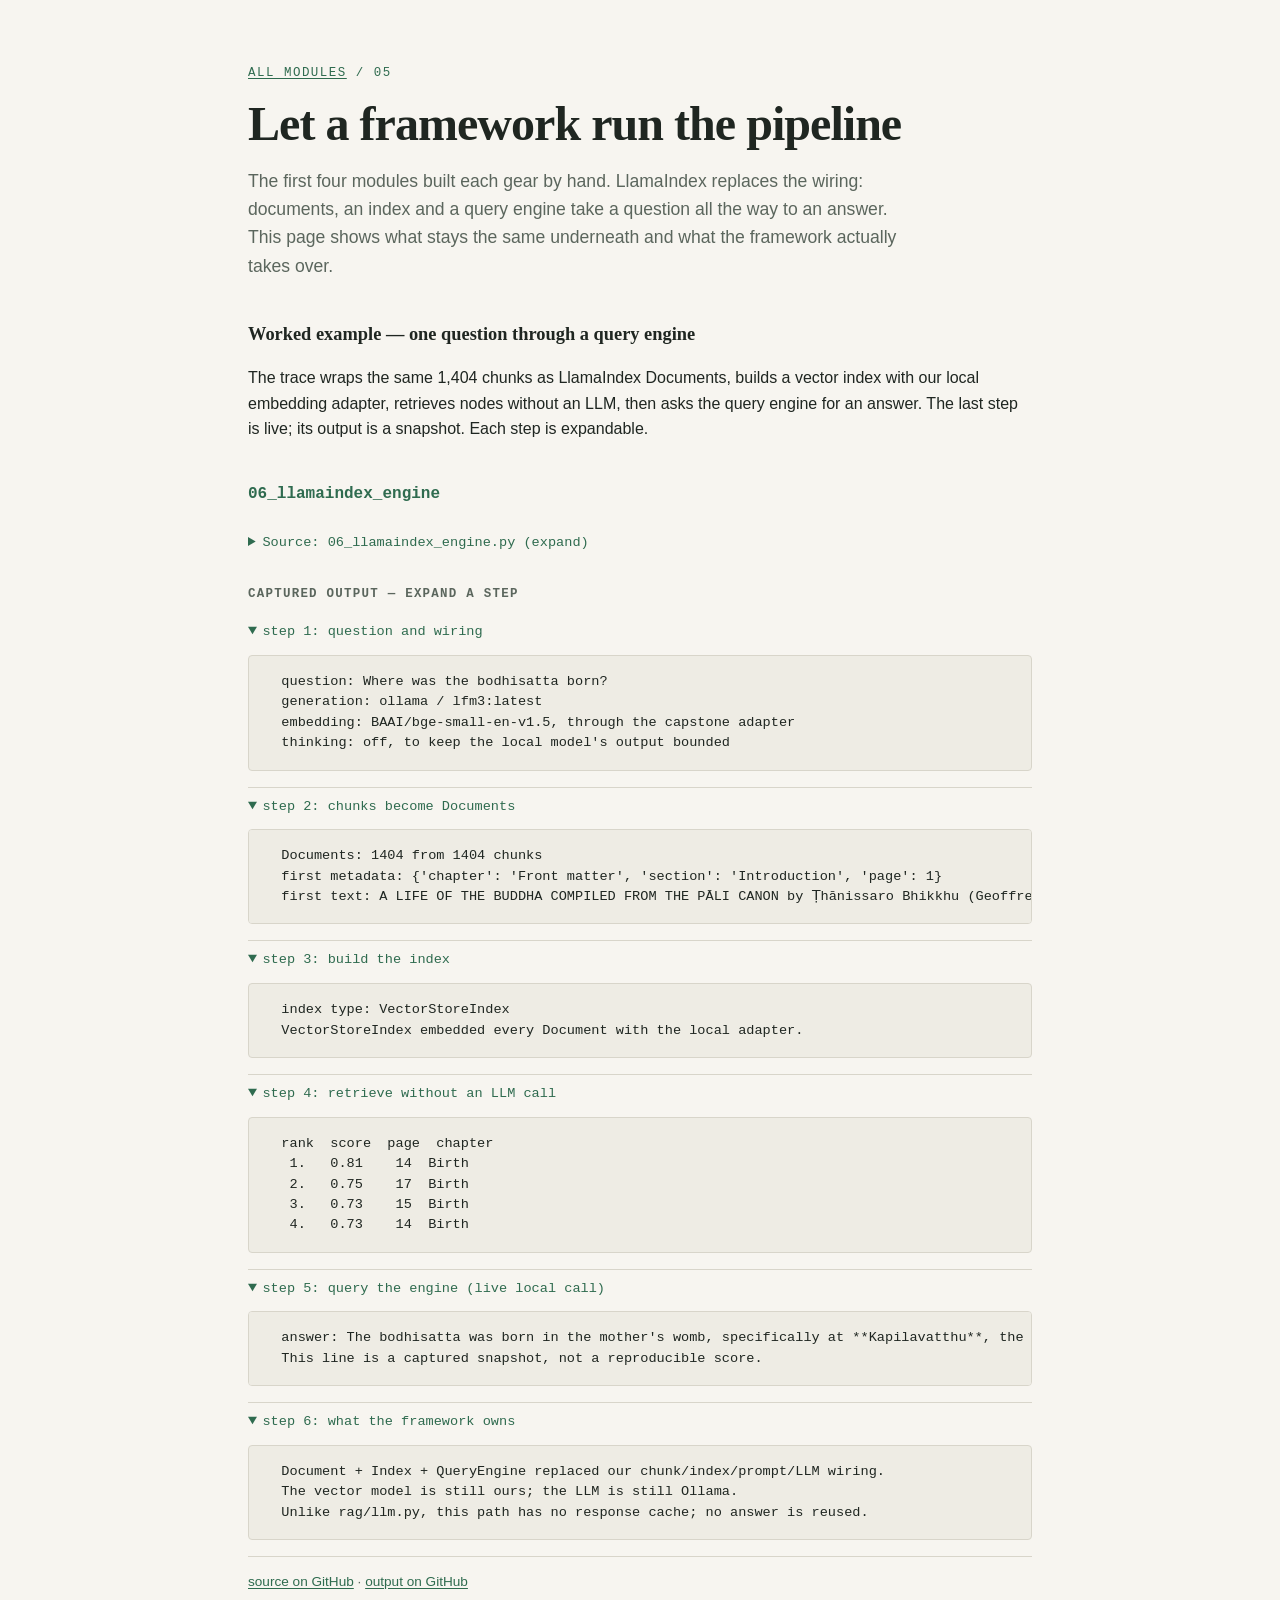
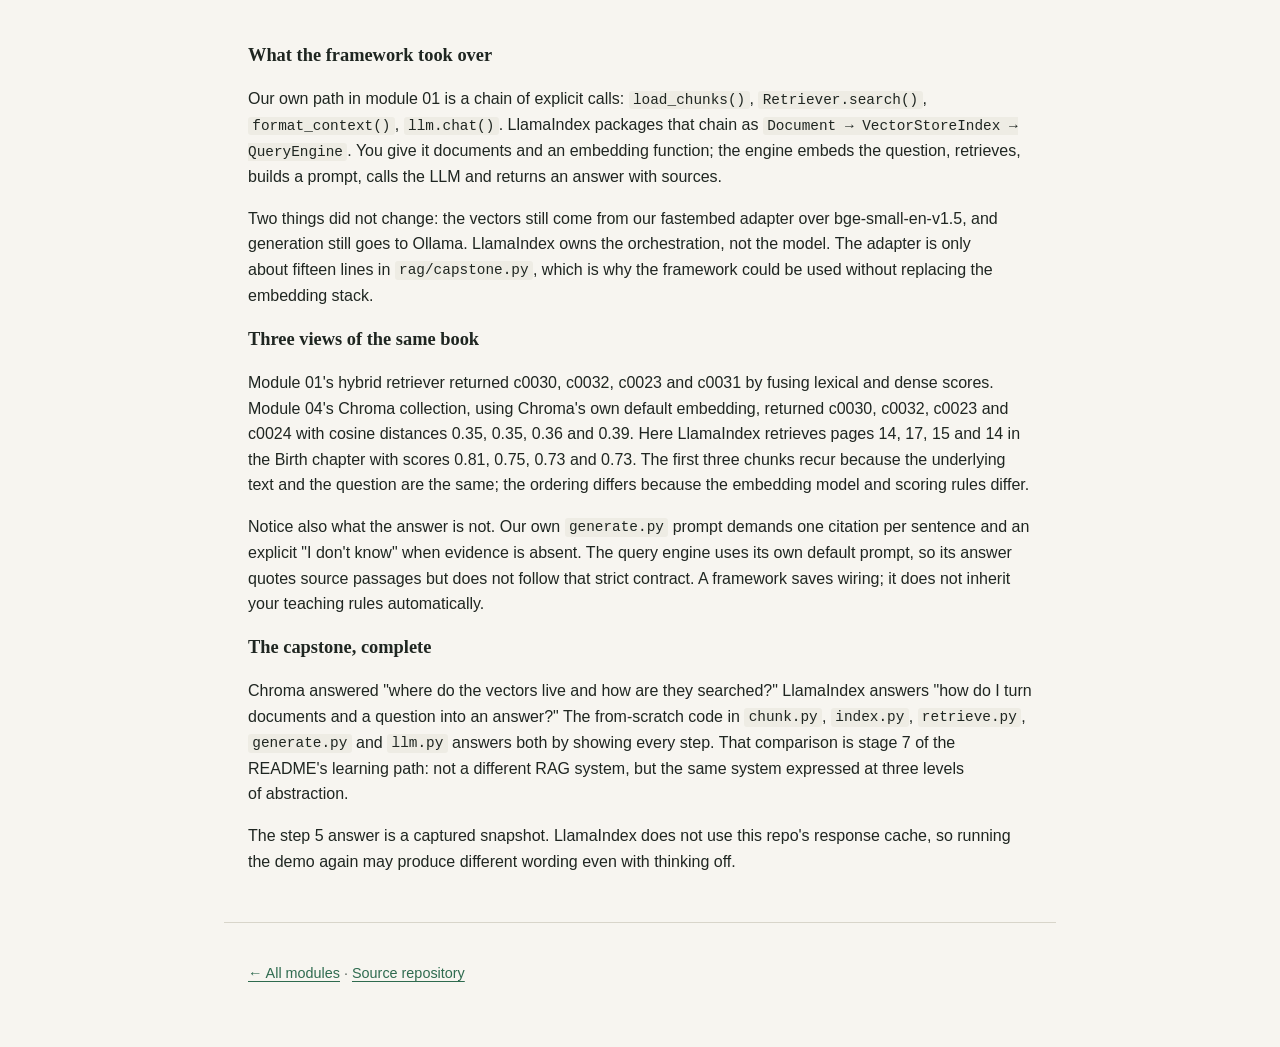
<file: docs/05-llamaindex.html>
<!DOCTYPE html>
<html lang="en">
<head>
  <meta charset="utf-8">
  <meta name="viewport" content="width=device-width, initial-scale=1">
  <title>05 — Let a framework run the pipeline · edu_RAG</title>
  <link rel="stylesheet" href="style.css">
</head>
<body>
  <header class="masthead">
    <p class="eyebrow"><a href="index.html">All modules</a> / 05</p>
    <h1>Let a framework run the pipeline</h1>
    <p class="lede">The first four modules built each gear by hand. LlamaIndex replaces the wiring: documents, an index and a query engine take a question all the way to an answer. This page shows what stays the same underneath and what the framework actually takes over.</p>
  </header>

  <main>
    <section class="demo-intro">
      <h2 class="section-title">Worked example — one question through a query engine</h2>
      <p>The trace wraps the same 1,404 chunks as LlamaIndex Documents, builds a vector index with our local embedding adapter, retrieves nodes without an LLM, then asks the query engine for an answer. The last step is live; its output is a snapshot. Each step is expandable.</p>
    </section>
    <section class="demo">
  <h2>06_llamaindex_engine</h2>
  <details class="demo-source">
    <summary>Source: 06_llamaindex_engine.py (expand)</summary>
    <pre><code class="language-python"><span class="tok-string">&quot;&quot;&quot;See LlamaIndex wrap retrieval and generation into one query engine.

Step 1: state the question, the local model and the embedding adapter.
Step 2: turn the same chunks into LlamaIndex Documents with metadata.
Step 3: build a VectorStoreIndex using our local fastembed adapter.
Step 4: retrieve nodes without calling the LLM.
Step 5: ask the query engine, which retrieves, prompts and calls Ollama.
Step 6: name what the framework replaced and where the boundary is.

Run from the repo root:
    .venv/bin/python demos/06_llamaindex_engine.py &gt; demos/06_llamaindex_engine.txt

This is the code path behind `python -m rag.cli capstone --tool llamaindex`.
The step 5 answer is a snapshot: LlamaIndex does not use this repo&#x27;s response
cache, so a rerun can produce different wording. All numbers print at 2 decimals.
&quot;&quot;&quot;</span>

<span class="tok-keyword">import</span> sys
<span class="tok-keyword">from</span> pathlib <span class="tok-keyword">import</span> Path

sys.path.insert(<span class="tok-number">0</span>, <span class="tok-builtin">str</span>(Path(__file__).resolve().parent.parent))

<span class="tok-keyword">from</span> llama_index.core <span class="tok-keyword">import</span> Document, VectorStoreIndex
<span class="tok-keyword">from</span> llama_index.core <span class="tok-keyword">import</span> Settings <span class="tok-keyword">as</span> LISettings
<span class="tok-keyword">from</span> llama_index.llms.ollama <span class="tok-keyword">import</span> Ollama

<span class="tok-keyword">from</span> rag.capstone <span class="tok-keyword">import</span> _local_embedder_class
<span class="tok-keyword">from</span> rag.chunk <span class="tok-keyword">import</span> load_chunks
<span class="tok-keyword">from</span> rag.config <span class="tok-keyword">import</span> Settings

QUESTION = <span class="tok-string">&quot;Where was the bodhisatta born?&quot;</span>


settings = Settings.load()
<span class="tok-builtin">print</span>(<span class="tok-string">&quot;== step 1: question and wiring ==&quot;</span>)
<span class="tok-builtin">print</span>(f&quot;  question: {QUESTION}&quot;)
<span class="tok-builtin">print</span>(f&quot;  generation: {settings.llm_backend} / {settings.llm_model}&quot;)
<span class="tok-builtin">print</span>(f&quot;  embedding: {settings.embed_model}, through the capstone adapter&quot;)
<span class="tok-builtin">print</span>(<span class="tok-string">&quot;  thinking: off, to keep the local model&#x27;s output bounded&quot;</span>)

chunks = load_chunks(settings)
documents = [
    Document(
        text=chunk.text,
        metadata={
            <span class="tok-string">&quot;chapter&quot;</span>: chunk.chapter,
            <span class="tok-string">&quot;section&quot;</span>: chunk.section,
            <span class="tok-string">&quot;page&quot;</span>: chunk.page_start,
        },
    )
    <span class="tok-keyword">for</span> chunk <span class="tok-keyword">in</span> chunks
]
first = documents[<span class="tok-number">0</span>]
<span class="tok-builtin">print</span>(<span class="tok-string">&quot;\n== step 2: chunks become Documents ==&quot;</span>)
<span class="tok-builtin">print</span>(f&quot;  Documents: {<span class="tok-builtin">len</span>(documents)} from {<span class="tok-builtin">len</span>(chunks)} chunks&quot;)
<span class="tok-builtin">print</span>(f&quot;  first metadata: {first.metadata}&quot;)
<span class="tok-builtin">print</span>(f&quot;  first text: {<span class="tok-string">&#x27; &#x27;</span>.join(first.text.split())[:<span class="tok-number">110</span>]}...&quot;)

Embedder = _local_embedder_class()
LISettings.embed_model = Embedder(model_name=settings.embed_model)
LISettings.llm = Ollama(
    model=settings.llm_model,
    request_timeout=settings.request_timeout,
    thinking=<span class="tok-keyword">False</span>,
    additional_kwargs={<span class="tok-string">&quot;num_predict&quot;</span>: <span class="tok-number">500</span>},
)
index = VectorStoreIndex.from_documents(documents)
<span class="tok-builtin">print</span>(<span class="tok-string">&quot;\n== step 3: build the index ==&quot;</span>)
<span class="tok-builtin">print</span>(f&quot;  index type: {<span class="tok-builtin">type</span>(index).<span class="tok-builtin">__name__</span>}&quot;)
<span class="tok-builtin">print</span>(<span class="tok-string">&quot;  VectorStoreIndex embedded every Document with the local adapter.&quot;</span>)

engine = index.as_query_engine(similarity_top_k=<span class="tok-number">4</span>)
nodes = engine.retrieve(QUESTION)
<span class="tok-builtin">print</span>(<span class="tok-string">&quot;\n== step 4: retrieve without an LLM call ==&quot;</span>)
<span class="tok-builtin">print</span>(<span class="tok-string">&quot;  rank  score  page  chapter&quot;</span>)
<span class="tok-keyword">for</span> rank, item <span class="tok-keyword">in</span> <span class="tok-builtin">enumerate</span>(nodes, start=<span class="tok-number">1</span>):
    <span class="tok-keyword">assert</span> item.score <span class="tok-keyword">is</span> <span class="tok-keyword">not</span> <span class="tok-keyword">None</span>
    node = item.node
    <span class="tok-builtin">print</span>(
        f&quot;  {rank:&gt;2}.   {item.score:.2f}   {node.metadata[<span class="tok-string">&#x27;page&#x27;</span>]:&gt;3}  &quot;
        f&quot;{node.metadata[<span class="tok-string">&#x27;chapter&#x27;</span>]}&quot;
    )

<span class="tok-builtin">print</span>(<span class="tok-string">&quot;\n== step 5: query the engine (live local call) ==&quot;</span>)
response = engine.query(QUESTION)
<span class="tok-builtin">print</span>(f&quot;  answer: {<span class="tok-string">&#x27; &#x27;</span>.join(<span class="tok-builtin">str</span>(response).split())}&quot;)
<span class="tok-builtin">print</span>(<span class="tok-string">&quot;  This line is a captured snapshot, not a reproducible score.&quot;</span>)

<span class="tok-builtin">print</span>(<span class="tok-string">&quot;\n== step 6: what the framework owns ==&quot;</span>)
<span class="tok-builtin">print</span>(<span class="tok-string">&quot;  Document + Index + QueryEngine replaced our chunk/index/prompt/LLM wiring.&quot;</span>)
<span class="tok-builtin">print</span>(<span class="tok-string">&quot;  The vector model is still ours; the LLM is still Ollama.&quot;</span>)
<span class="tok-builtin">print</span>(<span class="tok-string">&quot;  Unlike rag/llm.py, this path has no response cache; no answer is reused.&quot;</span>)
</code></pre>
  </details>
  <h3>Captured output — expand a step</h3>
  <details class="trace-step" open>
  <summary>step 1: question and wiring</summary>
  <pre>  question: Where was the bodhisatta born?
  generation: ollama / lfm3:latest
  embedding: BAAI/bge-small-en-v1.5, through the capstone adapter
  thinking: off, to keep the local model&#x27;s output bounded</pre>
</details>

<details class="trace-step" open>
  <summary>step 2: chunks become Documents</summary>
  <pre>  Documents: 1404 from 1404 chunks
  first metadata: {&#x27;chapter&#x27;: &#x27;Front matter&#x27;, &#x27;section&#x27;: &#x27;Introduction&#x27;, &#x27;page&#x27;: 1}
  first text: A LIFE OF THE BUDDHA COMPILED FROM THE PĀLI CANON by Ṭhānissaro Bhikkhu (Geoffrey DeGraff) &amp; Khematto Bhikkhu ...</pre>
</details>

<details class="trace-step" open>
  <summary>step 3: build the index</summary>
  <pre>  index type: VectorStoreIndex
  VectorStoreIndex embedded every Document with the local adapter.</pre>
</details>

<details class="trace-step" open>
  <summary>step 4: retrieve without an LLM call</summary>
  <pre>  rank  score  page  chapter
   1.   0.81    14  Birth
   2.   0.75    17  Birth
   3.   0.73    15  Birth
   4.   0.73    14  Birth</pre>
</details>

<details class="trace-step" open>
  <summary>step 5: query the engine (live local call)</summary>
  <pre>  answer: The bodhisatta was born in the mother&#x27;s womb, specifically at **Kapilavatthu**, the capital city of the Sakya family. According to the text: &gt; &quot;My father was named King Suddhodana. My mother, the giver of birth, was named Queen Māyā. Our capital city was named Kapilavatthu.&quot; — DN 14 &gt; &quot;When the bodhisatta, mindful &amp; alert, descended from the Tusita host and alighted in his mother’s womb...&quot; Thus, the birthplace is within the mother’s womb at Kapilavatthu, in the Sakya family&#x27;s realm.
  This line is a captured snapshot, not a reproducible score.</pre>
</details>

<details class="trace-step" open>
  <summary>step 6: what the framework owns</summary>
  <pre>  Document + Index + QueryEngine replaced our chunk/index/prompt/LLM wiring.
  The vector model is still ours; the LLM is still Ollama.
  Unlike rag/llm.py, this path has no response cache; no answer is reused.</pre>
</details>

  <p class="demo-links"><a href="https://github.com/Santhust/edu_RAG/blob/main/demos/06_llamaindex_engine.py">source on GitHub</a> · <a href="https://github.com/Santhust/edu_RAG/blob/main/demos/06_llamaindex_engine.txt">output on GitHub</a></p>
</section>


    <h2 class="section-title">What the framework took over</h2>
    <p>Our own path in module 01 is a chain of explicit calls: <code>load_chunks()</code>, <code>Retriever.search()</code>, <code>format_context()</code>, <code>llm.chat()</code>. LlamaIndex packages that chain as <code>Document → VectorStoreIndex → QueryEngine</code>. You give it documents and an embedding function; the engine embeds the question, retrieves, builds a prompt, calls the LLM and returns an answer with sources.</p>
    <p>Two things did not change: the vectors still come from our fastembed adapter over bge-small-en-v1.5, and generation still goes to Ollama. LlamaIndex owns the orchestration, not the model. The adapter is only about fifteen lines in <code>rag/capstone.py</code>, which is why the framework could be used without replacing the embedding stack.</p>

    <h2 class="section-title">Three views of the same book</h2>
    <p>Module 01's hybrid retriever returned c0030, c0032, c0023 and c0031 by fusing lexical and dense scores. Module 04's Chroma collection, using Chroma's own default embedding, returned c0030, c0032, c0023 and c0024 with cosine distances 0.35, 0.35, 0.36 and 0.39. Here LlamaIndex retrieves pages 14, 17, 15 and 14 in the Birth chapter with scores 0.81, 0.75, 0.73 and 0.73. The first three chunks recur because the underlying text and the question are the same; the ordering differs because the embedding model and scoring rules differ.</p>
    <p>Notice also what the answer is not. Our own <code>generate.py</code> prompt demands one citation per sentence and an explicit "I don't know" when evidence is absent. The query engine uses its own default prompt, so its answer quotes source passages but does not follow that strict contract. A framework saves wiring; it does not inherit your teaching rules automatically.</p>

    <h2 class="section-title">The capstone, complete</h2>
    <p>Chroma answered "where do the vectors live and how are they searched?" LlamaIndex answers "how do I turn documents and a question into an answer?" The from-scratch code in <code>chunk.py</code>, <code>index.py</code>, <code>retrieve.py</code>, <code>generate.py</code> and <code>llm.py</code> answers both by showing every step. That comparison is stage 7 of the README's learning path: not a different RAG system, but the same system expressed at three levels of abstraction.</p>
    <p>The step 5 answer is a captured snapshot. LlamaIndex does not use this repo's response cache, so running the demo again may produce different wording even with thinking off.</p>
  </main>

  <footer class="footer">
    <p><a href="index.html">← All modules</a> · <a href="https://github.com/Santhust/edu_RAG">Source repository</a></p>
  </footer>
</body>
</html>
</file>
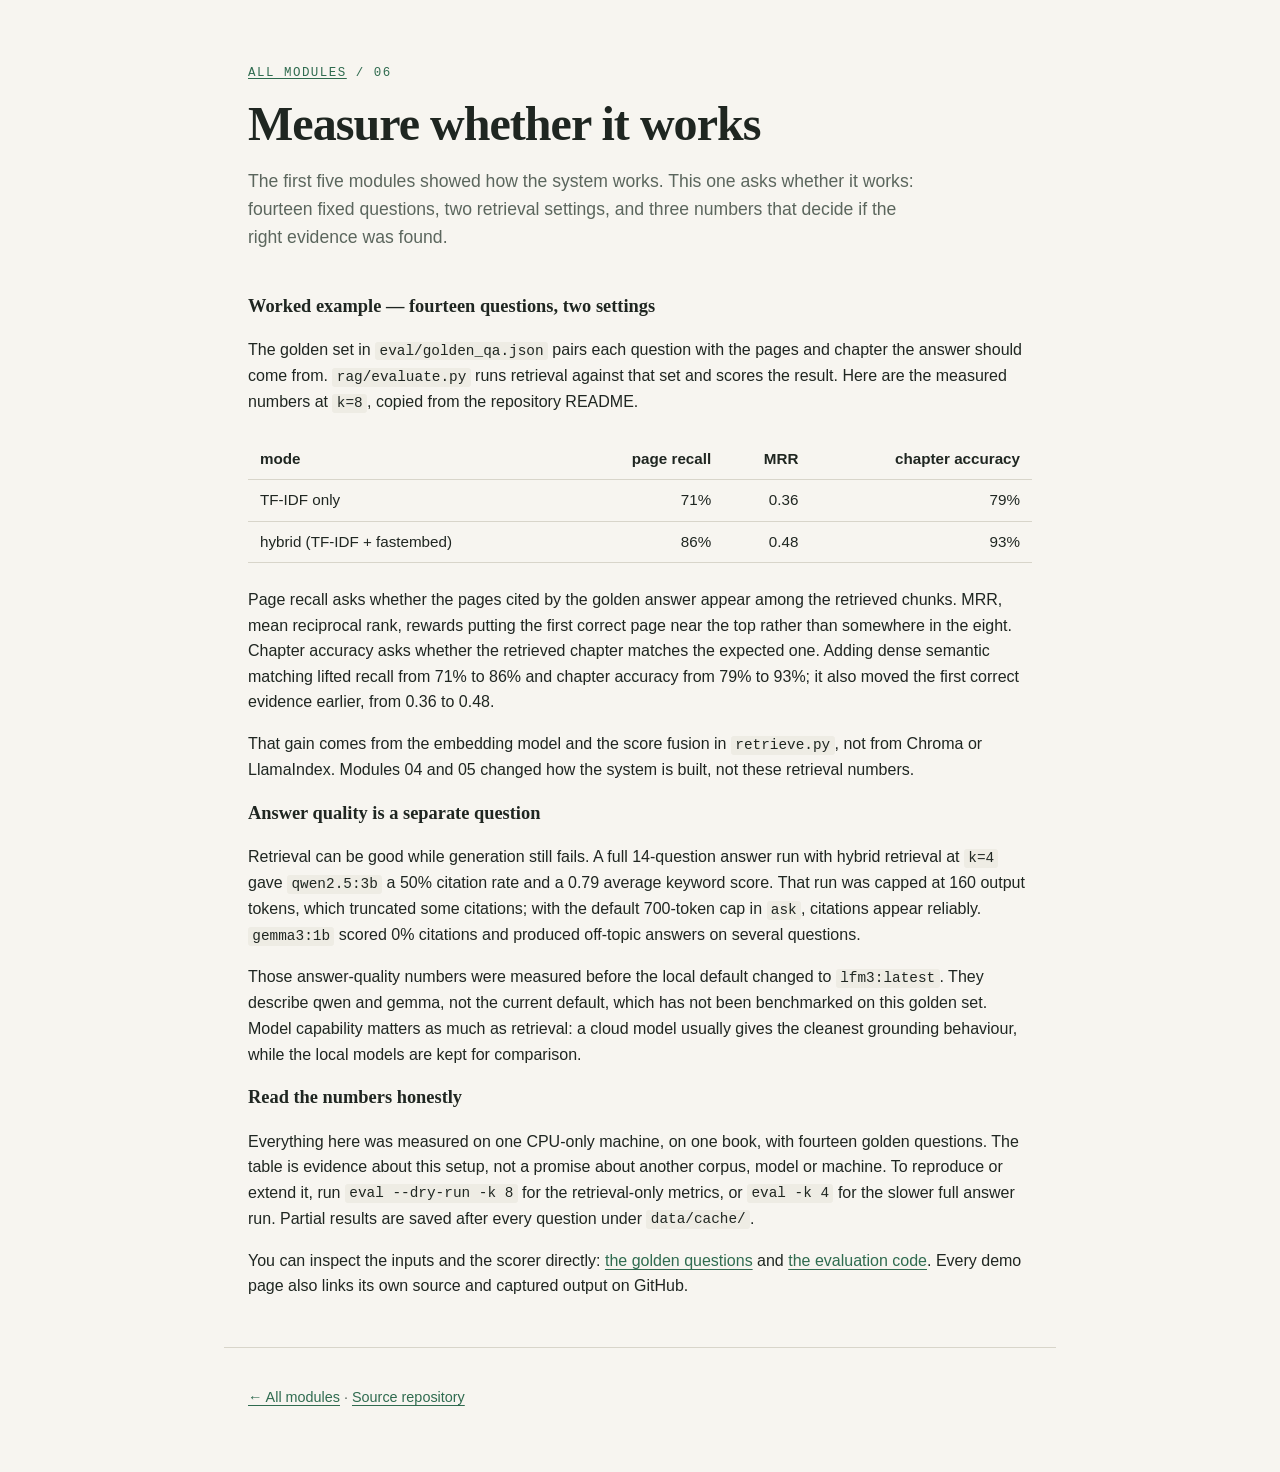
<file: docs/06-evaluation.html>
<!DOCTYPE html>
<html lang="en">
<head>
  <meta charset="utf-8">
  <meta name="viewport" content="width=device-width, initial-scale=1">
  <title>06 — Measure whether it works · edu_RAG</title>
  <link rel="stylesheet" href="style.css">
</head>
<body>
  <header class="masthead">
    <p class="eyebrow"><a href="index.html">All modules</a> / 06</p>
    <h1>Measure whether it works</h1>
    <p class="lede">The first five modules showed how the system works. This one asks whether it works: fourteen fixed questions, two retrieval settings, and three numbers that decide if the right evidence was found.</p>
  </header>

  <main>
    <h2 class="section-title">Worked example — fourteen questions, two settings</h2>
    <p>The golden set in <code>eval/golden_qa.json</code> pairs each question with the pages and chapter the answer should come from. <code>rag/evaluate.py</code> runs retrieval against that set and scores the result. Here are the measured numbers at <code>k=8</code>, copied from the repository README.</p>

    <table>
      <thead>
        <tr><th>mode</th><th>page recall</th><th>MRR</th><th>chapter accuracy</th></tr>
      </thead>
      <tbody>
        <tr><td>TF-IDF only</td><td>71%</td><td>0.36</td><td>79%</td></tr>
        <tr><td>hybrid (TF-IDF + fastembed)</td><td>86%</td><td>0.48</td><td>93%</td></tr>
      </tbody>
    </table>

    <p>Page recall asks whether the pages cited by the golden answer appear among the retrieved chunks. MRR, mean reciprocal rank, rewards putting the first correct page near the top rather than somewhere in the eight. Chapter accuracy asks whether the retrieved chapter matches the expected one. Adding dense semantic matching lifted recall from 71% to 86% and chapter accuracy from 79% to 93%; it also moved the first correct evidence earlier, from 0.36 to 0.48.</p>
    <p>That gain comes from the embedding model and the score fusion in <code>retrieve.py</code>, not from Chroma or LlamaIndex. Modules 04 and 05 changed how the system is built, not these retrieval numbers.</p>

    <h2 class="section-title">Answer quality is a separate question</h2>
    <p>Retrieval can be good while generation still fails. A full 14-question answer run with hybrid retrieval at <code>k=4</code> gave <code>qwen2.5:3b</code> a 50% citation rate and a 0.79 average keyword score. That run was capped at 160 output tokens, which truncated some citations; with the default 700-token cap in <code>ask</code>, citations appear reliably. <code>gemma3:1b</code> scored 0% citations and produced off-topic answers on several questions.</p>
    <p>Those answer-quality numbers were measured before the local default changed to <code>lfm3:latest</code>. They describe qwen and gemma, not the current default, which has not been benchmarked on this golden set. Model capability matters as much as retrieval: a cloud model usually gives the cleanest grounding behaviour, while the local models are kept for comparison.</p>

    <h2 class="section-title">Read the numbers honestly</h2>
    <p>Everything here was measured on one CPU-only machine, on one book, with fourteen golden questions. The table is evidence about this setup, not a promise about another corpus, model or machine. To reproduce or extend it, run <code>eval --dry-run -k 8</code> for the retrieval-only metrics, or <code>eval -k 4</code> for the slower full answer run. Partial results are saved after every question under <code>data/cache/</code>.</p>
    <p>You can inspect the inputs and the scorer directly: <a href="https://github.com/Santhust/edu_RAG/blob/main/eval/golden_qa.json">the golden questions</a> and <a href="https://github.com/Santhust/edu_RAG/blob/main/rag/evaluate.py">the evaluation code</a>. Every demo page also links its own source and captured output on GitHub.</p>
  </main>

  <footer class="footer">
    <p><a href="index.html">← All modules</a> · <a href="https://github.com/Santhust/edu_RAG">Source repository</a></p>
  </footer>
</body>
</html>
</file>
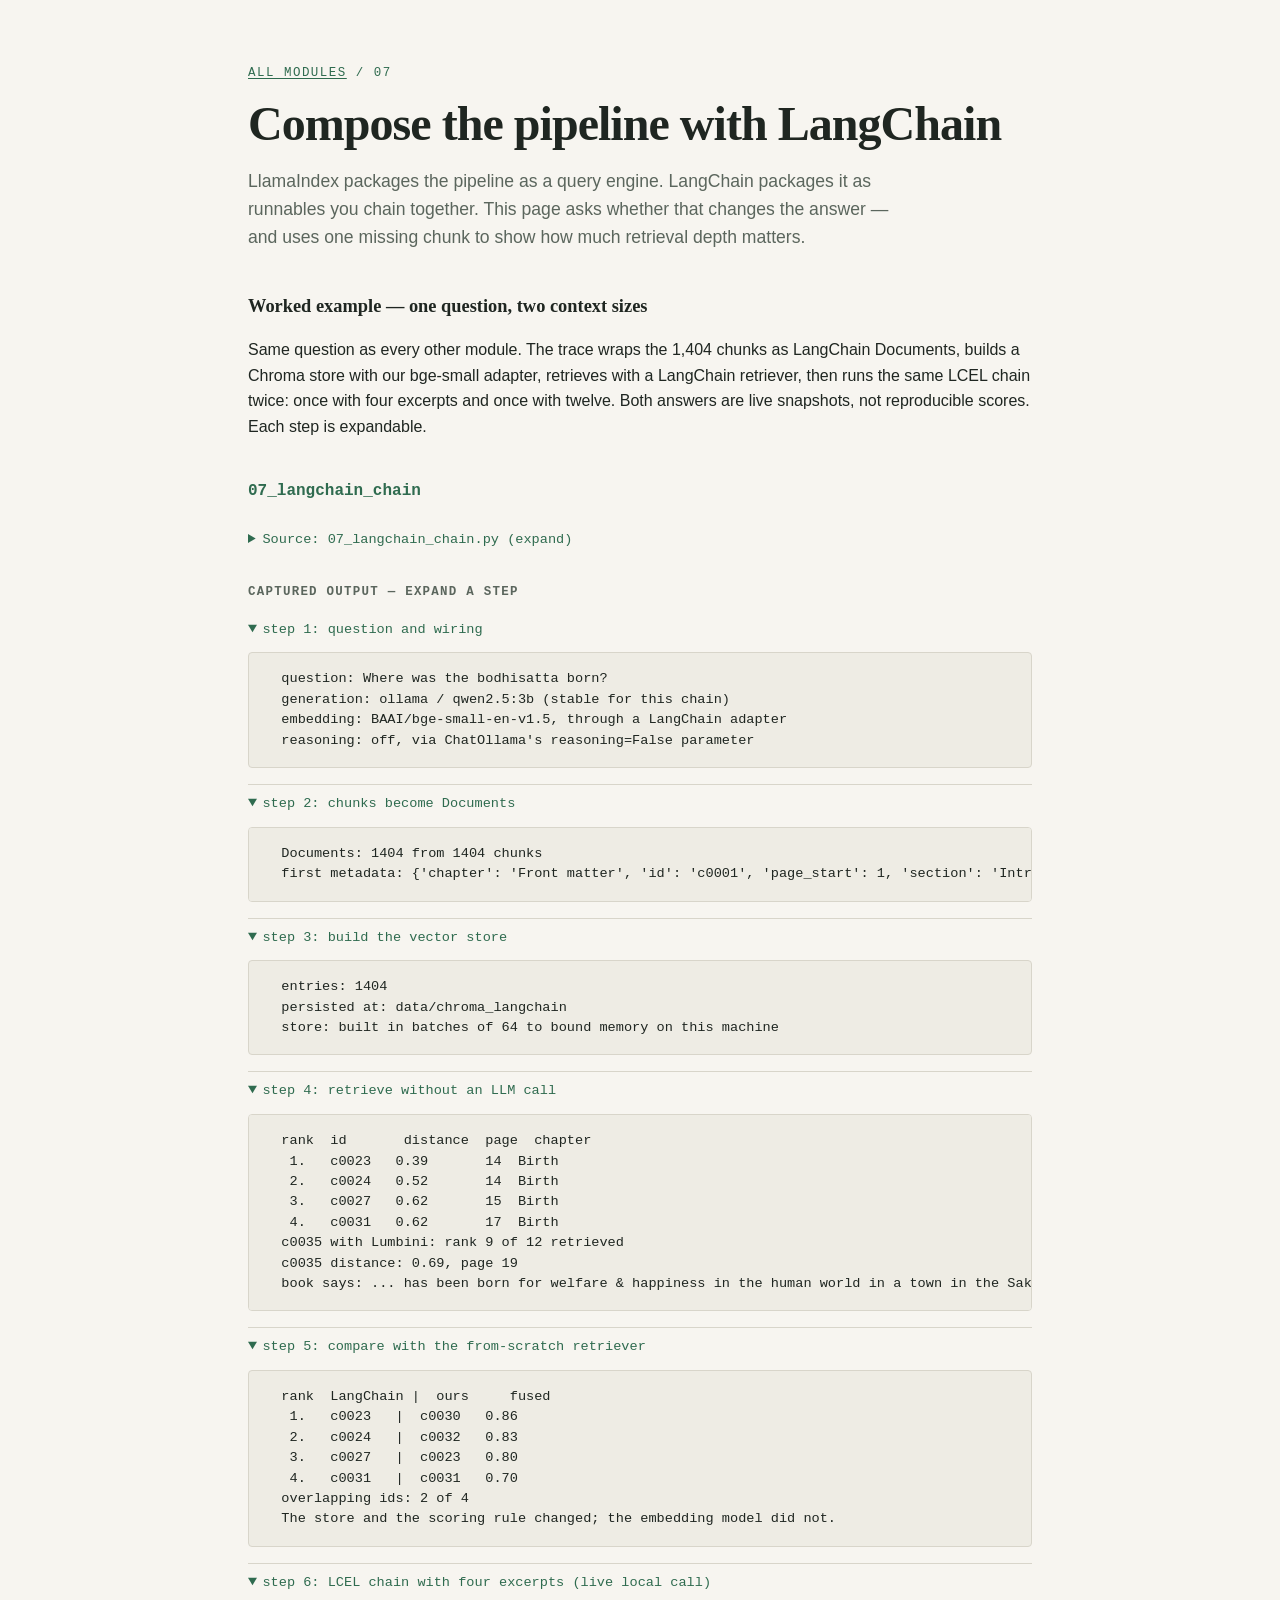
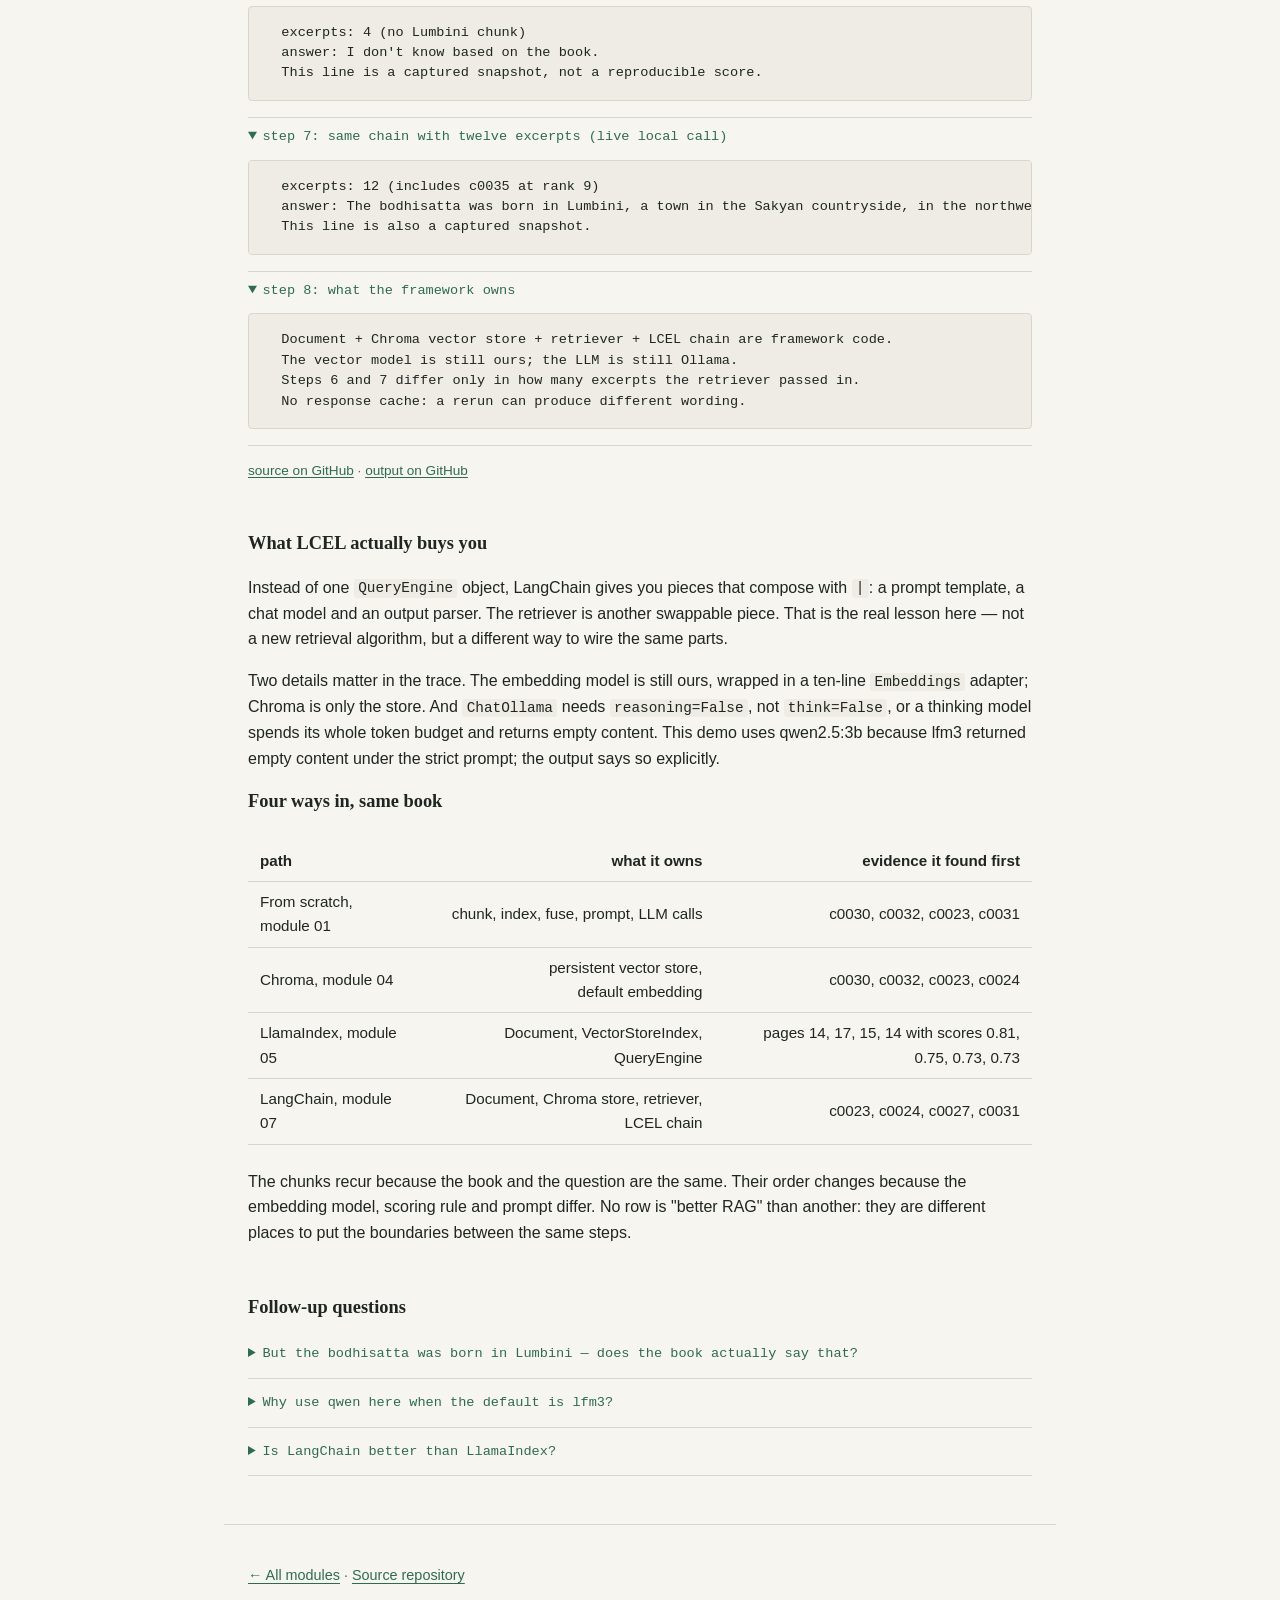
<file: docs/07-langchain.html>
<!DOCTYPE html>
<html lang="en">
<head>
  <meta charset="utf-8">
  <meta name="viewport" content="width=device-width, initial-scale=1">
  <title>07 — Compose the pipeline with LangChain · edu_RAG</title>
  <link rel="stylesheet" href="style.css">
</head>
<body>
  <header class="masthead">
    <p class="eyebrow"><a href="index.html">All modules</a> / 07</p>
    <h1>Compose the pipeline with LangChain</h1>
    <p class="lede">LlamaIndex packages the pipeline as a query engine. LangChain packages it as runnables you chain together. This page asks whether that changes the answer — and uses one missing chunk to show how much retrieval depth matters.</p>
  </header>

  <main>
    <section class="demo-intro">
      <h2 class="section-title">Worked example — one question, two context sizes</h2>
      <p>Same question as every other module. The trace wraps the 1,404 chunks as LangChain Documents, builds a Chroma store with our bge-small adapter, retrieves with a LangChain retriever, then runs the same LCEL chain twice: once with four excerpts and once with twelve. Both answers are live snapshots, not reproducible scores. Each step is expandable.</p>
    </section>
    <section class="demo">
  <h2>07_langchain_chain</h2>
  <details class="demo-source">
    <summary>Source: 07_langchain_chain.py (expand)</summary>
    <pre><code class="language-python"><span class="tok-string">&quot;&quot;&quot;See LangChain compose the same pipeline with LCEL and a Chroma retriever.

Step 1: state the question, the model and the embedding adapter.
Step 2: wrap the chunks as LangChain Documents with metadata.
Step 3: build a fresh Chroma store with our bge-small embeddings.
Step 4: retrieve nodes and scores, then locate the Lumbini chunk deeper down.
Step 5: compare with the from-scratch hybrid retriever.
Step 6: run an LCEL chain on the top four excerpts.
Step 7: run the same chain with twelve excerpts.
Step 8: name what the framework owns and mark both answers as snapshots.

Run from the repo root:
    .venv/bin/python demos/07_langchain_chain.py &gt; demos/07_langchain_chain.txt

The store is built once in batches of 64 to bound memory, then loaded from
disk on later runs. The captured .txt shows that first build; later runs print
a load line instead. Steps 6 and 7 use qwen2.5:3b because lfm3 returned empty
content under this prompt through langchain-ollama even with reasoning=False.
Both answers are snapshots: LangChain does not use this repo&#x27;s response cache.
All numbers print at 2 decimals.
&quot;&quot;&quot;</span>

<span class="tok-keyword">import</span> sys
<span class="tok-keyword">from</span> pathlib <span class="tok-keyword">import</span> Path

sys.path.insert(<span class="tok-number">0</span>, <span class="tok-builtin">str</span>(Path(__file__).resolve().parent.parent))

<span class="tok-keyword">from</span> fastembed <span class="tok-keyword">import</span> TextEmbedding
<span class="tok-keyword">from</span> langchain_chroma <span class="tok-keyword">import</span> Chroma
<span class="tok-keyword">from</span> langchain_core.documents <span class="tok-keyword">import</span> Document
<span class="tok-keyword">from</span> langchain_core.embeddings <span class="tok-keyword">import</span> Embeddings
<span class="tok-keyword">from</span> langchain_core.output_parsers <span class="tok-keyword">import</span> StrOutputParser
<span class="tok-keyword">from</span> langchain_core.prompts <span class="tok-keyword">import</span> ChatPromptTemplate
<span class="tok-keyword">from</span> langchain_ollama <span class="tok-keyword">import</span> ChatOllama

<span class="tok-keyword">from</span> rag.chunk <span class="tok-keyword">import</span> load_chunks
<span class="tok-keyword">from</span> rag.config <span class="tok-keyword">import</span> Settings
<span class="tok-keyword">from</span> rag.retrieve <span class="tok-keyword">import</span> Retriever

QUESTION = <span class="tok-string">&quot;Where was the bodhisatta born?&quot;</span>


<span class="tok-keyword">class</span> <span class="tok-def">LocalBge</span>(Embeddings):
    <span class="tok-string">&quot;&quot;&quot;Expose our cached fastembed model through LangChain&#x27;s interface.&quot;&quot;&quot;</span>

    <span class="tok-keyword">def</span> <span class="tok-def">__init__</span>(self, model_name: <span class="tok-builtin">str</span>) -&gt; <span class="tok-keyword">None</span>:
        self.model = TextEmbedding(model_name=model_name)

    <span class="tok-keyword">def</span> <span class="tok-def">embed_documents</span>(self, texts: <span class="tok-builtin">list</span>[<span class="tok-builtin">str</span>]) -&gt; <span class="tok-builtin">list</span>[<span class="tok-builtin">list</span>[<span class="tok-builtin">float</span>]]:
        <span class="tok-keyword">return</span> [vector.tolist() <span class="tok-keyword">for</span> vector <span class="tok-keyword">in</span> self.model.embed(texts)]

    <span class="tok-keyword">def</span> <span class="tok-def">embed_query</span>(self, text: <span class="tok-builtin">str</span>) -&gt; <span class="tok-builtin">list</span>[<span class="tok-builtin">float</span>]:
        <span class="tok-keyword">return</span> <span class="tok-builtin">list</span>(self.model.embed([text]))[<span class="tok-number">0</span>].tolist()


settings = Settings.load()
<span class="tok-builtin">print</span>(<span class="tok-string">&quot;== step 1: question and wiring ==&quot;</span>)
<span class="tok-builtin">print</span>(f&quot;  question: {QUESTION}&quot;)
<span class="tok-builtin">print</span>(f&quot;  generation: {settings.llm_backend} / qwen2.5:3b (stable for this chain)&quot;)
<span class="tok-builtin">print</span>(f&quot;  embedding: {settings.embed_model}, through a LangChain adapter&quot;)
<span class="tok-builtin">print</span>(<span class="tok-string">&quot;  reasoning: off, via ChatOllama&#x27;s reasoning=False parameter&quot;</span>)

chunks = load_chunks(settings)
documents = [
    Document(
        page_content=chunk.text,
        metadata={
            <span class="tok-string">&quot;id&quot;</span>: chunk.<span class="tok-builtin">id</span>,
            <span class="tok-string">&quot;chapter&quot;</span>: chunk.chapter,
            <span class="tok-string">&quot;section&quot;</span>: chunk.section,
            <span class="tok-string">&quot;page_start&quot;</span>: chunk.page_start,
        },
    )
    <span class="tok-keyword">for</span> chunk <span class="tok-keyword">in</span> chunks
]
<span class="tok-builtin">print</span>(<span class="tok-string">&quot;\n== step 2: chunks become Documents ==&quot;</span>)
<span class="tok-builtin">print</span>(f&quot;  Documents: {<span class="tok-builtin">len</span>(documents)} from {<span class="tok-builtin">len</span>(chunks)} chunks&quot;)
<span class="tok-builtin">print</span>(f&quot;  first metadata: {<span class="tok-builtin">dict</span>(<span class="tok-builtin">sorted</span>(documents[<span class="tok-number">0</span>].metadata.items()))}&quot;)

embedding = LocalBge(settings.embed_model)
store_path = settings.data_dir / <span class="tok-string">&quot;chroma_langchain&quot;</span>
<span class="tok-keyword">if</span> store_path.exists():
    store = Chroma(persist_directory=<span class="tok-builtin">str</span>(store_path), embedding_function=embedding)
    store_state = <span class="tok-string">&quot;loaded from disk, no embeddings recomputed&quot;</span>
<span class="tok-keyword">else</span>:
    store = Chroma(persist_directory=<span class="tok-builtin">str</span>(store_path), embedding_function=embedding)
    <span class="tok-keyword">for</span> start <span class="tok-keyword">in</span> <span class="tok-builtin">range</span>(<span class="tok-number">0</span>, <span class="tok-builtin">len</span>(documents), <span class="tok-number">64</span>):
        store.add_documents(documents[start : start + <span class="tok-number">64</span>])
    store_state = <span class="tok-string">&quot;built in batches of 64 to bound memory on this machine&quot;</span>
<span class="tok-builtin">print</span>(<span class="tok-string">&quot;\n== step 3: build the vector store ==&quot;</span>)
<span class="tok-builtin">print</span>(f&quot;  entries: {store._collection.count()}&quot;)
<span class="tok-builtin">print</span>(f&quot;  persisted at: {store_path.relative_to(settings.data_dir.parent)}&quot;)
<span class="tok-builtin">print</span>(f&quot;  store: {store_state}&quot;)

retriever = store.as_retriever(search_kwargs={<span class="tok-string">&quot;k&quot;</span>: <span class="tok-number">4</span>})
chosen = retriever.invoke(QUESTION)
scored = store.similarity_search_with_score(QUESTION, k=<span class="tok-number">4</span>)
<span class="tok-builtin">print</span>(<span class="tok-string">&quot;\n== step 4: retrieve without an LLM call ==&quot;</span>)
<span class="tok-builtin">print</span>(<span class="tok-string">&quot;  rank  id       distance  page  chapter&quot;</span>)
<span class="tok-keyword">for</span> rank, (document, distance) <span class="tok-keyword">in</span> <span class="tok-builtin">enumerate</span>(scored, start=<span class="tok-number">1</span>):
    <span class="tok-builtin">print</span>(
        f&quot;  {rank:&gt;2}.   {document.metadata[<span class="tok-string">&#x27;id&#x27;</span>]:&lt;7} {distance:.2f}      &quot;
        f&quot;{document.metadata[<span class="tok-string">&#x27;page_start&#x27;</span>]:&gt;3}  {document.metadata[<span class="tok-string">&#x27;chapter&#x27;</span>]}&quot;
    )

wide = store.similarity_search_with_score(QUESTION, k=<span class="tok-number">12</span>)
lumbini_rank = <span class="tok-builtin">next</span>(
    (
        rank
        <span class="tok-keyword">for</span> rank, (document, _) <span class="tok-keyword">in</span> <span class="tok-builtin">enumerate</span>(wide, start=<span class="tok-number">1</span>)
        <span class="tok-keyword">if</span> <span class="tok-string">&quot;Lumbini&quot;</span> <span class="tok-keyword">in</span> document.page_content
    ),
    <span class="tok-keyword">None</span>,
)
<span class="tok-builtin">print</span>(f&quot;  c0035 with Lumbini: rank {lumbini_rank} of {<span class="tok-builtin">len</span>(wide)} retrieved&quot;)
<span class="tok-keyword">if</span> lumbini_rank <span class="tok-keyword">is</span> <span class="tok-keyword">not</span> <span class="tok-keyword">None</span>:
    document, distance = wide[lumbini_rank - <span class="tok-number">1</span>]
    flat = <span class="tok-string">&quot; &quot;</span>.join(document.page_content.split())
    position = flat.find(<span class="tok-string">&quot;Lumbini&quot;</span>)
    <span class="tok-builtin">print</span>(f&quot;  c0035 distance: {distance:.2f}, page {document.metadata[<span class="tok-string">&#x27;page_start&#x27;</span>]}&quot;)
    <span class="tok-builtin">print</span>(f&quot;  book says: ...{flat[<span class="tok-builtin">max</span>(<span class="tok-number">0</span>, position - <span class="tok-number">95</span>) : position + <span class="tok-number">30</span>]}...&quot;)

dense_files = <span class="tok-builtin">sorted</span>(settings.index_dir.glob(<span class="tok-string">&quot;dense-*.npy&quot;</span>))
<span class="tok-keyword">if</span> <span class="tok-keyword">not</span> dense_files:
    <span class="tok-keyword">raise</span> <span class="tok-builtin">RuntimeError</span>(<span class="tok-string">&quot;No dense index found; run ingest --embed-backend fastembed&quot;</span>)
backend = dense_files[<span class="tok-number">0</span>].stem.removeprefix(<span class="tok-string">&quot;dense-&quot;</span>).split(<span class="tok-string">&quot;-&quot;</span>)[<span class="tok-number">0</span>]
ours = Retriever(settings.overrides(embed_backend=backend), chunks=chunks).search(
    QUESTION, k=<span class="tok-number">4</span>, mode=<span class="tok-string">&quot;hybrid&quot;</span>
)
<span class="tok-builtin">print</span>(<span class="tok-string">&quot;\n== step 5: compare with the from-scratch retriever ==&quot;</span>)
<span class="tok-builtin">print</span>(<span class="tok-string">&quot;  rank  LangChain |  ours     fused&quot;</span>)
<span class="tok-keyword">for</span> rank <span class="tok-keyword">in</span> <span class="tok-builtin">range</span>(<span class="tok-number">1</span>, <span class="tok-number">5</span>):
    item = ours[rank - <span class="tok-number">1</span>]
    <span class="tok-builtin">print</span>(
        f&quot;  {rank:&gt;2}.   {chosen[rank - <span class="tok-number">1</span>].metadata[<span class="tok-string">&#x27;id&#x27;</span>]:&lt;7} |  &quot;
        f&quot;{item.chunk.<span class="tok-builtin">id</span>:&lt;7} {item.score:.2f}&quot;
    )
overlap = {d.metadata[<span class="tok-string">&quot;id&quot;</span>] <span class="tok-keyword">for</span> d <span class="tok-keyword">in</span> chosen} &amp; {item.chunk.<span class="tok-builtin">id</span> <span class="tok-keyword">for</span> item <span class="tok-keyword">in</span> ours}
<span class="tok-builtin">print</span>(f&quot;  overlapping ids: {<span class="tok-builtin">len</span>(overlap)} of 4&quot;)
<span class="tok-builtin">print</span>(<span class="tok-string">&quot;  The store and the scoring rule changed; the embedding model did not.&quot;</span>)

context4 = <span class="tok-string">&quot;\n\n&quot;</span>.join(
    f&quot;[{document.metadata[<span class="tok-string">&#x27;id&#x27;</span>]}] {document.page_content}&quot; <span class="tok-keyword">for</span> document <span class="tok-keyword">in</span> chosen
)
prompt = ChatPromptTemplate.from_messages(
    [
        (
            <span class="tok-string">&quot;system&quot;</span>,
            <span class="tok-string">&quot;Answer only from the numbered excerpts, in at most three sentences. &quot;</span>
            <span class="tok-string">&quot;Cite each sentence with its [id]. If the answer is not in the &quot;</span>
            <span class="tok-string">&quot;excerpts, say \&quot;I don&#x27;t know based on the book.\&quot;&quot;</span>,
        ),
        (<span class="tok-string">&quot;human&quot;</span>, <span class="tok-string">&quot;Excerpts:\n{context}\n\nQuestion: {question}&quot;</span>),
    ]
)
llm = ChatOllama(
    model=<span class="tok-string">&quot;qwen2.5:3b&quot;</span>,
    temperature=settings.temperature,
    reasoning=<span class="tok-keyword">False</span>,
    num_predict=<span class="tok-number">200</span>,
)
chain = prompt | llm | StrOutputParser()
<span class="tok-builtin">print</span>(<span class="tok-string">&quot;\n== step 6: LCEL chain with four excerpts (live local call) ==&quot;</span>)
<span class="tok-builtin">print</span>(f&quot;  excerpts: {<span class="tok-builtin">len</span>(chosen)} (no Lumbini chunk)&quot;)
answer4 = chain.invoke({<span class="tok-string">&quot;context&quot;</span>: context4, <span class="tok-string">&quot;question&quot;</span>: QUESTION})
<span class="tok-builtin">print</span>(f&quot;  answer: {<span class="tok-string">&#x27; &#x27;</span>.join(answer4.split())}&quot;)
<span class="tok-builtin">print</span>(<span class="tok-string">&quot;  This line is a captured snapshot, not a reproducible score.&quot;</span>)

context12 = <span class="tok-string">&quot;\n\n&quot;</span>.join(
    f&quot;[{document.metadata[<span class="tok-string">&#x27;id&#x27;</span>]}] {document.page_content}&quot;
    <span class="tok-keyword">for</span> document, _ <span class="tok-keyword">in</span> wide
)
<span class="tok-builtin">print</span>(<span class="tok-string">&quot;\n== step 7: same chain with twelve excerpts (live local call) ==&quot;</span>)
<span class="tok-builtin">print</span>(f&quot;  excerpts: {<span class="tok-builtin">len</span>(wide)} (includes c0035 at rank {lumbini_rank})&quot;)
answer12 = chain.invoke({<span class="tok-string">&quot;context&quot;</span>: context12, <span class="tok-string">&quot;question&quot;</span>: QUESTION})
<span class="tok-builtin">print</span>(f&quot;  answer: {<span class="tok-string">&#x27; &#x27;</span>.join(answer12.split())}&quot;)
<span class="tok-builtin">print</span>(<span class="tok-string">&quot;  This line is also a captured snapshot.&quot;</span>)

<span class="tok-builtin">print</span>(<span class="tok-string">&quot;\n== step 8: what the framework owns ==&quot;</span>)
<span class="tok-builtin">print</span>(<span class="tok-string">&quot;  Document + Chroma vector store + retriever + LCEL chain are framework code.&quot;</span>)
<span class="tok-builtin">print</span>(<span class="tok-string">&quot;  The vector model is still ours; the LLM is still Ollama.&quot;</span>)
<span class="tok-builtin">print</span>(<span class="tok-string">&quot;  Steps 6 and 7 differ only in how many excerpts the retriever passed in.&quot;</span>)
<span class="tok-builtin">print</span>(<span class="tok-string">&quot;  No response cache: a rerun can produce different wording.&quot;</span>)
</code></pre>
  </details>
  <h3>Captured output — expand a step</h3>
  <details class="trace-step" open>
  <summary>step 1: question and wiring</summary>
  <pre>  question: Where was the bodhisatta born?
  generation: ollama / qwen2.5:3b (stable for this chain)
  embedding: BAAI/bge-small-en-v1.5, through a LangChain adapter
  reasoning: off, via ChatOllama&#x27;s reasoning=False parameter</pre>
</details>

<details class="trace-step" open>
  <summary>step 2: chunks become Documents</summary>
  <pre>  Documents: 1404 from 1404 chunks
  first metadata: {&#x27;chapter&#x27;: &#x27;Front matter&#x27;, &#x27;id&#x27;: &#x27;c0001&#x27;, &#x27;page_start&#x27;: 1, &#x27;section&#x27;: &#x27;Introduction&#x27;}</pre>
</details>

<details class="trace-step" open>
  <summary>step 3: build the vector store</summary>
  <pre>  entries: 1404
  persisted at: data/chroma_langchain
  store: built in batches of 64 to bound memory on this machine</pre>
</details>

<details class="trace-step" open>
  <summary>step 4: retrieve without an LLM call</summary>
  <pre>  rank  id       distance  page  chapter
   1.   c0023   0.39       14  Birth
   2.   c0024   0.52       14  Birth
   3.   c0027   0.62       15  Birth
   4.   c0031   0.62       17  Birth
  c0035 with Lumbini: rank 9 of 12 retrieved
  c0035 distance: 0.69, page 19
  book says: ... has been born for welfare &amp; happiness in the human world in a town in the Sakyan countryside, Lumbini. That’s why we’re cont...</pre>
</details>

<details class="trace-step" open>
  <summary>step 5: compare with the from-scratch retriever</summary>
  <pre>  rank  LangChain |  ours     fused
   1.   c0023   |  c0030   0.86
   2.   c0024   |  c0032   0.83
   3.   c0027   |  c0023   0.80
   4.   c0031   |  c0031   0.70
  overlapping ids: 2 of 4
  The store and the scoring rule changed; the embedding model did not.</pre>
</details>

<details class="trace-step" open>
  <summary>step 6: LCEL chain with four excerpts (live local call)</summary>
  <pre>  excerpts: 4 (no Lumbini chunk)
  answer: I don&#x27;t know based on the book.
  This line is a captured snapshot, not a reproducible score.</pre>
</details>

<details class="trace-step" open>
  <summary>step 7: same chain with twelve excerpts (live local call)</summary>
  <pre>  excerpts: 12 (includes c0035 at rank 9)
  answer: The bodhisatta was born in Lumbini, a town in the Sakyan countryside, in the northwest of the Ariyan world—the middle Ganges valley.
  This line is also a captured snapshot.</pre>
</details>

<details class="trace-step" open>
  <summary>step 8: what the framework owns</summary>
  <pre>  Document + Chroma vector store + retriever + LCEL chain are framework code.
  The vector model is still ours; the LLM is still Ollama.
  Steps 6 and 7 differ only in how many excerpts the retriever passed in.
  No response cache: a rerun can produce different wording.</pre>
</details>

  <p class="demo-links"><a href="https://github.com/Santhust/edu_RAG/blob/main/demos/07_langchain_chain.py">source on GitHub</a> · <a href="https://github.com/Santhust/edu_RAG/blob/main/demos/07_langchain_chain.txt">output on GitHub</a></p>
</section>


    <h2 class="section-title">What LCEL actually buys you</h2>
    <p>Instead of one <code>QueryEngine</code> object, LangChain gives you pieces that compose with <code>|</code>: a prompt template, a chat model and an output parser. The retriever is another swappable piece. That is the real lesson here — not a new retrieval algorithm, but a different way to wire the same parts.</p>
    <p>Two details matter in the trace. The embedding model is still ours, wrapped in a ten-line <code>Embeddings</code> adapter; Chroma is only the store. And <code>ChatOllama</code> needs <code>reasoning=False</code>, not <code>think=False</code>, or a thinking model spends its whole token budget and returns empty content. This demo uses qwen2.5:3b because lfm3 returned empty content under the strict prompt; the output says so explicitly.</p>

    <h2 class="section-title">Four ways in, same book</h2>
    <table>
      <thead>
        <tr><th>path</th><th>what it owns</th><th>evidence it found first</th></tr>
      </thead>
      <tbody>
        <tr><td>From scratch, module 01</td><td>chunk, index, fuse, prompt, LLM calls</td><td>c0030, c0032, c0023, c0031</td></tr>
        <tr><td>Chroma, module 04</td><td>persistent vector store, default embedding</td><td>c0030, c0032, c0023, c0024</td></tr>
        <tr><td>LlamaIndex, module 05</td><td>Document, VectorStoreIndex, QueryEngine</td><td>pages 14, 17, 15, 14 with scores 0.81, 0.75, 0.73, 0.73</td></tr>
        <tr><td>LangChain, module 07</td><td>Document, Chroma store, retriever, LCEL chain</td><td>c0023, c0024, c0027, c0031</td></tr>
      </tbody>
    </table>
    <p>The chunks recur because the book and the question are the same. Their order changes because the embedding model, scoring rule and prompt differ. No row is "better RAG" than another: they are different places to put the boundaries between the same steps.</p>

    <section class="qa">
      <h2 class="section-title">Follow-up questions</h2>

      <details class="trace-step">
        <summary>But the bodhisatta was born in Lumbini — does the book actually say that?</summary>
        <p>Yes. The only chunk containing "Lumbini" is c0035 in the Birth chapter on page 19. It says the bodhisatta "has been born for welfare &amp; happiness in the human world in a town in the Sakyan countryside, Lumbini."</p>
        <p>The from-scratch hybrid retriever ranks that chunk 12 of 12 in a twelve-result list. LangChain's dense-only Chroma retriever ranks it 9 of 12, with distance 0.69. Neither puts it in the top four used for the first answer. With four excerpts the model correctly refuses: "I don't know based on the book." With twelve excerpts the same chain answers: "The bodhisatta was born in Lumbini, a town in the Sakyan countryside..."</p>
        <p>So this is a retrieval-depth failure first, not a generation failure. The question contains no word "Lumbini", so lexical matching cannot find it. The dense score is reasonable but not high enough to beat chunks about the mother's womb and the birth scene. The generator can only use what the retriever hands it: widening the context from four to twelve changed the answer without changing the prompt, model or chain.</p>
      </details>

      <details class="trace-step">
        <summary>Why use qwen here when the default is lfm3?</summary>
        <p>Because the strict prompt produced empty content from <code>lfm3:latest</code> through <code>langchain-ollama</code>, even with <code>reasoning=False</code>. A spike showed that <code>think=False</code> is silently accepted and ignored by that wrapper. This is a framework-integration observation, not a claim that lfm3 is a worse retriever or reasoner. The demo prints the substituted model in step 1 and marks both answers as snapshots.</p>
      </details>

      <details class="trace-step">
        <summary>Is LangChain better than LlamaIndex?</summary>
        <p>Neither is "better" at retrieving this book. LlamaIndex gives you a query engine; LangChain gives you composable runnables and a retriever interface you can point at different stores. If you want agents, tools or callbacks, LangChain is the more natural place to go next. If you want one object that takes documents to an answer, LlamaIndex is shorter. Both leave the vectors and the LLM underneath unchanged, which is why modules 04 through 07 keep returning the same neighbourhood of chunks.</p>
      </details>
    </section>
  </main>

  <footer class="footer">
    <p><a href="index.html">← All modules</a> · <a href="https://github.com/Santhust/edu_RAG">Source repository</a></p>
  </footer>
</body>
</html>
</file>
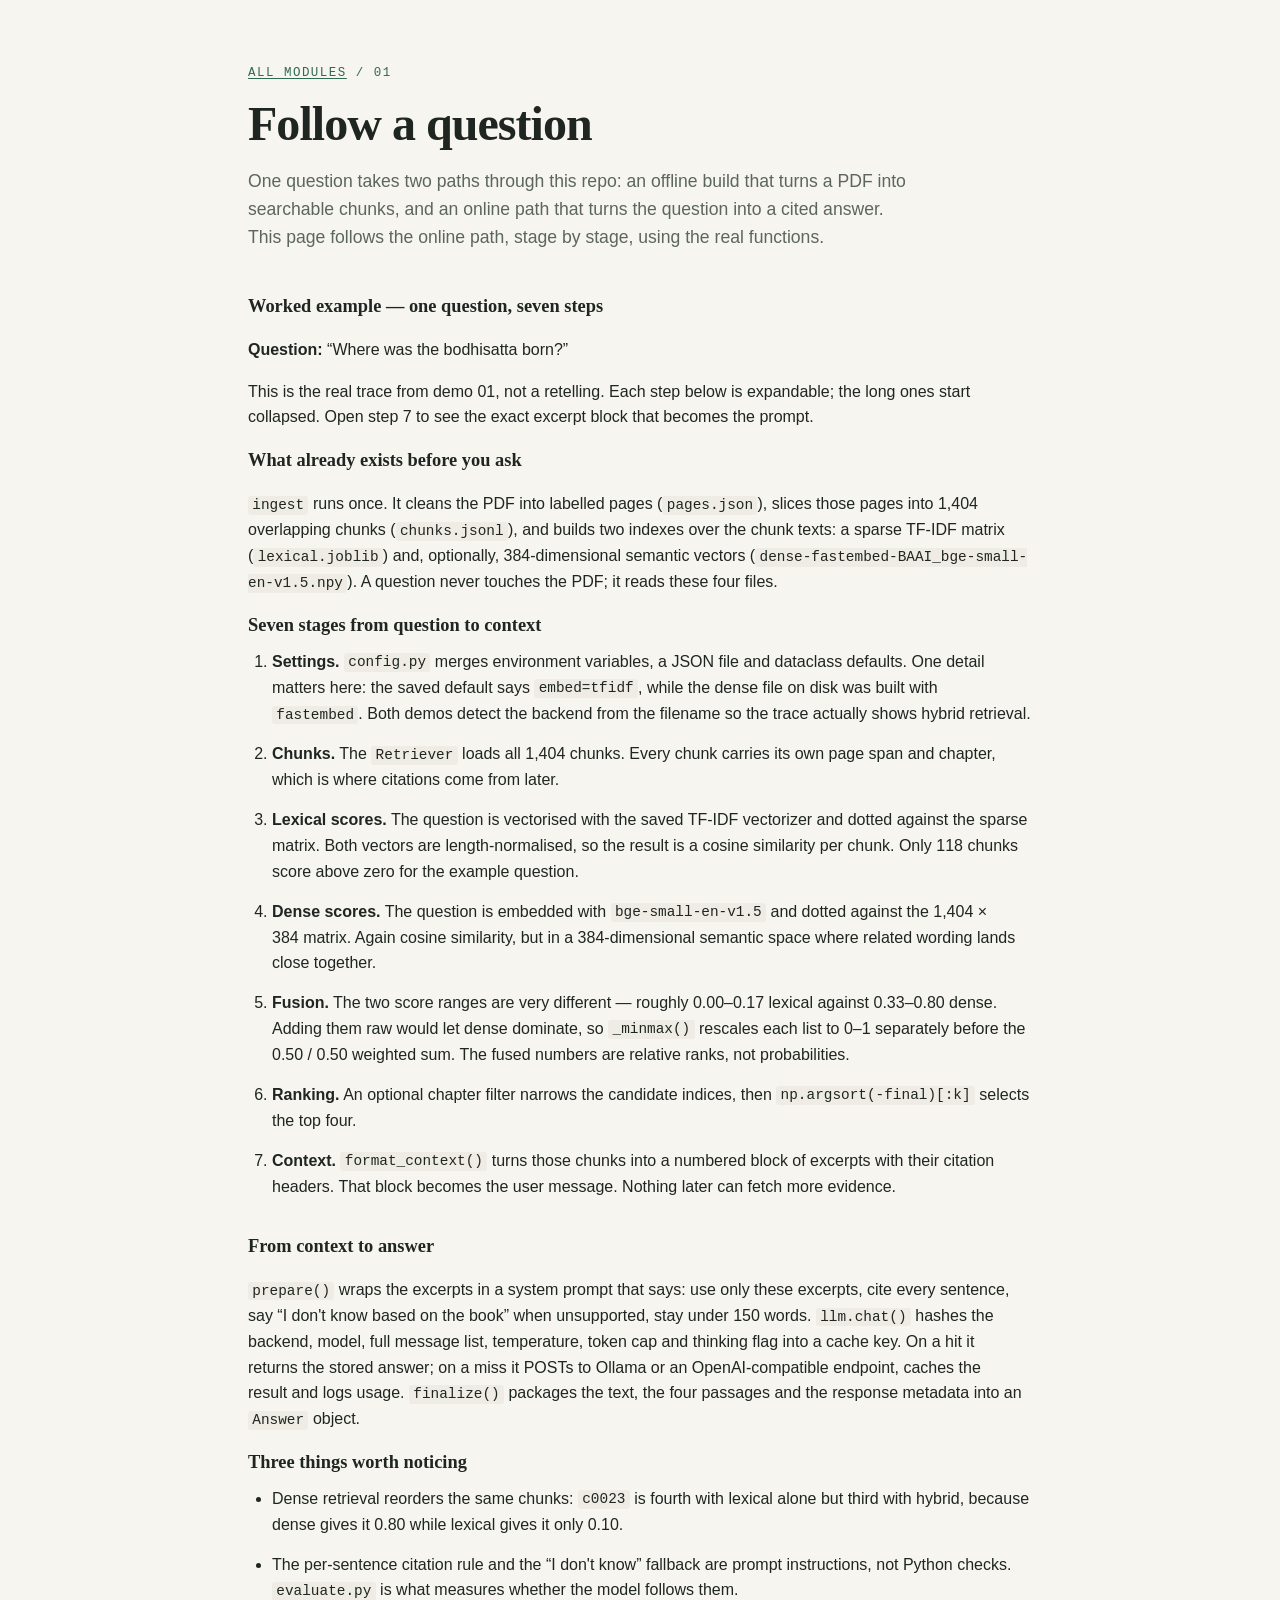
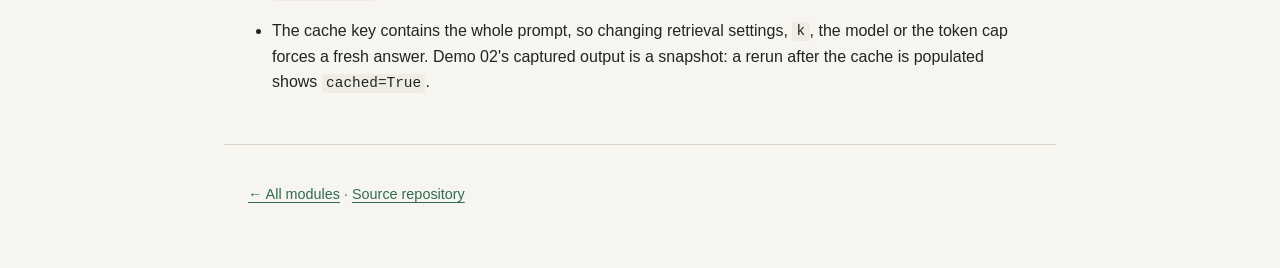
<file: site/01-flow.html>
<!DOCTYPE html>
<html lang="en">
<head>
  <meta charset="utf-8">
  <meta name="viewport" content="width=device-width, initial-scale=1">
  <title>01 — Follow a question · edu_RAG</title>
  <link rel="stylesheet" href="style.css">
</head>
<body>
  <header class="masthead">
    <p class="eyebrow"><a href="index.html">All modules</a> / 01</p>
    <h1>Follow a question</h1>
    <p class="lede">One question takes two paths through this repo: an offline build that turns a PDF into searchable chunks, and an online path that turns the question into a cited answer. This page follows the online path, stage by stage, using the real functions.</p>
  </header>

  <main>
    <section class="demo-intro">
      <h2 class="section-title">Worked example — one question, seven steps</h2>
      <p><strong>Question:</strong> “Where was the bodhisatta born?”</p>
      <p>This is the real trace from demo 01, not a retelling. Each step below is expandable; the long ones start collapsed. Open step 7 to see the exact excerpt block that becomes the prompt.</p>
    </section>
    <!--demo:01_trace_question-->

    <h2 class="section-title">What already exists before you ask</h2>
    <p><code>ingest</code> runs once. It cleans the PDF into labelled pages (<code>pages.json</code>), slices those pages into 1,404 overlapping chunks (<code>chunks.jsonl</code>), and builds two indexes over the chunk texts: a sparse TF-IDF matrix (<code>lexical.joblib</code>) and, optionally, 384-dimensional semantic vectors (<code>dense-fastembed-BAAI_bge-small-en-v1.5.npy</code>). A question never touches the PDF; it reads these four files.</p>

    <h2 class="section-title">Seven stages from question to context</h2>
    <ol class="stages">
      <li><strong>Settings.</strong> <code>config.py</code> merges environment variables, a JSON file and dataclass defaults. One detail matters here: the saved default says <code>embed=tfidf</code>, while the dense file on disk was built with <code>fastembed</code>. Both demos detect the backend from the filename so the trace actually shows hybrid retrieval.</li>
      <li><strong>Chunks.</strong> The <code>Retriever</code> loads all 1,404 chunks. Every chunk carries its own page span and chapter, which is where citations come from later.</li>
      <li><strong>Lexical scores.</strong> The question is vectorised with the saved TF-IDF vectorizer and dotted against the sparse matrix. Both vectors are length-normalised, so the result is a cosine similarity per chunk. Only 118 chunks score above zero for the example question.</li>
      <li><strong>Dense scores.</strong> The question is embedded with <code>bge-small-en-v1.5</code> and dotted against the 1,404 × 384 matrix. Again cosine similarity, but in a 384-dimensional semantic space where related wording lands close together.</li>
      <li><strong>Fusion.</strong> The two score ranges are very different — roughly 0.00–0.17 lexical against 0.33–0.80 dense. Adding them raw would let dense dominate, so <code>_minmax()</code> rescales each list to 0–1 separately before the 0.50 / 0.50 weighted sum. The fused numbers are relative ranks, not probabilities.</li>
      <li><strong>Ranking.</strong> An optional chapter filter narrows the candidate indices, then <code>np.argsort(-final)[:k]</code> selects the top four.</li>
      <li><strong>Context.</strong> <code>format_context()</code> turns those chunks into a numbered block of excerpts with their citation headers. That block becomes the user message. Nothing later can fetch more evidence.</li>
    </ol>

    <section class="demo-intro">
      <h2 class="section-title">From context to answer</h2>
      <p><code>prepare()</code> wraps the excerpts in a system prompt that says: use only these excerpts, cite every sentence, say “I don't know based on the book” when unsupported, stay under 150 words. <code>llm.chat()</code> hashes the backend, model, full message list, temperature, token cap and thinking flag into a cache key. On a hit it returns the stored answer; on a miss it POSTs to Ollama or an OpenAI-compatible endpoint, caches the result and logs usage. <code>finalize()</code> packages the text, the four passages and the response metadata into an <code>Answer</code> object.</p>
    </section>
    <!--demo:02_full_flow-->

    <h2 class="section-title">Three things worth noticing</h2>
    <ul class="observations">
      <li>Dense retrieval reorders the same chunks: <code>c0023</code> is fourth with lexical alone but third with hybrid, because dense gives it 0.80 while lexical gives it only 0.10.</li>
      <li>The per-sentence citation rule and the “I don't know” fallback are prompt instructions, not Python checks. <code>evaluate.py</code> is what measures whether the model follows them.</li>
      <li>The cache key contains the whole prompt, so changing retrieval settings, <code>k</code>, the model or the token cap forces a fresh answer. Demo 02's captured output is a snapshot: a rerun after the cache is populated shows <code>cached=True</code>.</li>
    </ul>
  </main>

  <footer class="footer">
    <p><a href="index.html">← All modules</a> · <a href="https://github.com/Santhust/edu_RAG">Source repository</a></p>
  </footer>
</body>
</html>
</file>
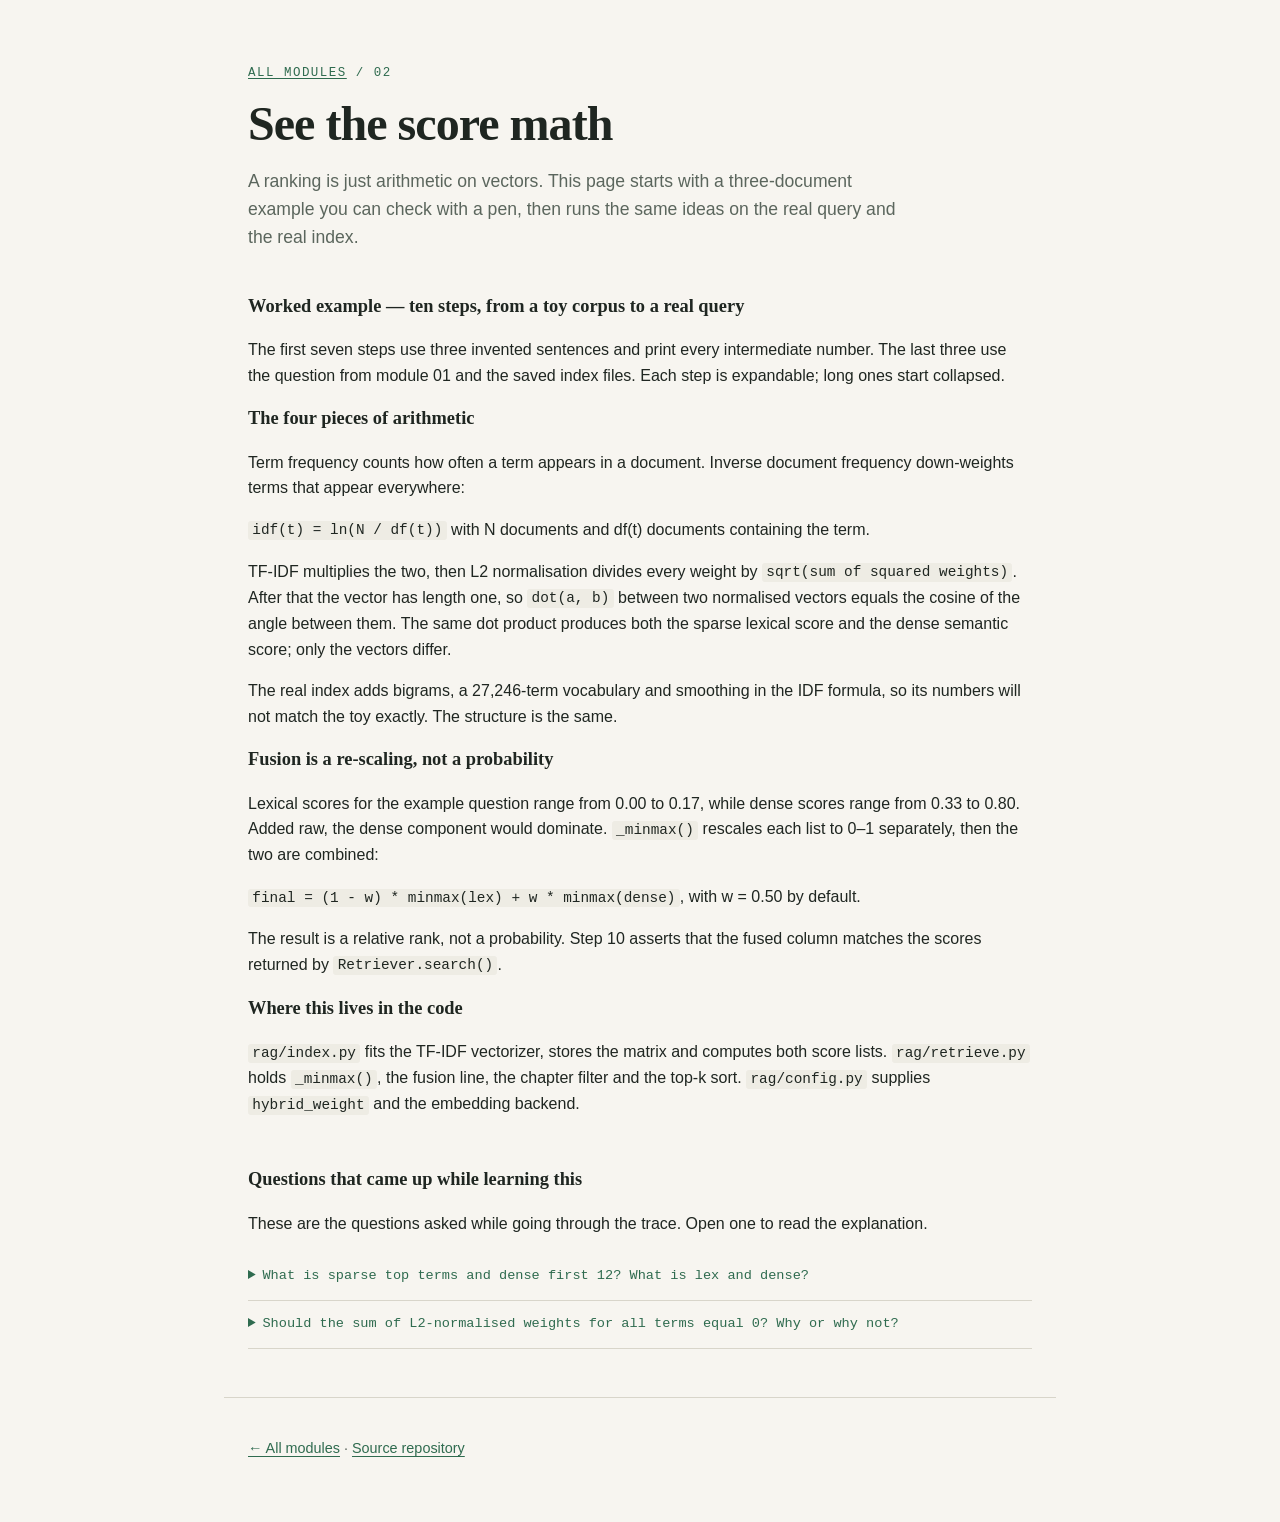
<file: site/02-math.html>
<!DOCTYPE html>
<html lang="en">
<head>
  <meta charset="utf-8">
  <meta name="viewport" content="width=device-width, initial-scale=1">
  <title>02 — See the score math · edu_RAG</title>
  <link rel="stylesheet" href="style.css">
</head>
<body>
  <header class="masthead">
    <p class="eyebrow"><a href="index.html">All modules</a> / 02</p>
    <h1>See the score math</h1>
    <p class="lede">A ranking is just arithmetic on vectors. This page starts with a three-document example you can check with a pen, then runs the same ideas on the real query and the real index.</p>
  </header>

  <main>
    <section class="demo-intro">
      <h2 class="section-title">Worked example — ten steps, from a toy corpus to a real query</h2>
      <p>The first seven steps use three invented sentences and print every intermediate number. The last three use the question from module 01 and the saved index files. Each step is expandable; long ones start collapsed.</p>
    </section>
    <!--demo:03_score_math-->

    <h2 class="section-title">The four pieces of arithmetic</h2>
    <p>Term frequency counts how often a term appears in a document. Inverse document frequency down-weights terms that appear everywhere:</p>
    <p><code>idf(t) = ln(N / df(t))</code> with N documents and df(t) documents containing the term.</p>
    <p>TF-IDF multiplies the two, then L2 normalisation divides every weight by <code>sqrt(sum of squared weights)</code>. After that the vector has length one, so <code>dot(a, b)</code> between two normalised vectors equals the cosine of the angle between them. The same dot product produces both the sparse lexical score and the dense semantic score; only the vectors differ.</p>
    <p>The real index adds bigrams, a 27,246-term vocabulary and smoothing in the IDF formula, so its numbers will not match the toy exactly. The structure is the same.</p>

    <h2 class="section-title">Fusion is a re-scaling, not a probability</h2>
    <p>Lexical scores for the example question range from 0.00 to 0.17, while dense scores range from 0.33 to 0.80. Added raw, the dense component would dominate. <code>_minmax()</code> rescales each list to 0–1 separately, then the two are combined:</p>
    <p><code>final = (1 - w) * minmax(lex) + w * minmax(dense)</code>, with w = 0.50 by default.</p>
    <p>The result is a relative rank, not a probability. Step 10 asserts that the fused column matches the scores returned by <code>Retriever.search()</code>.</p>

    <h2 class="section-title">Where this lives in the code</h2>
    <p><code>rag/index.py</code> fits the TF-IDF vectorizer, stores the matrix and computes both score lists. <code>rag/retrieve.py</code> holds <code>_minmax()</code>, the fusion line, the chapter filter and the top-k sort. <code>rag/config.py</code> supplies <code>hybrid_weight</code> and the embedding backend.</p>

    <section class="qa">
      <h2 class="section-title">Questions that came up while learning this</h2>
      <p>These are the questions asked while going through the trace. Open one to read the explanation.</p>

      <details class="trace-step">
        <summary>What is sparse top terms and dense first 12? What is lex and dense?</summary>
        <p>A TF-IDF vector has one slot per vocabulary term — 27,246 here — and almost every slot is zero for a given chunk. Printing all of them would be useless, so step 9 prints only the largest non-zero entries, with the exact word or bigram and its L2-normalised weight. Those are words actually present in the chunk.</p>
        <p>A dense embedding has 384 slots, nearly all non-zero, and no slot corresponds to a word. The first 12 coordinates are just a sample of those learned, mixed-sign values; they are not individually interpretable. Full vectors are the subject of module 03.</p>
        <p><strong>lex</strong> is cosine similarity between the normalised query TF-IDF vector and the normalised chunk TF-IDF vector — high when the wording overlaps. The query has only three non-zero features: <code>bodhisatta</code> 0.47, <code>bodhisatta born</code> 0.78 and <code>born</code> 0.42. <strong>dense</strong> is cosine similarity between the 384-dimensional query and chunk embeddings — high when the meanings are close. Chunk c0023 scores lex 0.10 but dense 0.80: it names the Sakya family and Kapilavatthu rather than repeating the question, yet the embedding recognises it as the passage about the birthplace. Fusion exists to combine those two signals.</p>
      </details>

      <details class="trace-step">
        <summary>Should the sum of L2-normalised weights for all terms equal 0? Why or why not?</summary>
        <p>No. L2 normalisation divides each value by the vector's length, <code>sqrt(sum of squared values)</code>. The guaranteed result is that the sum of <em>squares</em> equals 1. The plain sum is unconstrained.</p>
        <p>For the toy query, <code>wept=0.94</code> and <code>prince=0.35</code>: the squares sum to about 1.01 (rounding), while the plain sum is 1.29. Both are fine. TF-IDF weights are never negative, so their plain sum cannot be zero unless every weight is zero. Dense coordinates can be negative and may roughly cancel, but zero-sum is not enforced; forcing it would be mean-centering, a different operation used before PCA for example.</p>
        <p>Unit length matters because it makes the dot product a cosine similarity. That works for all-positive TF-IDF vectors and for mixed-sign embeddings alike, and a zero-sum rule would discard information without helping the calculation.</p>
      </details>
    </section>
  </main>

  <footer class="footer">
    <p><a href="index.html">← All modules</a> · <a href="https://github.com/Santhust/edu_RAG">Source repository</a></p>
  </footer>
</body>
</html>
</file>
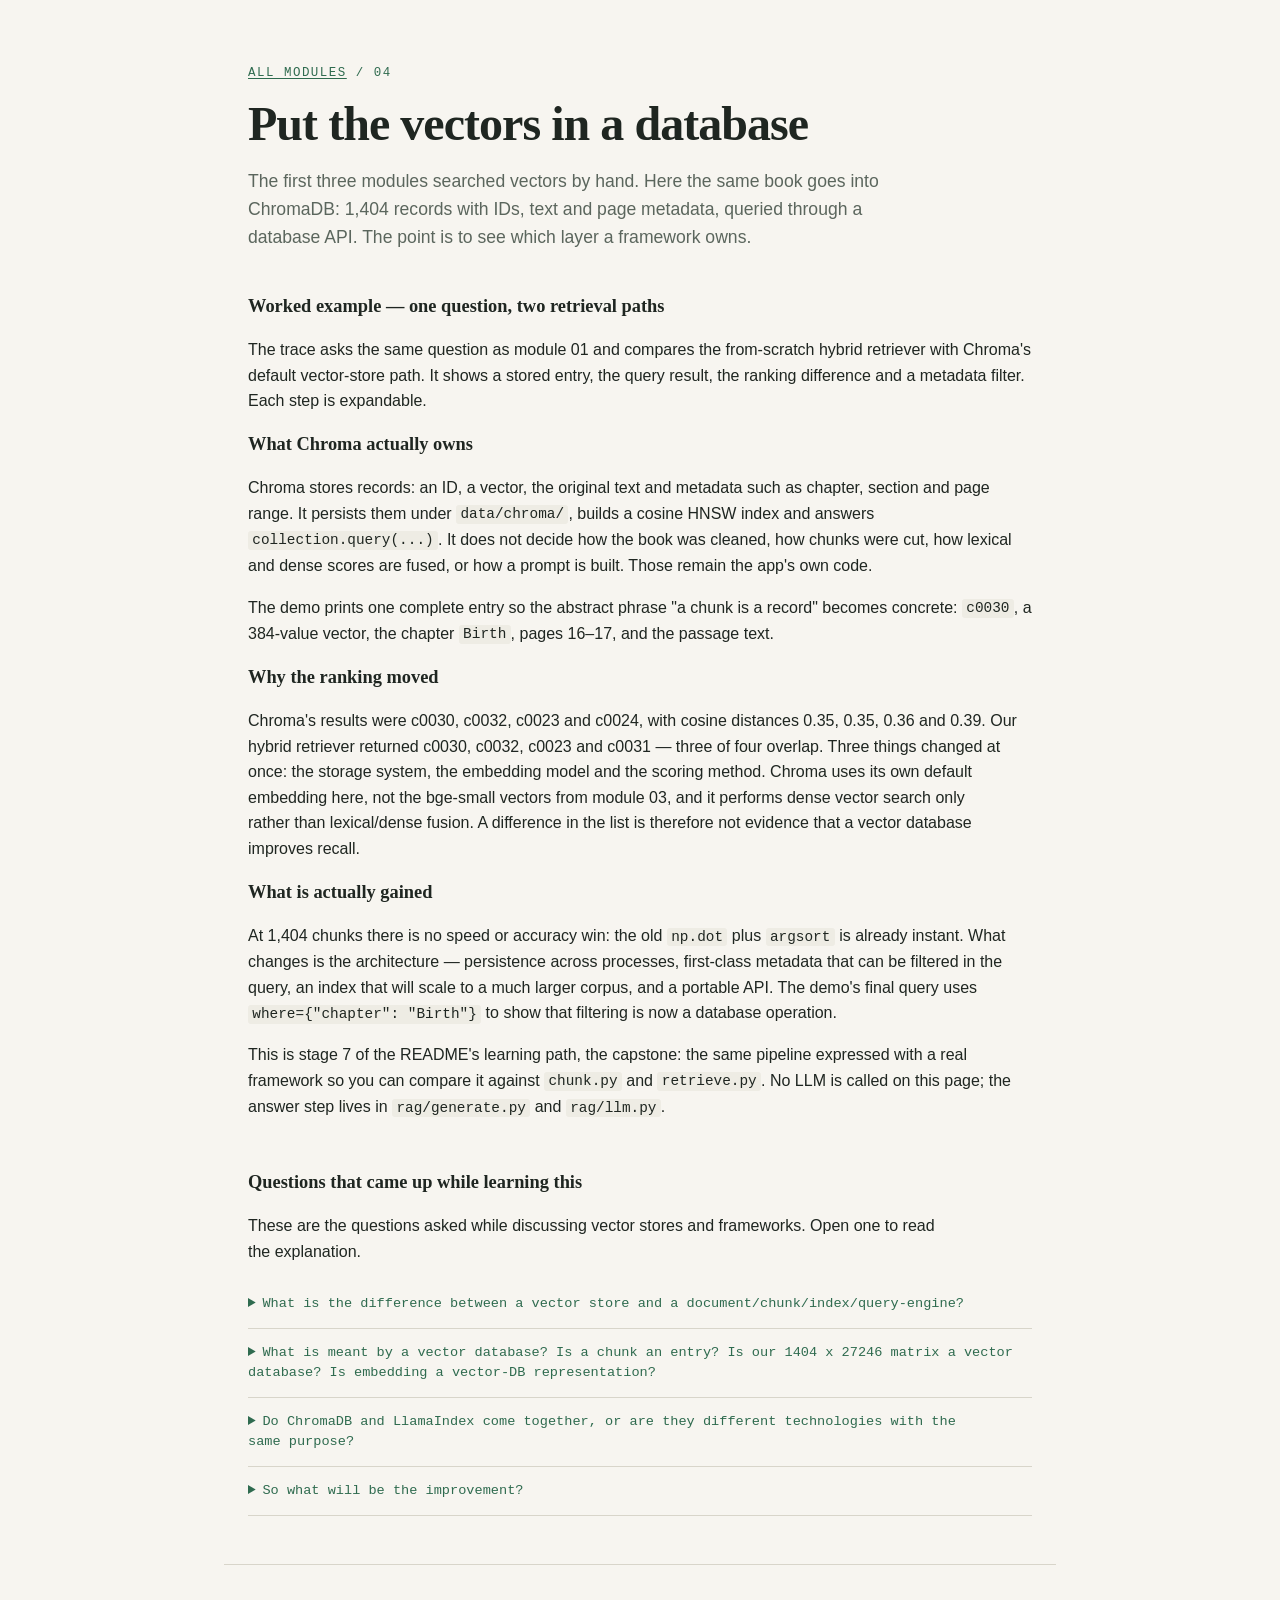
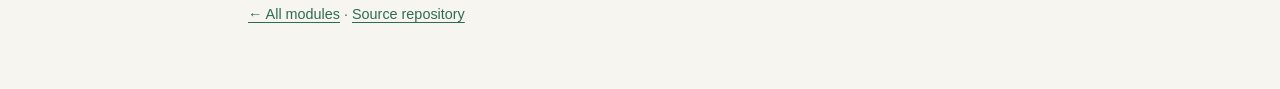
<file: site/04-vector-store.html>
<!DOCTYPE html>
<html lang="en">
<head>
  <meta charset="utf-8">
  <meta name="viewport" content="width=device-width, initial-scale=1">
  <title>04 — Put the vectors in a database · edu_RAG</title>
  <link rel="stylesheet" href="style.css">
</head>
<body>
  <header class="masthead">
    <p class="eyebrow"><a href="index.html">All modules</a> / 04</p>
    <h1>Put the vectors in a database</h1>
    <p class="lede">The first three modules searched vectors by hand. Here the same book goes into ChromaDB: 1,404 records with IDs, text and page metadata, queried through a database API. The point is to see which layer a framework owns.</p>
  </header>

  <main>
    <section class="demo-intro">
      <h2 class="section-title">Worked example — one question, two retrieval paths</h2>
      <p>The trace asks the same question as module 01 and compares the from-scratch hybrid retriever with Chroma's default vector-store path. It shows a stored entry, the query result, the ranking difference and a metadata filter. Each step is expandable.</p>
    </section>
    <!--demo:05_chroma_store-->

    <h2 class="section-title">What Chroma actually owns</h2>
    <p>Chroma stores records: an ID, a vector, the original text and metadata such as chapter, section and page range. It persists them under <code>data/chroma/</code>, builds a cosine HNSW index and answers <code>collection.query(...)</code>. It does not decide how the book was cleaned, how chunks were cut, how lexical and dense scores are fused, or how a prompt is built. Those remain the app's own code.</p>
    <p>The demo prints one complete entry so the abstract phrase "a chunk is a record" becomes concrete: <code>c0030</code>, a 384-value vector, the chapter <code>Birth</code>, pages 16–17, and the passage text.</p>

    <h2 class="section-title">Why the ranking moved</h2>
    <p>Chroma's results were c0030, c0032, c0023 and c0024, with cosine distances 0.35, 0.35, 0.36 and 0.39. Our hybrid retriever returned c0030, c0032, c0023 and c0031 — three of four overlap. Three things changed at once: the storage system, the embedding model and the scoring method. Chroma uses its own default embedding here, not the bge-small vectors from module 03, and it performs dense vector search only rather than lexical/dense fusion. A difference in the list is therefore not evidence that a vector database improves recall.</p>

    <h2 class="section-title">What is actually gained</h2>
    <p>At 1,404 chunks there is no speed or accuracy win: the old <code>np.dot</code> plus <code>argsort</code> is already instant. What changes is the architecture — persistence across processes, first-class metadata that can be filtered in the query, an index that will scale to a much larger corpus, and a portable API. The demo's final query uses <code>where={"chapter": "Birth"}</code> to show that filtering is now a database operation.</p>
    <p>This is stage 7 of the README's learning path, the capstone: the same pipeline expressed with a real framework so you can compare it against <code>chunk.py</code> and <code>retrieve.py</code>. No LLM is called on this page; the answer step lives in <code>rag/generate.py</code> and <code>rag/llm.py</code>.</p>

    <section class="qa">
      <h2 class="section-title">Questions that came up while learning this</h2>
      <p>These are the questions asked while discussing vector stores and frameworks. Open one to read the explanation.</p>

      <details class="trace-step">
        <summary>What is the difference between a vector store and a document/chunk/index/query-engine?</summary>
        <p>A vector store is one component: records of <code>id + vector + text + metadata</code> that answer "give me the k nearest vectors". In <code>rag/capstone.py:30-50</code> a Chroma collection does exactly that, and this demo uses the same calls.</p>
        <p>Document, chunk, index and query-engine are the pipeline vocabulary of a framework such as LlamaIndex. A Document or Node wraps a chunk with metadata; an Index builds a searchable structure over those nodes; a QueryEngine takes a question, retrieves, builds a prompt, calls an LLM and returns an answer with sources (<code>capstone.py:106-122</code>). The vector store is a part; the query engine is the end-to-end workflow that may use one.</p>
      </details>

      <details class="trace-step">
        <summary>What is meant by a vector database? Is a chunk an entry? Is our 1404 x 27246 matrix a vector database? Is embedding a vector-DB representation?</summary>
        <p>A vector database persists vectors with metadata and does nearest-neighbour search, usually with an ANN index and a query API. One chunk can be one record. Here <code>c0030</code> carries its vector, text, chapter, section and page range — step 3 of the trace prints that record.</p>
        <p><code>lexical.joblib</code> (1404 × 27,246) and <code>dense-*.npy</code> (1404 × 384) are vector representations — the data a vector DB would store — but they are not a database: no named records, metadata store, ANN index or query layer. Search there is hand-written dot product and argsort. Embedding produces coordinates suitable for a vector database; the database is the system around them. The book is represented by the collection of chunk vectors, not one book vector.</p>
      </details>

      <details class="trace-step">
        <summary>Do ChromaDB and LlamaIndex come together, or are they different technologies with the same purpose?</summary>
        <p>Different layers. Chroma is a vector database: storage and similarity search, stopping at retrieval. LlamaIndex is an orchestration framework: documents, nodes, index, query engine and LLM wiring, and it can use many vector stores.</p>
        <p>In <code>rag/capstone.py</code> they are two separate demos. <code>chroma_demo()</code> uses Chroma alone with no LLM; <code>llamaindex_demo()</code> uses LlamaIndex with its default in-memory store plus Ollama, with no Chroma. They could be combined by giving LlamaIndex a Chroma-backed vector store, but that is not what the current code does. Analogy: catalogue and shelves versus librarian and reading desk.</p>
      </details>

      <details class="trace-step">
        <summary>So what will be the improvement?</summary>
        <p>At 1,404 chunks, none in accuracy. With the same vectors and cosine distance the top-k results are effectively identical, and brute-force dot product is already instant. The real gains are structural: persistence in <code>data/chroma/</code>, first-class records with metadata and filters, an HNSW index that scales beyond this small corpus, and a portable API.</p>
        <p>Nothing here improves recall, MRR, citation rate or groundedness — those come from chunking, the embedding model, fusion, the prompt and the LLM. A vector store is plumbing around the vectors. This demo also uses Chroma's own default embedding rather than bge-small, so differences in the ranking come from the model swap as well as the store.</p>
      </details>
    </section>
  </main>

  <footer class="footer">
    <p><a href="index.html">← All modules</a> · <a href="https://github.com/Santhust/edu_RAG">Source repository</a></p>
  </footer>
</body>
</html>
</file>
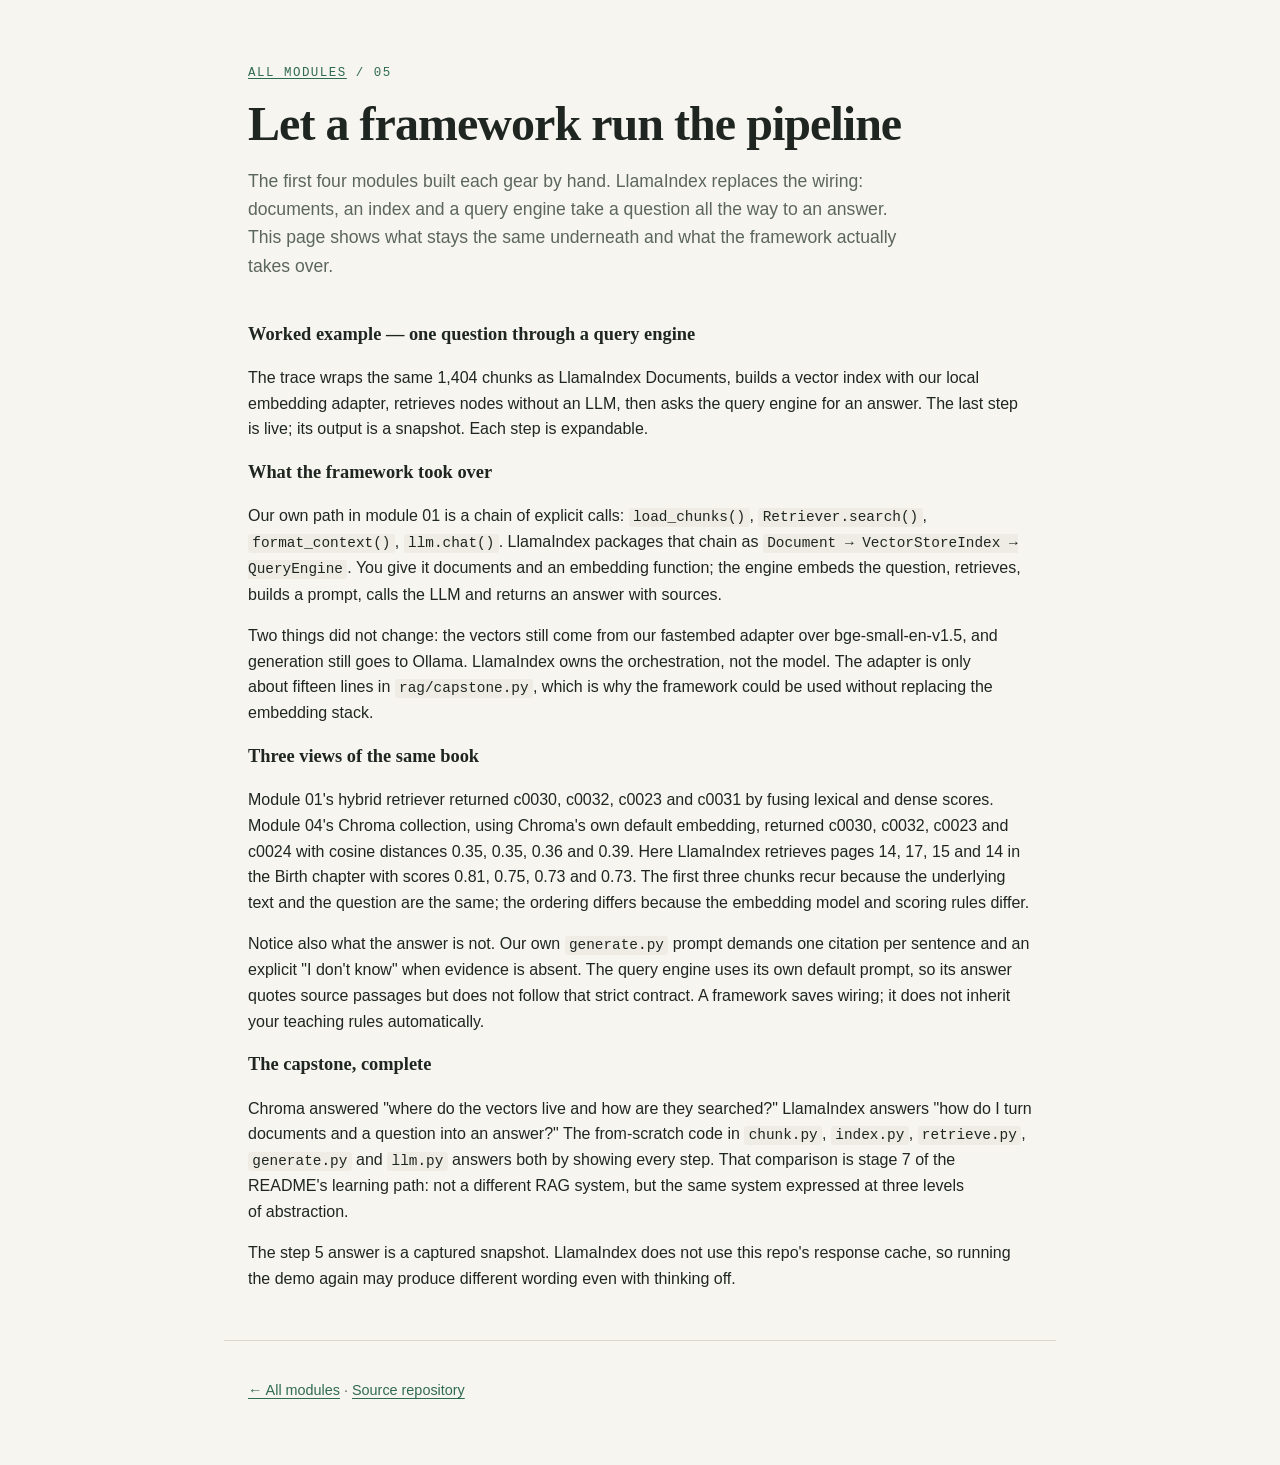
<file: site/05-llamaindex.html>
<!DOCTYPE html>
<html lang="en">
<head>
  <meta charset="utf-8">
  <meta name="viewport" content="width=device-width, initial-scale=1">
  <title>05 — Let a framework run the pipeline · edu_RAG</title>
  <link rel="stylesheet" href="style.css">
</head>
<body>
  <header class="masthead">
    <p class="eyebrow"><a href="index.html">All modules</a> / 05</p>
    <h1>Let a framework run the pipeline</h1>
    <p class="lede">The first four modules built each gear by hand. LlamaIndex replaces the wiring: documents, an index and a query engine take a question all the way to an answer. This page shows what stays the same underneath and what the framework actually takes over.</p>
  </header>

  <main>
    <section class="demo-intro">
      <h2 class="section-title">Worked example — one question through a query engine</h2>
      <p>The trace wraps the same 1,404 chunks as LlamaIndex Documents, builds a vector index with our local embedding adapter, retrieves nodes without an LLM, then asks the query engine for an answer. The last step is live; its output is a snapshot. Each step is expandable.</p>
    </section>
    <!--demo:06_llamaindex_engine-->

    <h2 class="section-title">What the framework took over</h2>
    <p>Our own path in module 01 is a chain of explicit calls: <code>load_chunks()</code>, <code>Retriever.search()</code>, <code>format_context()</code>, <code>llm.chat()</code>. LlamaIndex packages that chain as <code>Document → VectorStoreIndex → QueryEngine</code>. You give it documents and an embedding function; the engine embeds the question, retrieves, builds a prompt, calls the LLM and returns an answer with sources.</p>
    <p>Two things did not change: the vectors still come from our fastembed adapter over bge-small-en-v1.5, and generation still goes to Ollama. LlamaIndex owns the orchestration, not the model. The adapter is only about fifteen lines in <code>rag/capstone.py</code>, which is why the framework could be used without replacing the embedding stack.</p>

    <h2 class="section-title">Three views of the same book</h2>
    <p>Module 01's hybrid retriever returned c0030, c0032, c0023 and c0031 by fusing lexical and dense scores. Module 04's Chroma collection, using Chroma's own default embedding, returned c0030, c0032, c0023 and c0024 with cosine distances 0.35, 0.35, 0.36 and 0.39. Here LlamaIndex retrieves pages 14, 17, 15 and 14 in the Birth chapter with scores 0.81, 0.75, 0.73 and 0.73. The first three chunks recur because the underlying text and the question are the same; the ordering differs because the embedding model and scoring rules differ.</p>
    <p>Notice also what the answer is not. Our own <code>generate.py</code> prompt demands one citation per sentence and an explicit "I don't know" when evidence is absent. The query engine uses its own default prompt, so its answer quotes source passages but does not follow that strict contract. A framework saves wiring; it does not inherit your teaching rules automatically.</p>

    <h2 class="section-title">The capstone, complete</h2>
    <p>Chroma answered "where do the vectors live and how are they searched?" LlamaIndex answers "how do I turn documents and a question into an answer?" The from-scratch code in <code>chunk.py</code>, <code>index.py</code>, <code>retrieve.py</code>, <code>generate.py</code> and <code>llm.py</code> answers both by showing every step. That comparison is stage 7 of the README's learning path: not a different RAG system, but the same system expressed at three levels of abstraction.</p>
    <p>The step 5 answer is a captured snapshot. LlamaIndex does not use this repo's response cache, so running the demo again may produce different wording even with thinking off.</p>
  </main>

  <footer class="footer">
    <p><a href="index.html">← All modules</a> · <a href="https://github.com/Santhust/edu_RAG">Source repository</a></p>
  </footer>
</body>
</html>
</file>
<file: docs/style.css>
:root {
  --bg: #f7f5f0;
  --ink: #1f2621;
  --muted: #5b665d;
  --line: #d8d5ca;
  --panel: #eeece4;
  --accent: #2f6b4f;
  --serif: "Iowan Old Style", "Palatino Linotype", Georgia, serif;
  --sans: -apple-system, BlinkMacSystemFont, "Segoe UI", sans-serif;
  --mono: "SFMono-Regular", Consolas, "Liberation Mono", monospace;
}

* { box-sizing: border-box; }

body {
  margin: 0;
  background: var(--bg);
  color: var(--ink);
  font-family: var(--sans);
  font-size: 1rem;
  line-height: 1.6;
  text-wrap: pretty;
}

.masthead, main, .footer {
  max-width: 52rem;
  margin: 0 auto;
  padding: 0 1.5rem;
}

.masthead { padding-top: 4rem; padding-bottom: 2.5rem; }

.eyebrow {
  margin: 0 0 0.75rem;
  font-family: var(--mono);
  font-size: 0.78rem;
  letter-spacing: 0.12em;
  text-transform: uppercase;
  color: var(--accent);
}

h1 {
  margin: 0 0 1rem;
  font-family: var(--serif);
  font-weight: 600;
  font-size: clamp(2rem, 5vw, 3rem);
  line-height: 1.15;
  letter-spacing: -0.02em;
}

.lede {
  margin: 0;
  max-width: 42rem;
  font-size: 1.1rem;
  color: var(--muted);
}

.section-title {
  margin: 0 0 0.5rem;
  font-family: var(--serif);
  font-size: 1.15rem;
  font-weight: 600;
}

.modules { list-style: none; margin: 0; padding: 0; }

.module {
  display: grid;
  grid-template-columns: 3rem 1fr;
  gap: 1rem;
  padding: 1.5rem 0;
  border-top: 1px solid var(--line);
}
.module:last-child { border-bottom: 1px solid var(--line); }

.module-number {
  font-family: var(--mono);
  font-size: 1.4rem;
  color: var(--accent);
  padding-top: 0.15rem;
}

.module-body h3 {
  margin: 0 0 0.35rem;
  font-family: var(--serif);
  font-size: 1.35rem;
  font-weight: 600;
}
.module-body p { margin: 0 0 0.6rem; }
.module-meta {
  font-family: var(--mono);
  font-size: 0.8rem;
  color: var(--muted);
}

a { color: var(--accent); text-underline-offset: 0.18em; }
a:hover { text-decoration-thickness: 2px; }
a:focus-visible { outline: 2px solid var(--accent); outline-offset: 3px; }

.footer {
  margin-top: 3rem;
  padding-top: 1.5rem;
  padding-bottom: 3rem;
  border-top: 1px solid var(--line);
  color: var(--muted);
  font-size: 0.9rem;
}

pre {
  background: var(--panel);
  border: 1px solid var(--line);
  border-radius: 4px;
  padding: 1rem;
  overflow-x: auto;
  font-family: var(--mono);
  font-size: 0.85rem;
  line-height: 1.5;
}

.qa { margin: 3rem 0; }
.qa summary { line-height: 1.5; }
.qa .trace-step { padding: 0.35rem 0; }

table {
  border-collapse: collapse;
  width: 100%;
  margin: 1.5rem 0;
  font-size: 0.95rem;
}
th, td {
  text-align: left;
  padding: 0.5rem 0.75rem;
  border-bottom: 1px solid var(--line);
}
th { font-weight: 600; }
th:not(:first-child), td:not(:first-child) {
  text-align: right;
  font-variant-numeric: tabular-nums;
}

figure { margin: 2rem 0; }
figure img {
  display: block;
  max-width: 100%;
  height: auto;
  border: 1px solid var(--line);
  border-radius: 4px;
}
figcaption { margin-top: 0.5rem; font-size: 0.85rem; color: var(--muted); }

.demo-source { margin: 0 0 1.25rem; }
.demo-source summary, .trace-step summary {
  cursor: pointer;
  padding: 0.5rem 0;
  font-family: var(--mono);
  font-size: 0.85rem;
  color: var(--accent);
}
.demo-source summary:hover, .trace-step summary:hover { text-decoration: underline; }
.demo-source summary:focus-visible, .trace-step summary:focus-visible {
  outline: 2px solid var(--accent);
  outline-offset: 3px;
}
pre code .tok-keyword { color: #8b3a62; font-weight: 600; }
pre code .tok-string { color: #6b4e00; }
pre code .tok-comment { color: #616b62; font-style: italic; }
pre code .tok-number { color: #a24a2b; }
pre code .tok-builtin { color: #285f8a; }
pre code .tok-def { color: #6b3fa0; font-weight: 600; }

.trace-step { border-bottom: 1px solid var(--line); }
.trace-step pre { margin: 0.25rem 0 1rem; }

.stages, .observations { margin: 0 0 2rem; padding-left: 1.5rem; }
.stages li, .observations li { margin-bottom: 0.9rem; }
.stages strong { font-weight: 600; }

code {
  font-family: var(--mono);
  font-size: 0.9em;
  background: var(--panel);
  padding: 0.1em 0.3em;
  border-radius: 3px;
}

.demo { margin: 2.5rem 0 3rem; }
.demo > h2 {
  margin: 0 0 1rem;
  font-family: var(--mono);
  font-size: 1rem;
  font-weight: 600;
  color: var(--accent);
}
.demo h3 {
  margin: 1.5rem 0 0.5rem;
  font-size: 0.78rem;
  font-family: var(--mono);
  font-weight: 600;
  letter-spacing: 0.1em;
  text-transform: uppercase;
  color: var(--muted);
}
.demo-links { font-size: 0.85rem; color: var(--muted); }

@media (max-width: 40rem) {
  .masthead { padding-top: 2.5rem; }
  .module { grid-template-columns: 1fr; gap: 0.35rem; }
}
</file>
<file: site/style.css>
:root {
  --bg: #f7f5f0;
  --ink: #1f2621;
  --muted: #5b665d;
  --line: #d8d5ca;
  --panel: #eeece4;
  --accent: #2f6b4f;
  --serif: "Iowan Old Style", "Palatino Linotype", Georgia, serif;
  --sans: -apple-system, BlinkMacSystemFont, "Segoe UI", sans-serif;
  --mono: "SFMono-Regular", Consolas, "Liberation Mono", monospace;
}

* { box-sizing: border-box; }

body {
  margin: 0;
  background: var(--bg);
  color: var(--ink);
  font-family: var(--sans);
  font-size: 1rem;
  line-height: 1.6;
  text-wrap: pretty;
}

.masthead, main, .footer {
  max-width: 52rem;
  margin: 0 auto;
  padding: 0 1.5rem;
}

.masthead { padding-top: 4rem; padding-bottom: 2.5rem; }

.eyebrow {
  margin: 0 0 0.75rem;
  font-family: var(--mono);
  font-size: 0.78rem;
  letter-spacing: 0.12em;
  text-transform: uppercase;
  color: var(--accent);
}

h1 {
  margin: 0 0 1rem;
  font-family: var(--serif);
  font-weight: 600;
  font-size: clamp(2rem, 5vw, 3rem);
  line-height: 1.15;
  letter-spacing: -0.02em;
}

.lede {
  margin: 0;
  max-width: 42rem;
  font-size: 1.1rem;
  color: var(--muted);
}

.section-title {
  margin: 0 0 0.5rem;
  font-family: var(--serif);
  font-size: 1.15rem;
  font-weight: 600;
}

.modules { list-style: none; margin: 0; padding: 0; }

.module {
  display: grid;
  grid-template-columns: 3rem 1fr;
  gap: 1rem;
  padding: 1.5rem 0;
  border-top: 1px solid var(--line);
}
.module:last-child { border-bottom: 1px solid var(--line); }

.module-number {
  font-family: var(--mono);
  font-size: 1.4rem;
  color: var(--accent);
  padding-top: 0.15rem;
}

.module-body h3 {
  margin: 0 0 0.35rem;
  font-family: var(--serif);
  font-size: 1.35rem;
  font-weight: 600;
}
.module-body p { margin: 0 0 0.6rem; }
.module-meta {
  font-family: var(--mono);
  font-size: 0.8rem;
  color: var(--muted);
}

a { color: var(--accent); text-underline-offset: 0.18em; }
a:hover { text-decoration-thickness: 2px; }
a:focus-visible { outline: 2px solid var(--accent); outline-offset: 3px; }

.footer {
  margin-top: 3rem;
  padding-top: 1.5rem;
  padding-bottom: 3rem;
  border-top: 1px solid var(--line);
  color: var(--muted);
  font-size: 0.9rem;
}

pre {
  background: var(--panel);
  border: 1px solid var(--line);
  border-radius: 4px;
  padding: 1rem;
  overflow-x: auto;
  font-family: var(--mono);
  font-size: 0.85rem;
  line-height: 1.5;
}

.qa { margin: 3rem 0; }
.qa summary { line-height: 1.5; }
.qa .trace-step { padding: 0.35rem 0; }

table {
  border-collapse: collapse;
  width: 100%;
  margin: 1.5rem 0;
  font-size: 0.95rem;
}
th, td {
  text-align: left;
  padding: 0.5rem 0.75rem;
  border-bottom: 1px solid var(--line);
}
th { font-weight: 600; }
th:not(:first-child), td:not(:first-child) {
  text-align: right;
  font-variant-numeric: tabular-nums;
}

figure { margin: 2rem 0; }
figure img {
  display: block;
  max-width: 100%;
  height: auto;
  border: 1px solid var(--line);
  border-radius: 4px;
}
figcaption { margin-top: 0.5rem; font-size: 0.85rem; color: var(--muted); }

.demo-source { margin: 0 0 1.25rem; }
.demo-source summary, .trace-step summary {
  cursor: pointer;
  padding: 0.5rem 0;
  font-family: var(--mono);
  font-size: 0.85rem;
  color: var(--accent);
}
.demo-source summary:hover, .trace-step summary:hover { text-decoration: underline; }
.demo-source summary:focus-visible, .trace-step summary:focus-visible {
  outline: 2px solid var(--accent);
  outline-offset: 3px;
}
pre code .tok-keyword { color: #8b3a62; font-weight: 600; }
pre code .tok-string { color: #6b4e00; }
pre code .tok-comment { color: #616b62; font-style: italic; }
pre code .tok-number { color: #a24a2b; }
pre code .tok-builtin { color: #285f8a; }
pre code .tok-def { color: #6b3fa0; font-weight: 600; }

.trace-step { border-bottom: 1px solid var(--line); }
.trace-step pre { margin: 0.25rem 0 1rem; }

.stages, .observations { margin: 0 0 2rem; padding-left: 1.5rem; }
.stages li, .observations li { margin-bottom: 0.9rem; }
.stages strong { font-weight: 600; }

code {
  font-family: var(--mono);
  font-size: 0.9em;
  background: var(--panel);
  padding: 0.1em 0.3em;
  border-radius: 3px;
}

.demo { margin: 2.5rem 0 3rem; }
.demo > h2 {
  margin: 0 0 1rem;
  font-family: var(--mono);
  font-size: 1rem;
  font-weight: 600;
  color: var(--accent);
}
.demo h3 {
  margin: 1.5rem 0 0.5rem;
  font-size: 0.78rem;
  font-family: var(--mono);
  font-weight: 600;
  letter-spacing: 0.1em;
  text-transform: uppercase;
  color: var(--muted);
}
.demo-links { font-size: 0.85rem; color: var(--muted); }

@media (max-width: 40rem) {
  .masthead { padding-top: 2.5rem; }
  .module { grid-template-columns: 1fr; gap: 0.35rem; }
}
</file>
